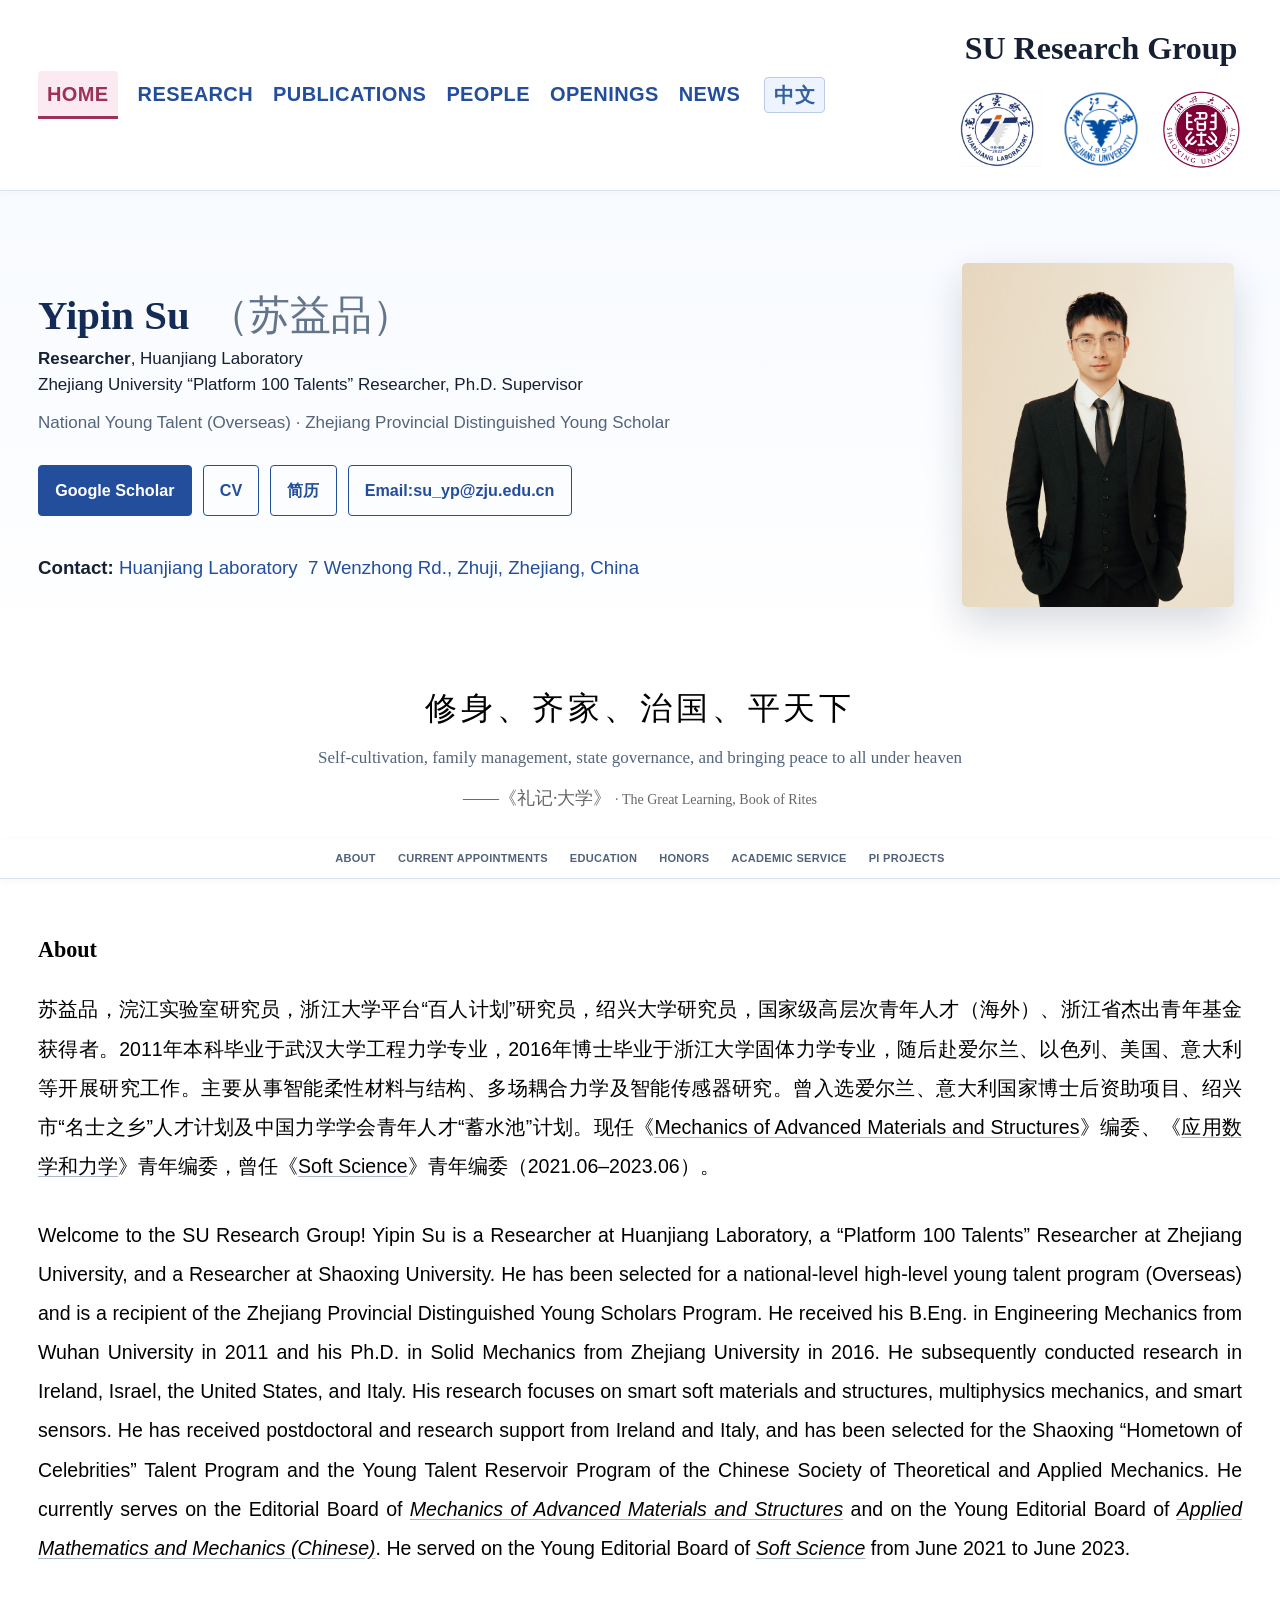
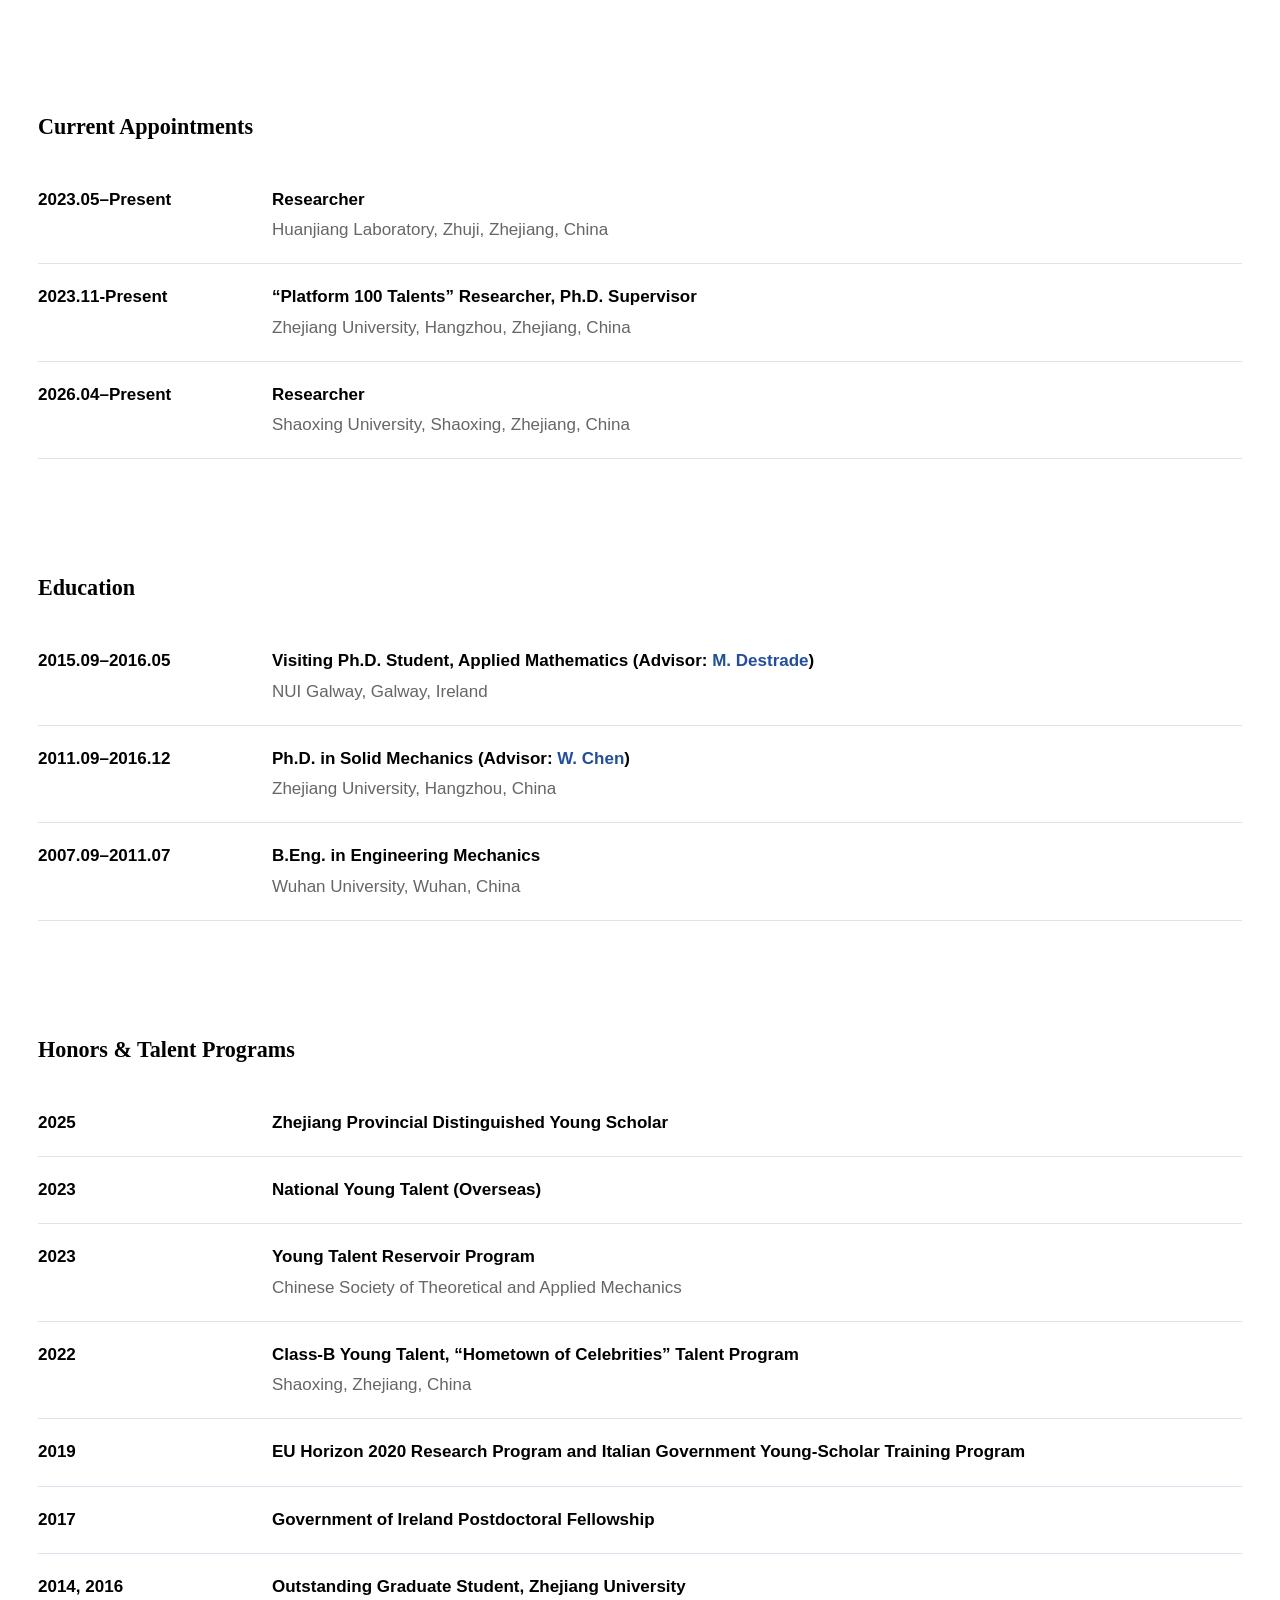
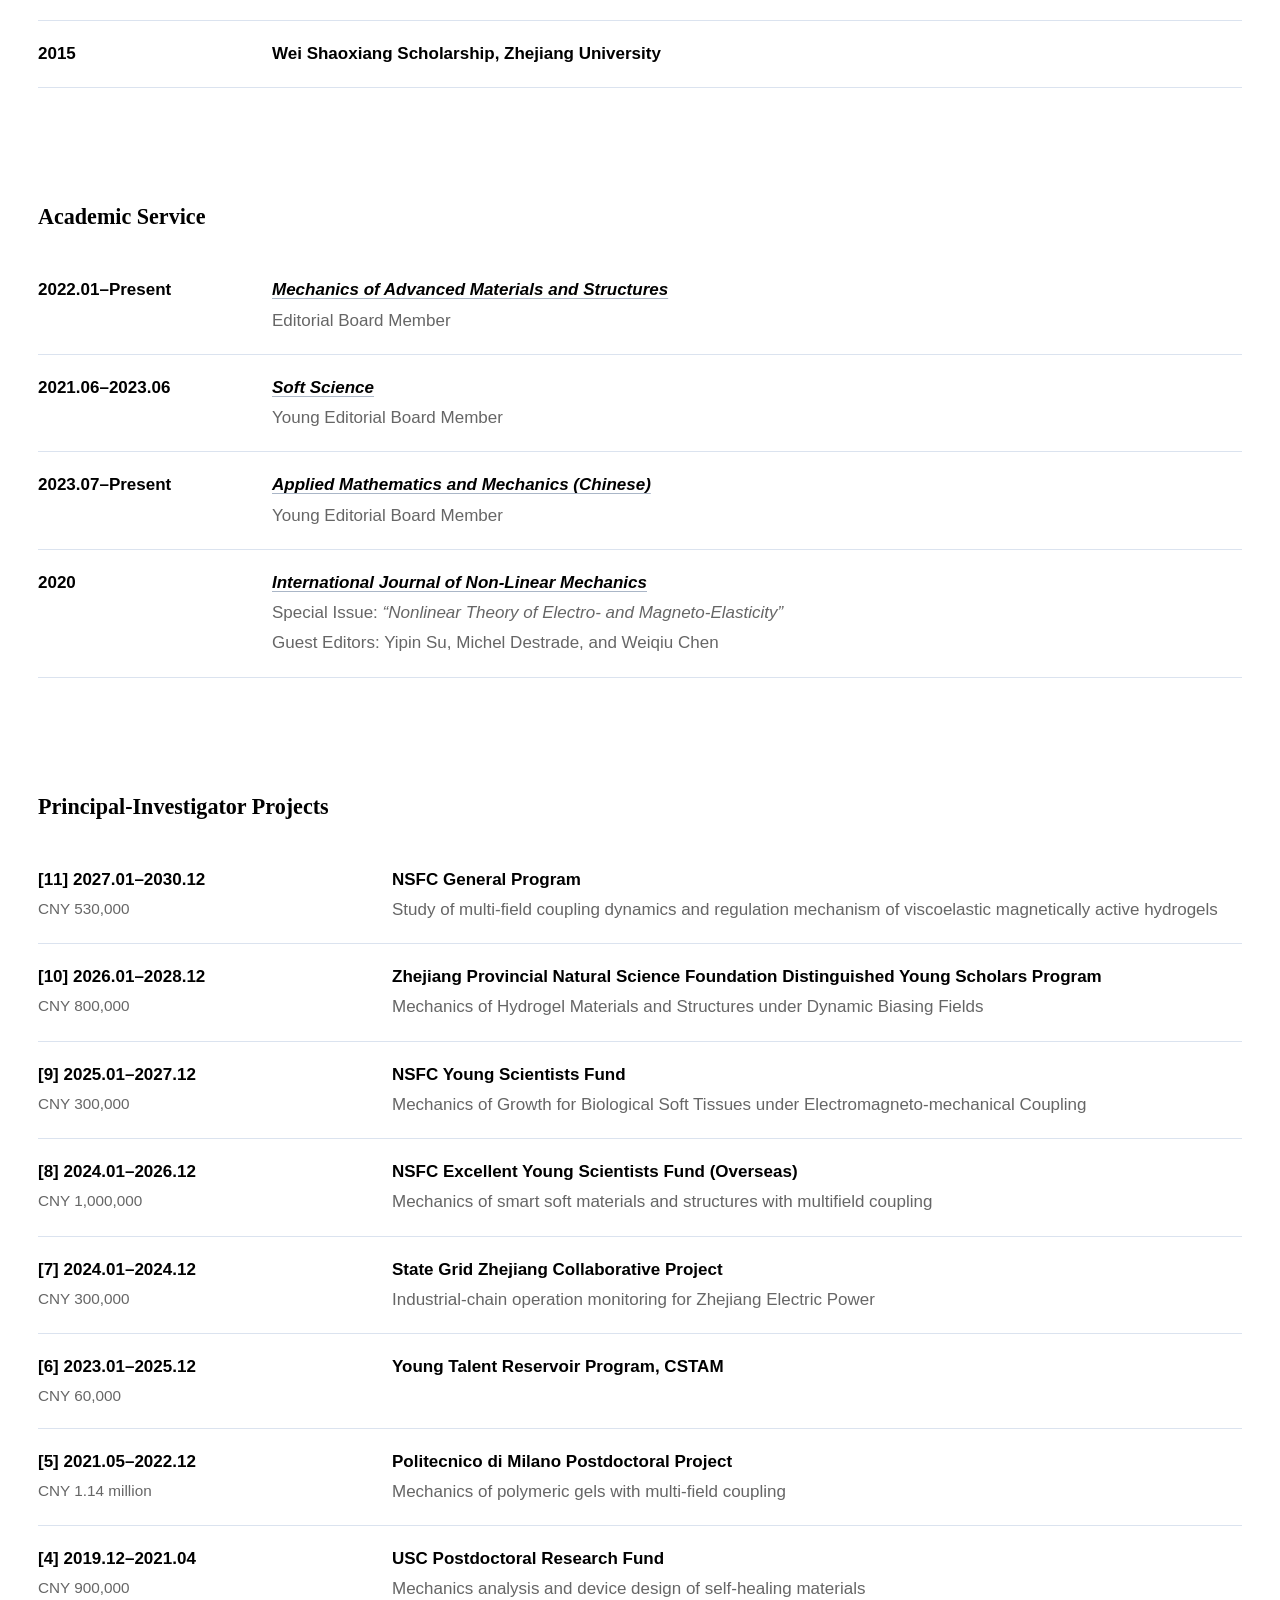
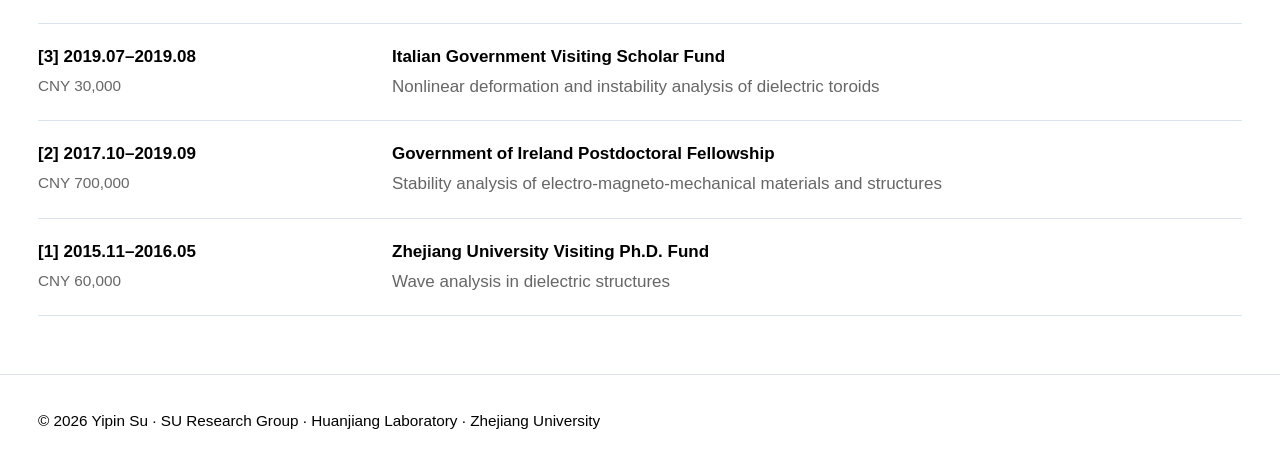
<file: index.html>
<!doctype html>
<html lang="en">
<head>
  <meta charset="utf-8">
  <meta name="viewport" content="width=device-width,initial-scale=1">
  <title>Yipin Su (苏益品) | Huanjiang Laboratory · Zhejiang University</title>
  <link rel="stylesheet" href="assets/css/style.css">
<meta name="description" content="Yipin Su (苏益品), researcher at Huanjiang Laboratory, Zhejiang University and Shaoxing University. Research in smart soft materials, nonlinear mechanics and multiphysics coupling.">
<meta name="author" content="Yipin Su (苏益品)">
<meta name="robots" content="index, follow, max-image-preview:large">
<link rel="canonical" href="https://yipinsu.cn/">
<link rel="alternate" hreflang="en" href="https://yipinsu.cn/">
<link rel="alternate" hreflang="zh-CN" href="https://yipinsu.cn/zh/">
<link rel="alternate" hreflang="x-default" href="https://yipinsu.cn/">
<meta property="og:title" content="Yipin Su (苏益品) | Huanjiang Laboratory · Zhejiang University">
<meta property="og:description" content="Yipin Su (苏益品), researcher at Huanjiang Laboratory, Zhejiang University and Shaoxing University. Research in smart soft materials, nonlinear mechanics and multiphysics coupling.">
<meta property="og:url" content="https://yipinsu.cn/">
<meta property="og:type" content="website">
<meta property="og:image" content="https://yipinsu.cn/assets/images/yipin-su-home.jpg">
<script type="application/ld+json">
{
  "@context": "https://schema.org",
  "@type": "ProfilePage",
  "url": "https://yipinsu.cn/",
  "name": "Yipin Su (苏益品) | Huanjiang Laboratory · Zhejiang University",
  "inLanguage": "en",
  "mainEntity": {
    "@type": "Person",
    "@id": "https://yipinsu.cn/#person",
    "name": "Yipin Su",
    "alternateName": "苏益品",
    "url": "https://yipinsu.cn/",
    "image": "https://yipinsu.cn/assets/images/yipin-su-home.jpg",
    "jobTitle": "Researcher",
    "affiliation": [
      {
        "alternateName": "浣江实验室",
        "@type": "Organization",
        "name": "Huanjiang Laboratory"
      },
      {
        "alternateName": "浙江大学",
        "@type": "CollegeOrUniversity",
        "name": "Zhejiang University"
      },
      {
        "alternateName": "绍兴大学",
        "@type": "CollegeOrUniversity",
        "name": "Shaoxing University"
      }
    ],
    "sameAs": [
      "https://scholar.google.com/citations?user=jMq5W5oAAAAJ"
    ]
  }
}
</script>

  <meta name="google-site-verification" content="doiVdKqytz87vHvnVcN98nh7tQ945ct7_4B4Vv3nkNY">
</head>

<body>

<header class="site-header">
  <div class="container nav">

    <div class="brand-area">
      <a class="brand" href="index.html">SU Research Group</a>

      <div class="brand-logos" aria-label="Affiliations">
        <img src="assets/images/huanjiang-lab.png" alt="Huanjiang Laboratory">
        <img src="assets/images/zhejiang-university.png" alt="Zhejiang University">
        <img src="assets/images/shaoxing-university.jpg" alt="Shaoxing University">
      </div>
    </div>

    <nav class="nav-links" aria-label="Main navigation">
      <a href="index.html" aria-current="page">HOME</a>
      <a href="research.html">RESEARCH</a>
      <a href="publications.html">PUBLICATIONS</a>
      <a href="people.html">PEOPLE</a>
      <a href="openings.html">OPENINGS</a>
      <a href="news.html">NEWS</a>
      <a class="language-switch" href="zh/index.html" lang="zh-CN">中文</a>
    </nav>

  </div>
</header>


<main>

<section class="hero">
  <div class="container hero-grid">

    <div>

      <h1 class="hero-name">
        Yipin Su <span class="hero-name-cn">（苏益品）</span>
      </h1>

      <p class="roles">
        <strong>Researcher</strong>, Huanjiang Laboratory<br>
        Zhejiang University “Platform 100 Talents” Researcher, Ph.D. Supervisor
      </p>

      <p class="honors">
        National Young Talent (Overseas) · Zhejiang Provincial Distinguished Young Scholar
      </p>

      <div class="actions">

        <a class="btn primary"
           href="https://scholar.google.com/citations?user=jMq5W5oAAAAJ"
           target="_blank"
           rel="noopener">Google Scholar</a>

        <a class="btn"
           href="assets/files/Yipin_Su_CV_EN.pdf"
           target="_blank">CV</a>

        <a class="btn"
           href="assets/files/Yipin_Su_CV_CN.pdf"
           target="_blank">简历</a>

        <a class="btn"
           href="mailto:su_yp@zju.edu.cn">Email:su_yp@zju.edu.cn</a>

      </div>

      <div class="hero-contact">
        <div class="hero-contact-info">
          <span class="contact-title">Contact:</span>

          <a class="contact-location"
             href="https://uri.amap.com/search?keyword=浣江实验室"
             target="_blank"
             rel="noopener">
            Huanjiang Laboratory&nbsp;&nbsp;7 Wenzhong Rd., Zhuji, Zhejiang, China
          </a>
        </div>
      </div>

    </div>

    <img class="hero-photo"
         src="assets/images/yipin-su-home.jpg"
         alt="Portrait of Yipin Su">

  </div>
</section>

<aside class="home-motto container" aria-label="Personal motto">
  <blockquote>
    <p class="motto-cn" lang="zh-CN">修身、齐家、治国、平天下</p>
    <p class="motto-translation" lang="en">Self-cultivation, family management, state governance, and bringing peace to all under heaven</p>
    <cite><a href="https://ctext.org/liji/da-xue/zhs" target="_blank" rel="noopener"><span lang="zh-CN">——《礼记·大学》</span><span class="motto-source-en"> · The Great Learning, Book of Rites</span></a></cite>
  </blockquote>
</aside>
<nav class="section-index" aria-label="Homepage sections">
  <div class="container section-index-links">
    <a href="#about">ABOUT</a>
    <a href="#appointments">CURRENT APPOINTMENTS</a>
    <a href="#education">EDUCATION</a>
    <a href="#honors">HONORS</a>
    <a href="#service">ACADEMIC SERVICE</a>
    <a href="#projects">PI PROJECTS</a>
  </div>
</nav>


<section id="about">
  <div class="container about-copy">

    <h2 class="section-title">About</h2>

    <p class="about-block">
      苏益品，浣江实验室研究员，浙江大学平台“百人计划”研究员，绍兴大学研究员，国家级高层次青年人才（海外）、浙江省杰出青年基金获得者。2011年本科毕业于武汉大学工程力学专业，2016年博士毕业于浙江大学固体力学专业，随后赴爱尔兰、以色列、美国、意大利等开展研究工作。主要从事智能柔性材料与结构、多场耦合力学及智能传感器研究。曾入选爱尔兰、意大利国家博士后资助项目、绍兴市“名士之乡”人才计划及中国力学学会青年人才“蓄水池”计划。现任《<a class="journal-link" href="https://www.tandfonline.com/journals/umcm20" target="_blank" rel="noopener noreferrer">Mechanics of Advanced Materials and Structures</a>》编委、《<a class="journal-link" href="http://www.applmathmech.cn/" target="_blank" rel="noopener noreferrer">应用数学和力学</a>》青年编委，曾任《<a class="journal-link" href="https://www.oaepublish.com/ss" target="_blank" rel="noopener noreferrer">Soft Science</a>》青年编委（2021.06–2023.06）。
    </p>

    <p class="about-block">
      Welcome to the SU Research Group! Yipin Su is a Researcher at Huanjiang Laboratory, a “Platform 100 Talents” Researcher at Zhejiang University, and a Researcher at Shaoxing University. He has been selected for a national-level high-level young talent program (Overseas) and is a recipient of the Zhejiang Provincial Distinguished Young Scholars Program. He received his B.Eng. in Engineering Mechanics from Wuhan University in 2011 and his Ph.D. in Solid Mechanics from Zhejiang University in 2016. He subsequently conducted research in Ireland, Israel, the United States, and Italy. His research focuses on smart soft materials and structures, multiphysics mechanics, and smart sensors. He has received postdoctoral and research support from Ireland and Italy, and has been selected for the Shaoxing “Hometown of Celebrities” Talent Program and the Young Talent Reservoir Program of the Chinese Society of Theoretical and Applied Mechanics. He currently serves on the Editorial Board of <em><a class="journal-link" href="https://www.tandfonline.com/journals/umcm20" target="_blank" rel="noopener noreferrer">Mechanics of Advanced Materials and Structures</a></em> and on the Young Editorial Board of <em><a class="journal-link" href="http://www.applmathmech.cn/" target="_blank" rel="noopener noreferrer">Applied Mathematics and Mechanics (Chinese)</a></em>. He served on the Young Editorial Board of <em><a class="journal-link" href="https://www.oaepublish.com/ss" target="_blank" rel="noopener noreferrer">Soft Science</a></em> from June 2021 to June 2023.
    </p>

  </div>
</section>


<!-- 1. Academic Appointments -->
<section id="appointments">
  <div class="container about-copy">

    <h2 class="section-title">Current Appointments</h2>

    <div class="project">
      <div class="project-id">2023.05–Present</div>
      <div>
        <div class="project-title">Researcher</div>
        <div>Huanjiang Laboratory, Zhuji, Zhejiang, China</div>
      </div>
    </div>

    <div class="project">
      <div class="project-id">2023.11-Present</div>
      <div>
        <div class="project-title">“Platform 100 Talents” Researcher, Ph.D. Supervisor</div>
        <div>Zhejiang University, Hangzhou, Zhejiang, China</div>
      </div>
    </div>

    <div class="project">
      <div class="project-id">2026.04–Present</div>
      <div>
        <div class="project-title">Researcher</div>
        <div>Shaoxing University, Shaoxing, Zhejiang, China</div>
      </div>
    </div>

  </div>
</section>


<!-- 2. Education -->
<section id="education">
  <div class="container about-copy">

    <h2 class="section-title">Education</h2>

    <div class="project">
      <div class="project-id">2015.09–2016.05</div>
      <div>
        <div class="project-title">
          Visiting Ph.D. Student, Applied Mathematics (Advisor:
          <a class="advisor-link"
             href="https://maths.universityofgalway.ie/~destrade/index.shtml"
             target="_blank"
             rel="noopener">M. Destrade</a>)
        </div>
        <div>NUI Galway, Galway, Ireland</div>
      </div>
    </div>

    <div class="project">
      <div class="project-id">2011.09–2016.12</div>
      <div>
        <div class="project-title">
          Ph.D. in Solid Mechanics (Advisor:
          <a class="advisor-link"
             href="https://person.zju.edu.cn/GB/588731.html"
             target="_blank"
             rel="noopener">W. Chen</a>)
        </div>
        <div>Zhejiang University, Hangzhou, China</div>
      </div>
    </div>

    <div class="project">
      <div class="project-id">2007.09–2011.07</div>
      <div>
        <div class="project-title">B.Eng. in Engineering Mechanics</div>
        <div>Wuhan University, Wuhan, China</div>
      </div>
    </div>

  </div>
</section>


<!-- 3. Honors & Talent Programs -->
<section id="honors">
  <div class="container about-copy">

    <h2 class="section-title">Honors &amp; Talent Programs</h2>

    <div class="project">
      <div class="project-id">2025</div>
      <div>
        <div class="project-title">Zhejiang Provincial Distinguished Young Scholar</div>
      </div>
    </div>

    <div class="project">
      <div class="project-id">2023</div>
      <div>
        <div class="project-title">National Young Talent (Overseas)</div>
      </div>
    </div>

    <div class="project">
      <div class="project-id">2023</div>
      <div>
        <div class="project-title">Young Talent Reservoir Program</div>
        <div>Chinese Society of Theoretical and Applied Mechanics</div>
      </div>
    </div>

    <div class="project">
      <div class="project-id">2022</div>
      <div>
        <div class="project-title">Class-B Young Talent, “Hometown of Celebrities” Talent Program</div>
        <div>Shaoxing, Zhejiang, China</div>
      </div>
    </div>

    <div class="project">
      <div class="project-id">2019</div>
      <div>
        <div class="project-title">EU Horizon 2020 Research Program and Italian Government Young-Scholar Training Program</div>
      </div>
    </div>

    <div class="project">
      <div class="project-id">2017</div>
      <div>
        <div class="project-title">Government of Ireland Postdoctoral Fellowship</div>
      </div>
    </div>

    <div class="project">
      <div class="project-id">2014, 2016</div>
      <div>
        <div class="project-title">Outstanding Graduate Student, Zhejiang University</div>
      </div>
    </div>

    <div class="project">
      <div class="project-id">2015</div>
      <div>
        <div class="project-title">Wei Shaoxiang Scholarship, Zhejiang University</div>
      </div>
    </div>

  </div>
</section>


<!-- 4. Academic Service -->
<section id="service">
  <div class="container about-copy">

    <h2 class="section-title">Academic Service</h2>

<div class="project">
  <div class="project-id service-label">
    2022.01–Present
  </div>
  <div>
    <div class="project-title">
      <em><a class="journal-link" href="https://www.tandfonline.com/journals/umcm20" target="_blank" rel="noopener noreferrer">Mechanics of Advanced Materials and Structures</a></em>
    </div>
    <div>Editorial Board Member</div>
  </div>
</div>

<div class="project">
  <div class="project-id service-label">
    2021.06–2023.06
  </div>
  <div>
    <div class="project-title">
      <em><a class="journal-link" href="https://www.oaepublish.com/ss" target="_blank" rel="noopener noreferrer">Soft Science</a></em>
    </div>
    <div>Young Editorial Board Member</div>
  </div>
</div>

<div class="project">
  <div class="project-id service-label">
    2023.07–Present
  </div>
  <div>
    <div class="project-title">
      <em><a class="journal-link" href="http://www.applmathmech.cn/" target="_blank" rel="noopener noreferrer">Applied Mathematics and Mechanics (Chinese)</a></em>
    </div>
    <div>Young Editorial Board Member</div>
  </div>
</div>

<div class="project">
  <div class="project-id service-label">
    2020
  </div>
  <div>
    <div class="project-title">
      <em><a class="journal-link" href="https://www.sciencedirect.com/journal/international-journal-of-non-linear-mechanics" target="_blank" rel="noopener noreferrer">International Journal of Non-Linear Mechanics</a></em>
    </div>
    <div>
      Special Issue:
      <em>“Nonlinear Theory of Electro- and Magneto-Elasticity”</em>
    </div>
    <div>
      Guest Editors: Yipin Su, Michel Destrade, and Weiqiu Chen
    </div>
  </div>
</div>

  </div>
</section>

<!-- Principal-Investigator Projects -->
<section class="home-projects" id="projects">
  <div class="container">

    <h2 class="section-title">Principal-Investigator Projects</h2>

    <div class="project">
      <div>
        <div class="project-id project-date">[11] 2027.01–2030.12</div>
        <div class="note">CNY 530,000</div>
      </div>
      <div>
        <div class="project-title">NSFC General Program</div>
        <div>Study of multi-field coupling dynamics and regulation mechanism of viscoelastic magnetically active hydrogels</div>
      </div>
    </div>

    <div class="project">
      <div>
        <div class="project-id project-date">[10] 2026.01–2028.12</div>
        <div class="note">CNY 800,000</div>
      </div>
      <div>
        <div class="project-title">Zhejiang Provincial Natural Science Foundation Distinguished Young Scholars Program</div>
        <div>Mechanics of Hydrogel Materials and Structures under Dynamic Biasing Fields</div>
      </div>
    </div>

    <div class="project">
      <div>
        <div class="project-id project-date">[9] 2025.01–2027.12</div>
        <div class="note">CNY 300,000</div>
      </div>
      <div>
        <div class="project-title">NSFC Young Scientists Fund</div>
        <div>Mechanics of Growth for Biological Soft Tissues under Electromagneto-mechanical Coupling</div>
      </div>
    </div>

    <div class="project">
      <div>
        <div class="project-id project-date">[8] 2024.01–2026.12</div>
        <div class="note">CNY 1,000,000</div>
      </div>
      <div>
        <div class="project-title">NSFC Excellent Young Scientists Fund (Overseas)</div>
        <div>Mechanics of smart soft materials and structures with multifield coupling</div>
      </div>
    </div>

    <div class="project">
      <div>
        <div class="project-id project-date">[7] 2024.01–2024.12</div>
        <div class="note">CNY 300,000</div>
      </div>
      <div>
        <div class="project-title">State Grid Zhejiang Collaborative Project</div>
        <div>Industrial-chain operation monitoring for Zhejiang Electric Power</div>
      </div>
    </div>

    <div class="project">
      <div>
        <div class="project-id project-date">[6] 2023.01–2025.12</div>
        <div class="note">CNY 60,000</div>
      </div>
      <div>
        <div class="project-title">Young Talent Reservoir Program, CSTAM</div>
      </div>
    </div>

    <div class="project">
      <div>
        <div class="project-id project-date">[5] 2021.05–2022.12</div>
        <div class="note">CNY 1.14 million</div>
      </div>
      <div>
        <div class="project-title">Politecnico di Milano Postdoctoral Project</div>
        <div>Mechanics of polymeric gels with multi-field coupling</div>
      </div>
    </div>

    <div class="project">
      <div>
        <div class="project-id project-date">[4] 2019.12–2021.04</div>
        <div class="note">CNY 900,000</div>
      </div>
      <div>
        <div class="project-title">USC Postdoctoral Research Fund</div>
        <div>Mechanics analysis and device design of self-healing materials</div>
      </div>
    </div>

    <div class="project">
      <div>
        <div class="project-id project-date">[3] 2019.07–2019.08</div>
        <div class="note">CNY 30,000</div>
      </div>
      <div>
        <div class="project-title">Italian Government Visiting Scholar Fund</div>
        <div>Nonlinear deformation and instability analysis of dielectric toroids</div>
      </div>
    </div>

    <div class="project">
      <div>
        <div class="project-id project-date">[2] 2017.10–2019.09</div>
        <div class="note">CNY 700,000</div>
      </div>
      <div>
        <div class="project-title">Government of Ireland Postdoctoral Fellowship</div>
        <div>Stability analysis of electro-magneto-mechanical materials and structures</div>
      </div>
    </div>

    <div class="project">
      <div>
        <div class="project-id project-date">[1] 2015.11–2016.05</div>
        <div class="note">CNY 60,000</div>
      </div>
      <div>
        <div class="project-title">Zhejiang University Visiting Ph.D. Fund</div>
        <div>Wave analysis in dielectric structures</div>
      </div>
    </div>

  </div>
</section>
</main>


<footer class="footer">
  <div class="container">
    © 2026 Yipin Su · SU Research Group · Huanjiang Laboratory · Zhejiang University
  </div>
</footer>

</body>
</html>
</file>
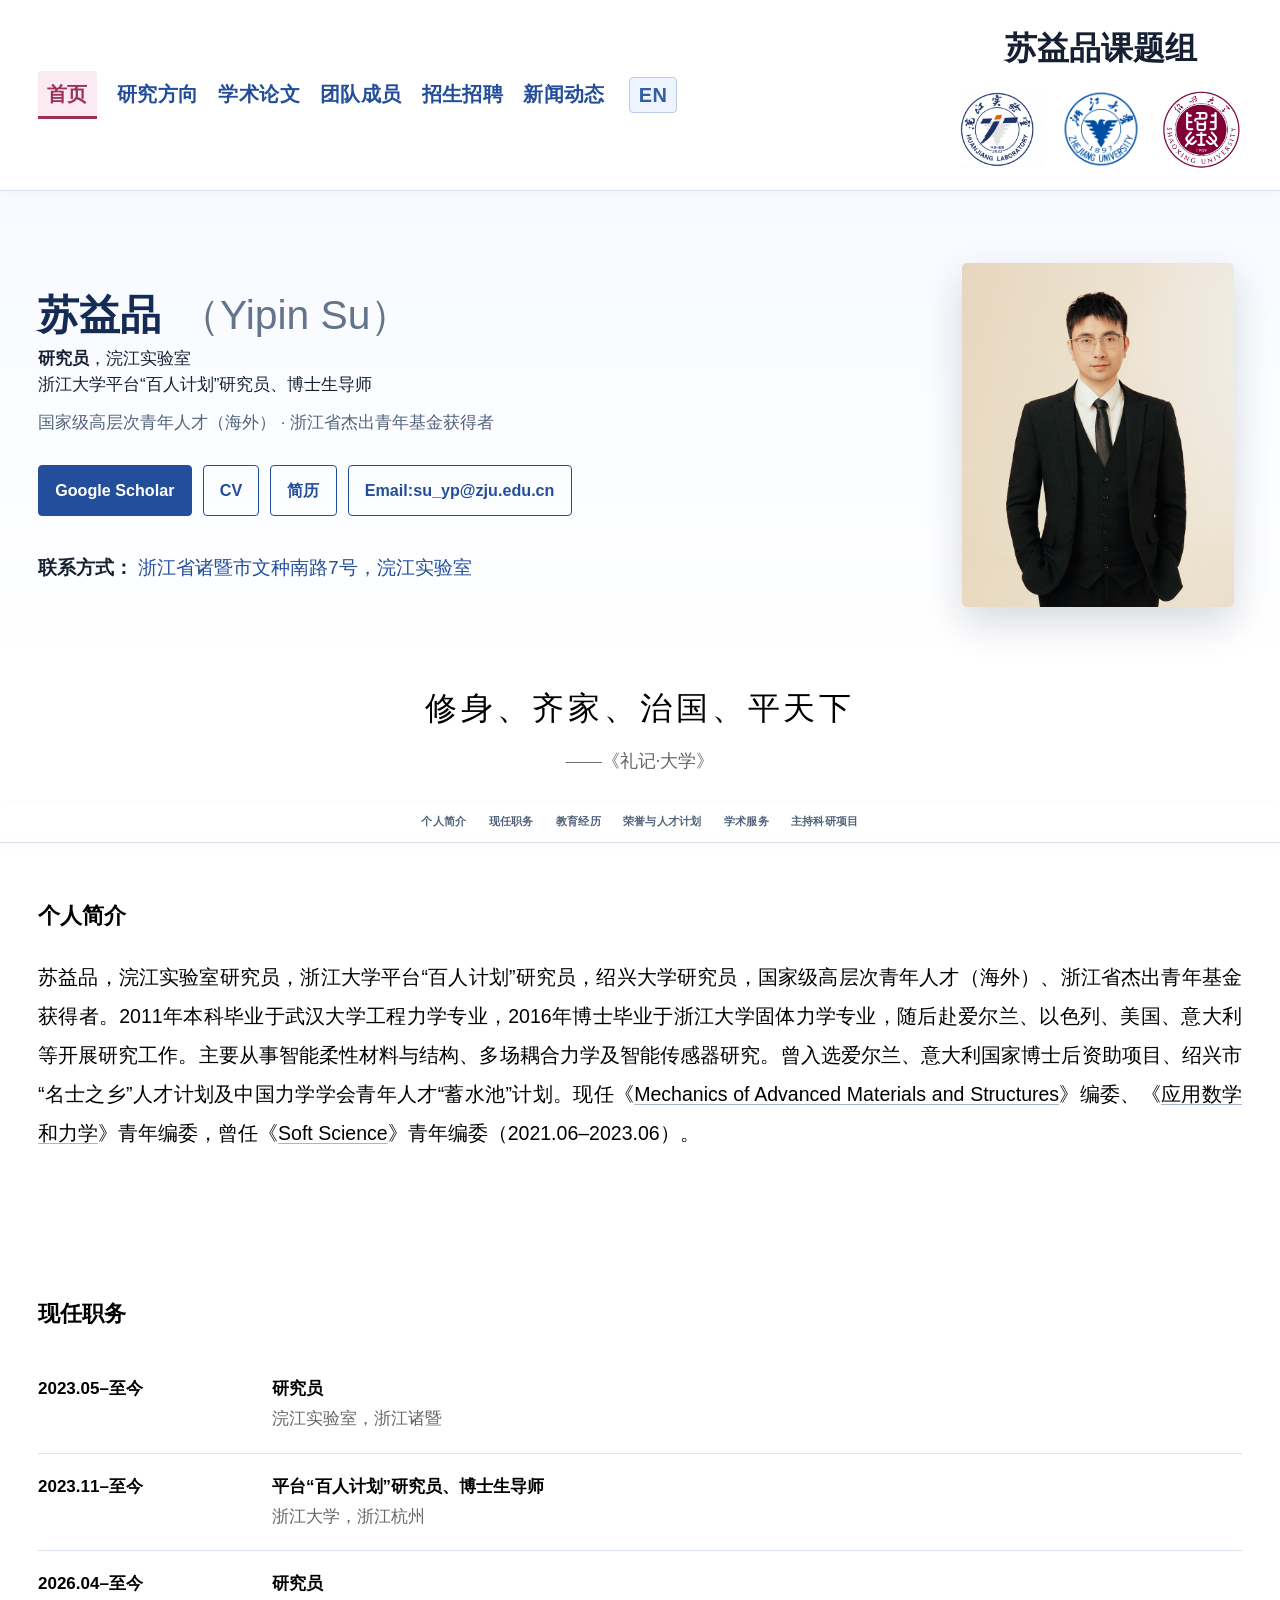
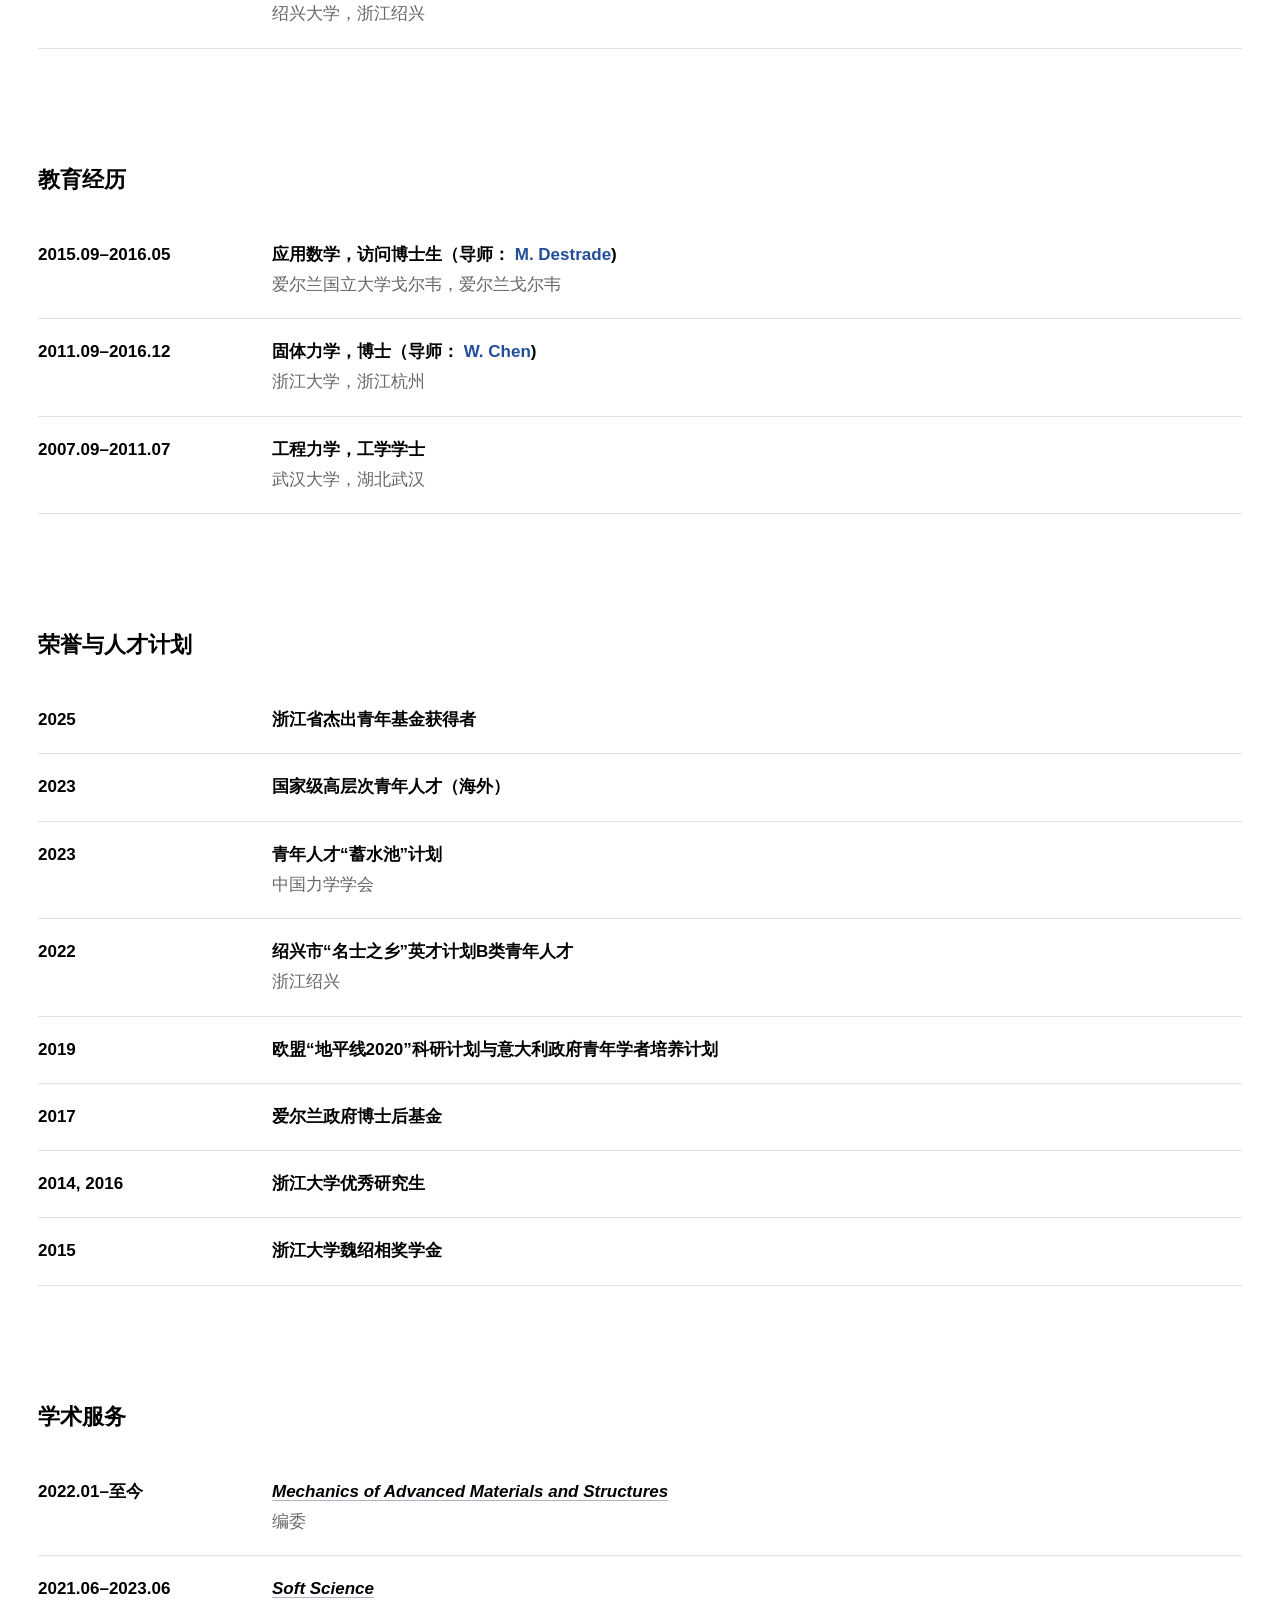
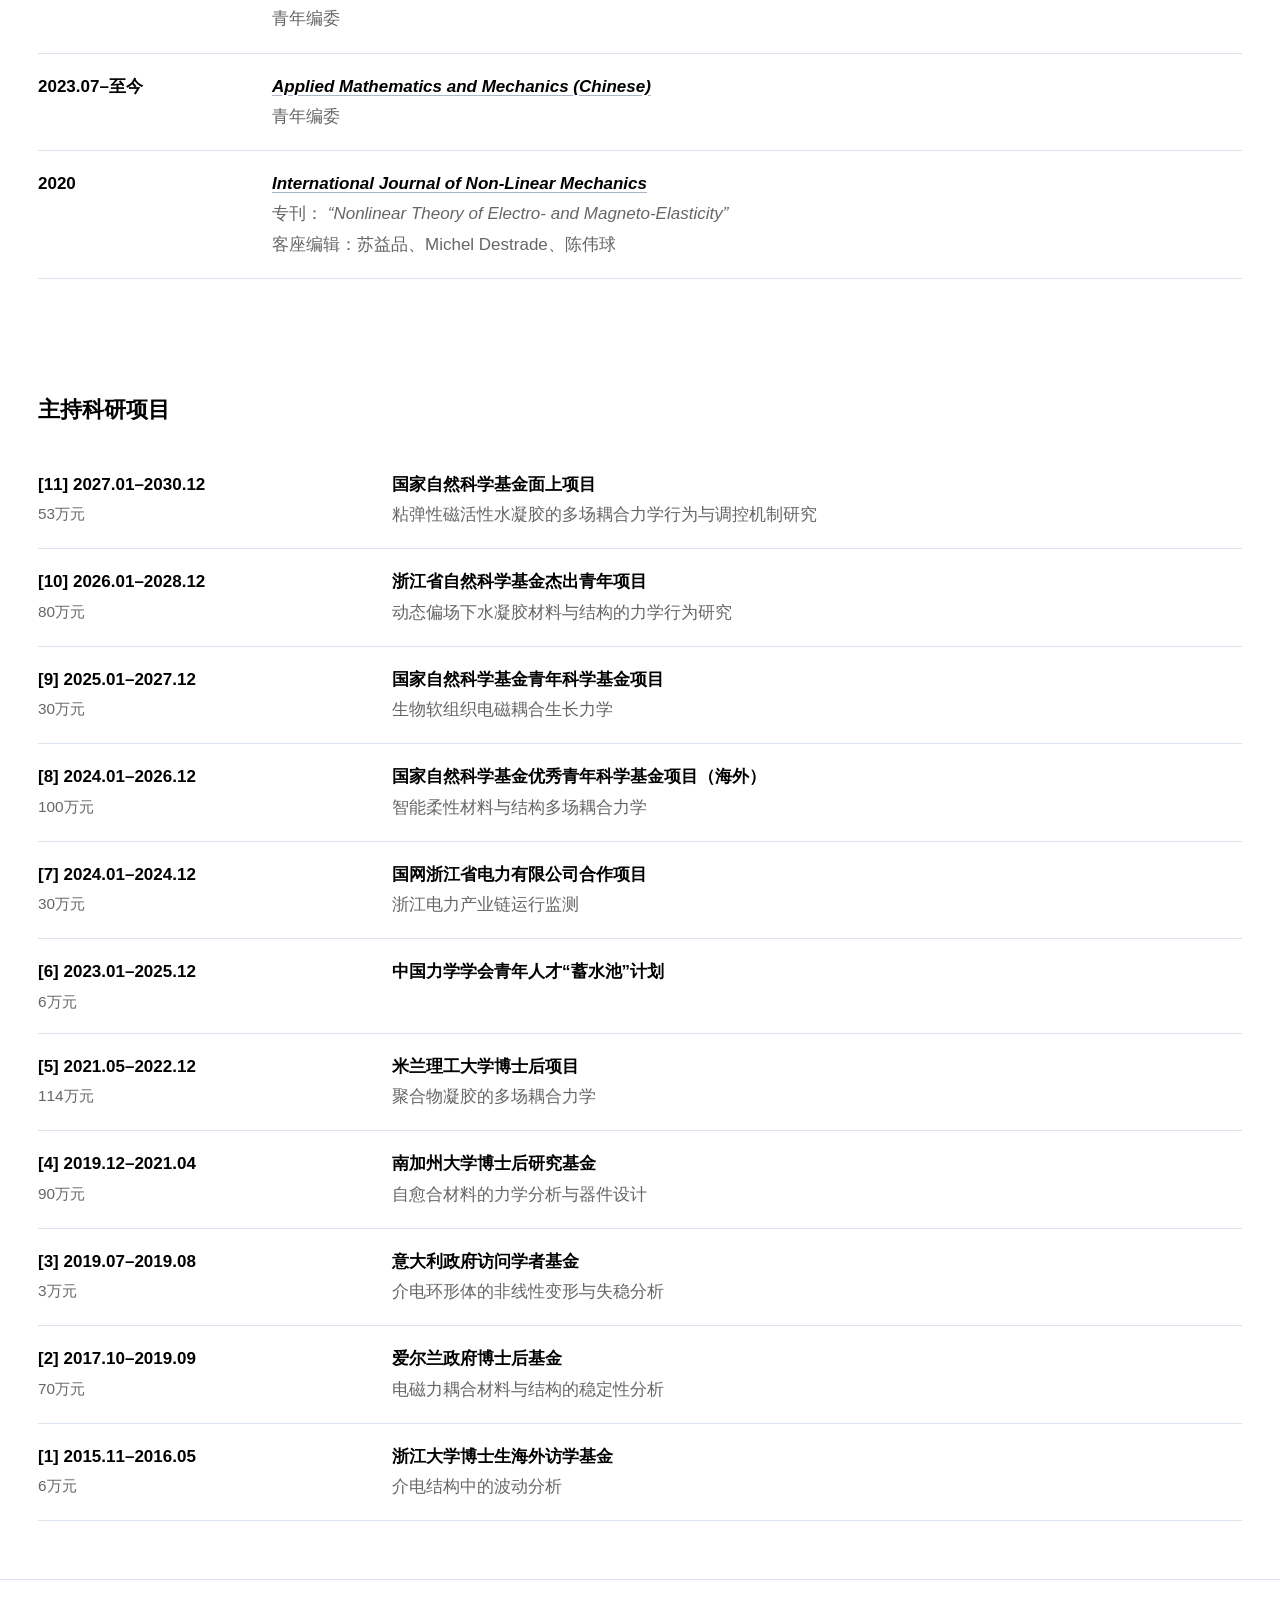
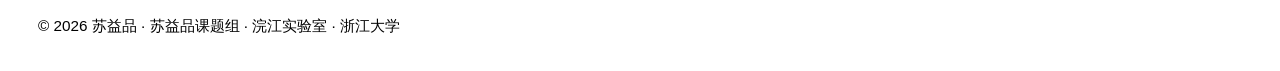
<file: zh/index.html>
<!doctype html>
<html lang="zh-CN">
<head>
  <meta charset="utf-8">
  <meta name="viewport" content="width=device-width,initial-scale=1">
  <title>苏益品（Yipin Su）｜浣江实验室 · 浙江大学 · 绍兴大学</title>
  <link rel="stylesheet" href="assets/css/style.css">
<meta name="description" content="苏益品（Yipin Su），浣江实验室研究员、浙江大学平台百人计划研究员、绍兴大学研究员、博士生导师。研究方向包括智能柔性材料与结构、非线性固体力学及多场耦合力学。">
<meta name="author" content="Yipin Su (苏益品)">
<meta name="robots" content="index, follow, max-image-preview:large">
<link rel="canonical" href="https://yipinsu.cn/zh/">
<link rel="alternate" hreflang="en" href="https://yipinsu.cn/">
<link rel="alternate" hreflang="zh-CN" href="https://yipinsu.cn/zh/">
<link rel="alternate" hreflang="x-default" href="https://yipinsu.cn/">
<meta property="og:title" content="苏益品（Yipin Su）｜浣江实验室 · 浙江大学 · 绍兴大学">
<meta property="og:description" content="苏益品（Yipin Su），浣江实验室研究员、浙江大学平台百人计划研究员、绍兴大学研究员、博士生导师。研究方向包括智能柔性材料与结构、非线性固体力学及多场耦合力学。">
<meta property="og:url" content="https://yipinsu.cn/zh/">
<meta property="og:type" content="website">
<meta property="og:image" content="https://yipinsu.cn/assets/images/yipin-su-home.jpg">
<script type="application/ld+json">
{
  "@context": "https://schema.org",
  "@type": "ProfilePage",
  "url": "https://yipinsu.cn/zh/",
  "name": "苏益品（Yipin Su）｜浣江实验室 · 浙江大学 · 绍兴大学",
  "inLanguage": "zh-CN",
  "mainEntity": {
    "@type": "Person",
    "@id": "https://yipinsu.cn/#person",
    "name": "Yipin Su",
    "alternateName": "苏益品",
    "url": "https://yipinsu.cn/",
    "image": "https://yipinsu.cn/assets/images/yipin-su-home.jpg",
    "jobTitle": "Researcher",
    "affiliation": [
      {
        "alternateName": "浣江实验室",
        "@type": "Organization",
        "name": "Huanjiang Laboratory"
      },
      {
        "alternateName": "浙江大学",
        "@type": "CollegeOrUniversity",
        "name": "Zhejiang University"
      },
      {
        "alternateName": "绍兴大学",
        "@type": "CollegeOrUniversity",
        "name": "Shaoxing University"
      }
    ],
    "sameAs": [
      "https://scholar.google.com/citations?user=jMq5W5oAAAAJ"
    ]
  }
}
</script>

  <meta name="google-site-verification" content="doiVdKqytz87vHvnVcN98nh7tQ945ct7_4B4Vv3nkNY">
</head>

<body>

<header class="site-header">
  <div class="container nav">

    <div class="brand-area">
      <a class="brand" href="index.html">苏益品课题组</a>

      <div class="brand-logos" aria-label="所属单位">
        <img src="assets/images/huanjiang-lab.png" alt="浣江实验室">
        <img src="assets/images/zhejiang-university.png" alt="浙江大学">
        <img src="assets/images/shaoxing-university.jpg" alt="绍兴大学">
      </div>
    </div>

    <nav class="nav-links" aria-label="主导航">
      <a href="index.html" aria-current="page">首页</a>
      <a href="research.html">研究方向</a>
      <a href="publications.html">学术论文</a>
      <a href="people.html">团队成员</a>
      <a href="openings.html">招生招聘</a>
      <a href="news.html">新闻动态</a>
      <a class="language-switch" href="../index.html" lang="en">EN</a>
    </nav>

  </div>
</header>


<main>

<section class="hero">
  <div class="container hero-grid">

    <div>

      <h1 class="hero-name">
        苏益品 <span class="hero-name-cn">（Yipin Su）</span>
      </h1>

      <p class="roles">
        <strong>研究员</strong>，浣江实验室<br>
        浙江大学平台“百人计划”研究员、博士生导师
      </p>

      <p class="honors">
        国家级高层次青年人才（海外） · 浙江省杰出青年基金获得者
      </p>

      <div class="actions">

        <a class="btn primary"
           href="https://scholar.google.com/citations?user=jMq5W5oAAAAJ"
           target="_blank"
           rel="noopener">Google Scholar</a>

        <a class="btn"
           href="assets/files/Yipin_Su_CV_EN.pdf"
           target="_blank">CV</a>

        <a class="btn"
           href="assets/files/Yipin_Su_CV_CN.pdf"
           target="_blank">简历</a>

        <a class="btn"
           href="mailto:su_yp@zju.edu.cn">Email:su_yp@zju.edu.cn</a>

      </div>

      <div class="hero-contact">
        <div class="hero-contact-info">
          <span class="contact-title">联系方式：</span>

          <a class="contact-location"
             href="https://uri.amap.com/search?keyword=浣江实验室"
             target="_blank"
             rel="noopener">
            浙江省诸暨市文种南路7号，浣江实验室
          </a>
        </div>
      </div>

    </div>

    <img class="hero-photo"
         src="assets/images/yipin-su-home.jpg"
         alt="苏益品个人照片">

  </div>
</section>

<aside class="home-motto container" aria-label="Personal motto">
  <blockquote>
    <p class="motto-cn" lang="zh-CN">修身、齐家、治国、平天下</p>

    <cite><a href="https://ctext.org/liji/da-xue/zhs" target="_blank" rel="noopener">——《礼记·大学》</a></cite>
  </blockquote>
</aside>
<nav class="section-index" aria-label="首页内容索引">
  <div class="container section-index-links">
    <a href="#about">个人简介</a>
    <a href="#appointments">现任职务</a>
    <a href="#education">教育经历</a>
    <a href="#honors">荣誉与人才计划</a>
    <a href="#service">学术服务</a>
    <a href="#projects">主持科研项目</a>
  </div>
</nav>


<section id="about">
  <div class="container about-copy">

    <h2 class="section-title">个人简介</h2>

    <p class="about-block">
      苏益品，浣江实验室研究员，浙江大学平台“百人计划”研究员，绍兴大学研究员，国家级高层次青年人才（海外）、浙江省杰出青年基金获得者。2011年本科毕业于武汉大学工程力学专业，2016年博士毕业于浙江大学固体力学专业，随后赴爱尔兰、以色列、美国、意大利等开展研究工作。主要从事智能柔性材料与结构、多场耦合力学及智能传感器研究。曾入选爱尔兰、意大利国家博士后资助项目、绍兴市“名士之乡”人才计划及中国力学学会青年人才“蓄水池”计划。现任《<a class="journal-link" href="https://www.tandfonline.com/journals/umcm20" target="_blank" rel="noopener noreferrer">Mechanics of Advanced Materials and Structures</a>》编委、《<a class="journal-link" href="http://www.applmathmech.cn/" target="_blank" rel="noopener noreferrer">应用数学和力学</a>》青年编委，曾任《<a class="journal-link" href="https://www.oaepublish.com/ss" target="_blank" rel="noopener noreferrer">Soft Science</a>》青年编委（2021.06–2023.06）。
    </p>

  </div>
</section>


<!-- 1. Academic Appointments -->
<section id="appointments">
  <div class="container about-copy">

    <h2 class="section-title">现任职务</h2>

    <div class="project">
      <div class="project-id">2023.05–至今</div>
      <div>
        <div class="project-title">研究员</div>
        <div>浣江实验室，浙江诸暨</div>
      </div>
    </div>

    <div class="project">
      <div class="project-id">2023.11–至今</div>
      <div>
        <div class="project-title">平台“百人计划”研究员、博士生导师</div>
        <div>浙江大学，浙江杭州</div>
      </div>
    </div>

    <div class="project">
      <div class="project-id">2026.04–至今</div>
      <div>
        <div class="project-title">研究员</div>
        <div>绍兴大学，浙江绍兴</div>
      </div>
    </div>

  </div>
</section>


<!-- 2. Education -->
<section id="education">
  <div class="container about-copy">

    <h2 class="section-title">教育经历</h2>

    <div class="project">
      <div class="project-id">2015.09–2016.05</div>
      <div>
        <div class="project-title">
          应用数学，访问博士生（导师：
          <a class="advisor-link"
             href="https://maths.universityofgalway.ie/~destrade/index.shtml"
             target="_blank"
             rel="noopener">M. Destrade</a>)
        </div>
        <div>爱尔兰国立大学戈尔韦，爱尔兰戈尔韦</div>
      </div>
    </div>

    <div class="project">
      <div class="project-id">2011.09–2016.12</div>
      <div>
        <div class="project-title">
          固体力学，博士（导师：
          <a class="advisor-link"
             href="https://person.zju.edu.cn/GB/588731.html"
             target="_blank"
             rel="noopener">W. Chen</a>)
        </div>
        <div>浙江大学，浙江杭州</div>
      </div>
    </div>

    <div class="project">
      <div class="project-id">2007.09–2011.07</div>
      <div>
        <div class="project-title">工程力学，工学学士</div>
        <div>武汉大学，湖北武汉</div>
      </div>
    </div>

  </div>
</section>


<!-- 3. Honors & Talent Programs -->
<section id="honors">
  <div class="container about-copy">

    <h2 class="section-title">荣誉与人才计划</h2>

    <div class="project">
      <div class="project-id">2025</div>
      <div>
        <div class="project-title">浙江省杰出青年基金获得者</div>
      </div>
    </div>

    <div class="project">
      <div class="project-id">2023</div>
      <div>
        <div class="project-title">国家级高层次青年人才（海外）</div>
      </div>
    </div>

    <div class="project">
      <div class="project-id">2023</div>
      <div>
        <div class="project-title">青年人才“蓄水池”计划</div>
        <div>中国力学学会</div>
      </div>
    </div>

    <div class="project">
      <div class="project-id">2022</div>
      <div>
        <div class="project-title">绍兴市“名士之乡”英才计划B类青年人才</div>
        <div>浙江绍兴</div>
      </div>
    </div>

    <div class="project">
      <div class="project-id">2019</div>
      <div>
        <div class="project-title">欧盟“地平线2020”科研计划与意大利政府青年学者培养计划</div>
      </div>
    </div>

    <div class="project">
      <div class="project-id">2017</div>
      <div>
        <div class="project-title">爱尔兰政府博士后基金</div>
      </div>
    </div>

    <div class="project">
      <div class="project-id">2014, 2016</div>
      <div>
        <div class="project-title">浙江大学优秀研究生</div>
      </div>
    </div>

    <div class="project">
      <div class="project-id">2015</div>
      <div>
        <div class="project-title">浙江大学魏绍相奖学金</div>
      </div>
    </div>

  </div>
</section>


<!-- 4. Academic Service -->
<section id="service">
  <div class="container about-copy">

    <h2 class="section-title">学术服务</h2>

<div class="project">
  <div class="project-id service-label">
    2022.01–至今
  </div>
  <div>
    <div class="project-title">
      <em><a class="journal-link" href="https://www.tandfonline.com/journals/umcm20" target="_blank" rel="noopener noreferrer">Mechanics of Advanced Materials and Structures</a></em>
    </div>
    <div>编委</div>
  </div>
</div>

<div class="project">
  <div class="project-id service-label">
    2021.06–2023.06
  </div>
  <div>
    <div class="project-title">
      <em><a class="journal-link" href="https://www.oaepublish.com/ss" target="_blank" rel="noopener noreferrer">Soft Science</a></em>
    </div>
    <div>青年编委</div>
  </div>
</div>

<div class="project">
  <div class="project-id service-label">
    2023.07–至今
  </div>
  <div>
    <div class="project-title">
      <em><a class="journal-link" href="http://www.applmathmech.cn/" target="_blank" rel="noopener noreferrer">Applied Mathematics and Mechanics (Chinese)</a></em>
    </div>
    <div>青年编委</div>
  </div>
</div>

<div class="project">
  <div class="project-id service-label">
    2020
  </div>
  <div>
    <div class="project-title">
      <em><a class="journal-link" href="https://www.sciencedirect.com/journal/international-journal-of-non-linear-mechanics" target="_blank" rel="noopener noreferrer">International Journal of Non-Linear Mechanics</a></em>
    </div>
    <div>
      专刊：
      <em>“Nonlinear Theory of Electro- and Magneto-Elasticity”</em>
    </div>
    <div>
      客座编辑：苏益品、Michel Destrade、陈伟球
    </div>
  </div>
</div>

  </div>
</section>

<!-- Principal-Investigator Projects -->
<section class="home-projects" id="projects">
  <div class="container">

    <h2 class="section-title">主持科研项目</h2>

    <div class="project">
      <div>
        <div class="project-id project-date">[11] 2027.01–2030.12</div>
        <div class="note">53万元</div>
      </div>
      <div>
        <div class="project-title">国家自然科学基金面上项目</div>
        <div>粘弹性磁活性水凝胶的多场耦合力学行为与调控机制研究</div>
      </div>
    </div>

    <div class="project">
      <div>
        <div class="project-id project-date">[10] 2026.01–2028.12</div>
        <div class="note">80万元</div>
      </div>
      <div>
        <div class="project-title">浙江省自然科学基金杰出青年项目</div>
        <div>动态偏场下水凝胶材料与结构的力学行为研究</div>
      </div>
    </div>

    <div class="project">
      <div>
        <div class="project-id project-date">[9] 2025.01–2027.12</div>
        <div class="note">30万元</div>
      </div>
      <div>
        <div class="project-title">国家自然科学基金青年科学基金项目</div>
        <div>生物软组织电磁耦合生长力学</div>
      </div>
    </div>

    <div class="project">
      <div>
        <div class="project-id project-date">[8] 2024.01–2026.12</div>
        <div class="note">100万元</div>
      </div>
      <div>
        <div class="project-title">国家自然科学基金优秀青年科学基金项目（海外）</div>
        <div>智能柔性材料与结构多场耦合力学</div>
      </div>
    </div>

    <div class="project">
      <div>
        <div class="project-id project-date">[7] 2024.01–2024.12</div>
        <div class="note">30万元</div>
      </div>
      <div>
        <div class="project-title">国网浙江省电力有限公司合作项目</div>
        <div>浙江电力产业链运行监测</div>
      </div>
    </div>

    <div class="project">
      <div>
        <div class="project-id project-date">[6] 2023.01–2025.12</div>
        <div class="note">6万元</div>
      </div>
      <div>
        <div class="project-title">中国力学学会青年人才“蓄水池”计划</div>
      </div>
    </div>

    <div class="project">
      <div>
        <div class="project-id project-date">[5] 2021.05–2022.12</div>
        <div class="note">114万元</div>
      </div>
      <div>
        <div class="project-title">米兰理工大学博士后项目</div>
        <div>聚合物凝胶的多场耦合力学</div>
      </div>
    </div>

    <div class="project">
      <div>
        <div class="project-id project-date">[4] 2019.12–2021.04</div>
        <div class="note">90万元</div>
      </div>
      <div>
        <div class="project-title">南加州大学博士后研究基金</div>
        <div>自愈合材料的力学分析与器件设计</div>
      </div>
    </div>

    <div class="project">
      <div>
        <div class="project-id project-date">[3] 2019.07–2019.08</div>
        <div class="note">3万元</div>
      </div>
      <div>
        <div class="project-title">意大利政府访问学者基金</div>
        <div>介电环形体的非线性变形与失稳分析</div>
      </div>
    </div>

    <div class="project">
      <div>
        <div class="project-id project-date">[2] 2017.10–2019.09</div>
        <div class="note">70万元</div>
      </div>
      <div>
        <div class="project-title">爱尔兰政府博士后基金</div>
        <div>电磁力耦合材料与结构的稳定性分析</div>
      </div>
    </div>

    <div class="project">
      <div>
        <div class="project-id project-date">[1] 2015.11–2016.05</div>
        <div class="note">6万元</div>
      </div>
      <div>
        <div class="project-title">浙江大学博士生海外访学基金</div>
        <div>介电结构中的波动分析</div>
      </div>
    </div>

  </div>
</section>
</main>


<footer class="footer">
  <div class="container">
    © 2026 苏益品 · 苏益品课题组 · 浣江实验室 · 浙江大学
  </div>
</footer>

</body>
</html>
</file>
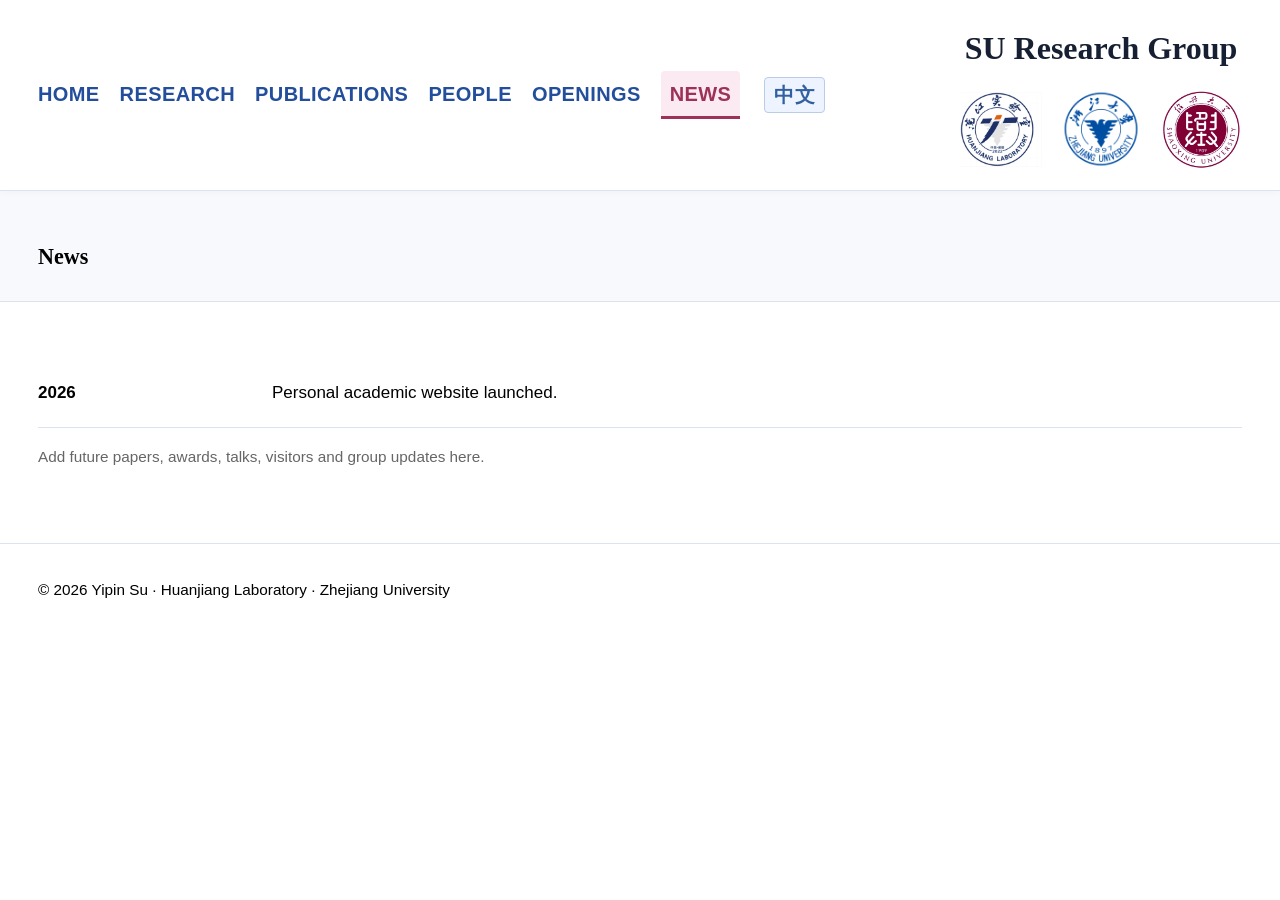
<file: news.html>
<!doctype html><html lang="en"><head><meta charset="utf-8"><meta name="viewport" content="width=device-width,initial-scale=1"><title>News | SU Research Group · Yipin Su</title><link rel="stylesheet" href="assets/css/style.css"><meta name="description" content="News and updates page for Yipin Su (苏益品) and SU Research Group at Huanjiang Laboratory and Zhejiang University.">
<meta name="author" content="Yipin Su (苏益品)">
<meta name="robots" content="index, follow, max-image-preview:large">
<link rel="canonical" href="https://yipinsu.cn/news.html">
<link rel="alternate" hreflang="en" href="https://yipinsu.cn/news.html">
<link rel="alternate" hreflang="zh-CN" href="https://yipinsu.cn/zh/news.html">
<link rel="alternate" hreflang="x-default" href="https://yipinsu.cn/news.html">
<meta property="og:title" content="News | SU Research Group · Yipin Su">
<meta property="og:description" content="News and updates page for Yipin Su (苏益品) and SU Research Group at Huanjiang Laboratory and Zhejiang University.">
<meta property="og:url" content="https://yipinsu.cn/news.html">
<meta property="og:type" content="website">
<meta property="og:image" content="https://yipinsu.cn/assets/images/yipin-su-home.jpg">
</head><body><header class="site-header">
  <div class="container nav">
    <div class="brand-area">
  <a class="brand" href="index.html">SU Research Group</a>

  <div class="brand-logos" aria-label="Affiliations">
    <img src="assets/images/huanjiang-lab.png"
         alt="Huanjiang Laboratory">
    <img src="assets/images/zhejiang-university.png"
         alt="Zhejiang University">
    <img src="assets/images/shaoxing-university.jpg"
         alt="Shaoxing University">
  </div>
</div>

<nav class="nav-links" aria-label="Main navigation">
      <a href="index.html">HOME</a>
      <a href="research.html">RESEARCH</a>
      <a href="publications.html">PUBLICATIONS</a>
      <a href="people.html">PEOPLE</a>
      <a href="openings.html">OPENINGS</a>
      <a href="news.html" aria-current="page">NEWS</a>
      <a class="language-switch" href="zh/news.html" lang="zh-CN">中文</a>
    </nav>
  </div>
</header><main><div class="page-head"><div class="container"><h1>News</h1></div></div><section><div class="container"><div class="project"><div class="project-id">2026</div><div>Personal academic website launched.</div></div><p class="note">Add future papers, awards, talks, visitors and group updates here.</p></div></section></main><footer class="footer"><div class="container">© 2026 Yipin Su · Huanjiang Laboratory · Zhejiang University</div></footer></body></html>
</file>
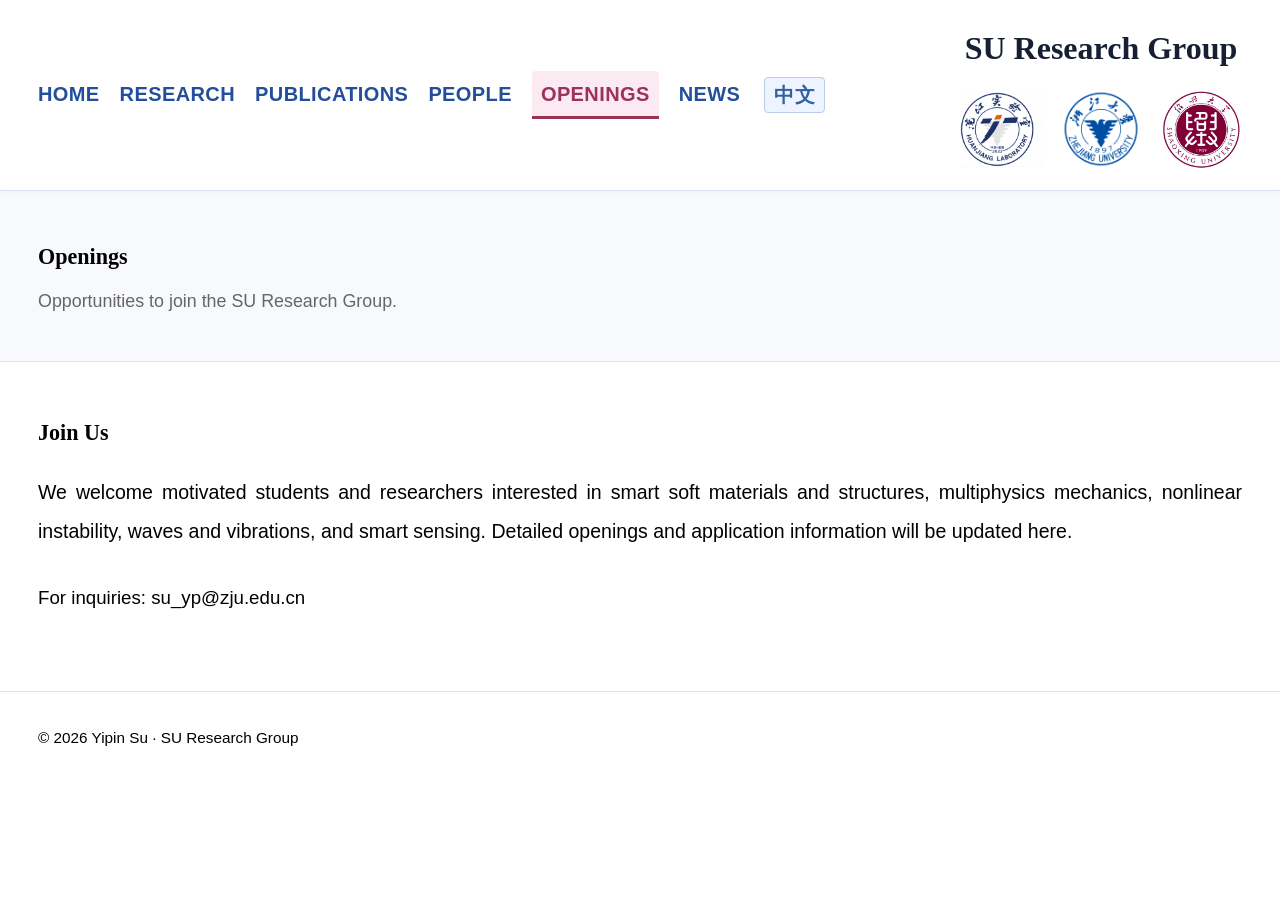
<file: openings.html>
<!doctype html><html lang="en"><head><meta charset="utf-8">
<meta name="viewport" content="width=device-width,initial-scale=1">
<title>Openings | SU Research Group · Yipin Su</title><link rel="stylesheet" href="assets/css/style.css"><meta name="description" content="Research opportunities with Yipin Su (苏益品) at SU Research Group in smart soft materials, multiphysics mechanics, instability, waves and sensing.">
<meta name="author" content="Yipin Su (苏益品)">
<meta name="robots" content="index, follow, max-image-preview:large">
<link rel="canonical" href="https://yipinsu.cn/openings.html">
<link rel="alternate" hreflang="en" href="https://yipinsu.cn/openings.html">
<link rel="alternate" hreflang="zh-CN" href="https://yipinsu.cn/zh/openings.html">
<link rel="alternate" hreflang="x-default" href="https://yipinsu.cn/openings.html">
<meta property="og:title" content="Openings | SU Research Group · Yipin Su">
<meta property="og:description" content="Research opportunities with Yipin Su (苏益品) at SU Research Group in smart soft materials, multiphysics mechanics, instability, waves and sensing.">
<meta property="og:url" content="https://yipinsu.cn/openings.html">
<meta property="og:type" content="website">
<meta property="og:image" content="https://yipinsu.cn/assets/images/yipin-su-home.jpg">
</head><body>
<header class="site-header">
  <div class="container nav">
    <div class="brand-area">
  <a class="brand" href="index.html">SU Research Group</a>

  <div class="brand-logos" aria-label="Affiliations">
    <img src="assets/images/huanjiang-lab.png"
         alt="Huanjiang Laboratory">
    <img src="assets/images/zhejiang-university.png"
         alt="Zhejiang University">
    <img src="assets/images/shaoxing-university.jpg"
         alt="Shaoxing University">
  </div>
</div>

<nav class="nav-links" aria-label="Main navigation">
      <a href="index.html">HOME</a>
      <a href="research.html">RESEARCH</a>
      <a href="publications.html">PUBLICATIONS</a>
      <a href="people.html">PEOPLE</a>
      <a href="openings.html" aria-current="page">OPENINGS</a>
      <a href="news.html">NEWS</a>
      <a class="language-switch" href="zh/openings.html" lang="zh-CN">中文</a>
    </nav>
  </div>
</header>
<main><div class="page-head"><div class="container"><h1>Openings</h1><p>Opportunities to join the SU Research Group.</p></div></div>
<section><div class="container"><h2 class="section-title">Join Us</h2>
<p class="about-block">We welcome motivated students and researchers interested in smart soft materials and structures, multiphysics mechanics, nonlinear instability, waves and vibrations, and smart sensing. Detailed openings and application information will be updated here.</p>
<p>For inquiries: <a href="mailto:su_yp@zju.edu.cn">su_yp@zju.edu.cn</a></p></div></section></main>
<footer class="footer"><div class="container">© 2026 Yipin Su · SU Research Group</div></footer></body></html>
</file>
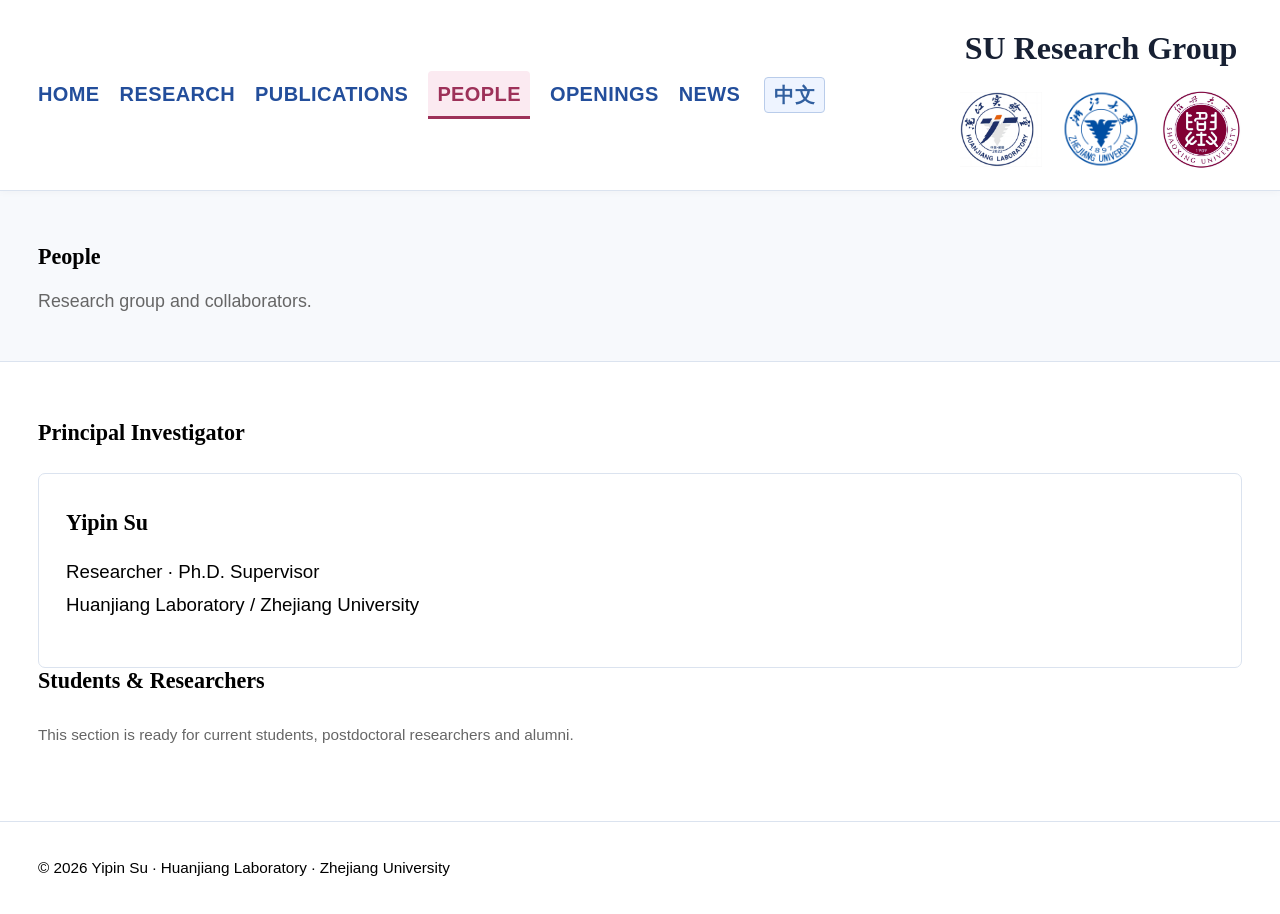
<file: people.html>
<!doctype html><html lang="en"><head><meta charset="utf-8"><meta name="viewport" content="width=device-width,initial-scale=1"><title>People | SU Research Group · Yipin Su</title><link rel="stylesheet" href="assets/css/style.css"><meta name="description" content="Yipin Su (苏益品), SU Research Group at Huanjiang Laboratory and Zhejiang University: group members and collaborators.">
<meta name="author" content="Yipin Su (苏益品)">
<meta name="robots" content="index, follow, max-image-preview:large">
<link rel="canonical" href="https://yipinsu.cn/people.html">
<link rel="alternate" hreflang="en" href="https://yipinsu.cn/people.html">
<link rel="alternate" hreflang="zh-CN" href="https://yipinsu.cn/zh/people.html">
<link rel="alternate" hreflang="x-default" href="https://yipinsu.cn/people.html">
<meta property="og:title" content="People | SU Research Group · Yipin Su">
<meta property="og:description" content="Yipin Su (苏益品), SU Research Group at Huanjiang Laboratory and Zhejiang University: group members and collaborators.">
<meta property="og:url" content="https://yipinsu.cn/people.html">
<meta property="og:type" content="website">
<meta property="og:image" content="https://yipinsu.cn/assets/images/yipin-su-home.jpg">
</head><body><header class="site-header">
  <div class="container nav">
    <div class="brand-area">
  <a class="brand" href="index.html">SU Research Group</a>

  <div class="brand-logos" aria-label="Affiliations">
    <img src="assets/images/huanjiang-lab.png"
         alt="Huanjiang Laboratory">
    <img src="assets/images/zhejiang-university.png"
         alt="Zhejiang University">
    <img src="assets/images/shaoxing-university.jpg"
         alt="Shaoxing University">
  </div>
</div>

<nav class="nav-links" aria-label="Main navigation">
      <a href="index.html">HOME</a>
      <a href="research.html">RESEARCH</a>
      <a href="publications.html">PUBLICATIONS</a>
      <a href="people.html" aria-current="page">PEOPLE</a>
      <a href="openings.html">OPENINGS</a>
      <a href="news.html">NEWS</a>
      <a class="language-switch" href="zh/people.html" lang="zh-CN">中文</a>
    </nav>
  </div>
</header><main><div class="page-head"><div class="container"><h1>People</h1><p>Research group and collaborators.</p></div></div><section><div class="container"><h2 class="section-title">Principal Investigator</h2><div class="card"><h3>Yipin Su</h3><p>Researcher · Ph.D. Supervisor<br>Huanjiang Laboratory / Zhejiang University</p></div><h2 class="section-title">Students & Researchers</h2><p class="note">This section is ready for current students, postdoctoral researchers and alumni.</p></div></section></main><footer class="footer"><div class="container">© 2026 Yipin Su · Huanjiang Laboratory · Zhejiang University</div></footer></body></html>
</file>
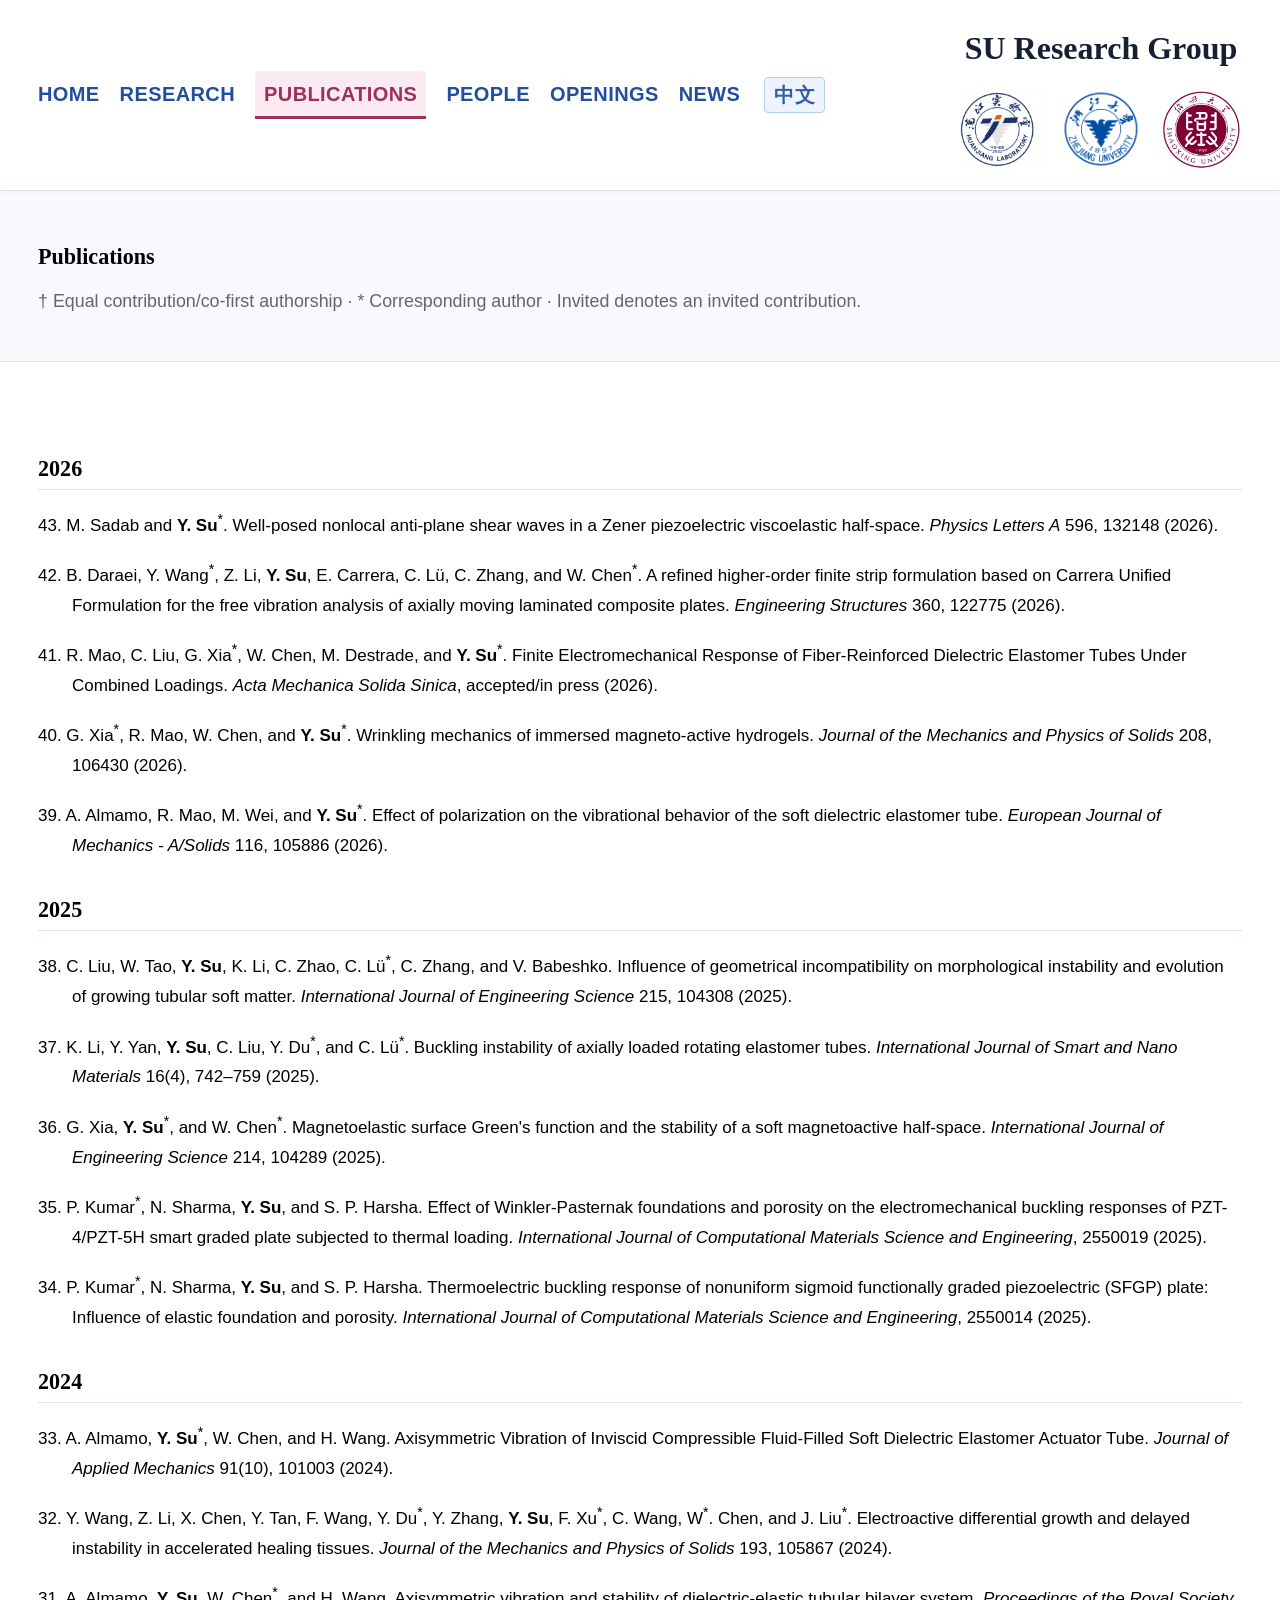
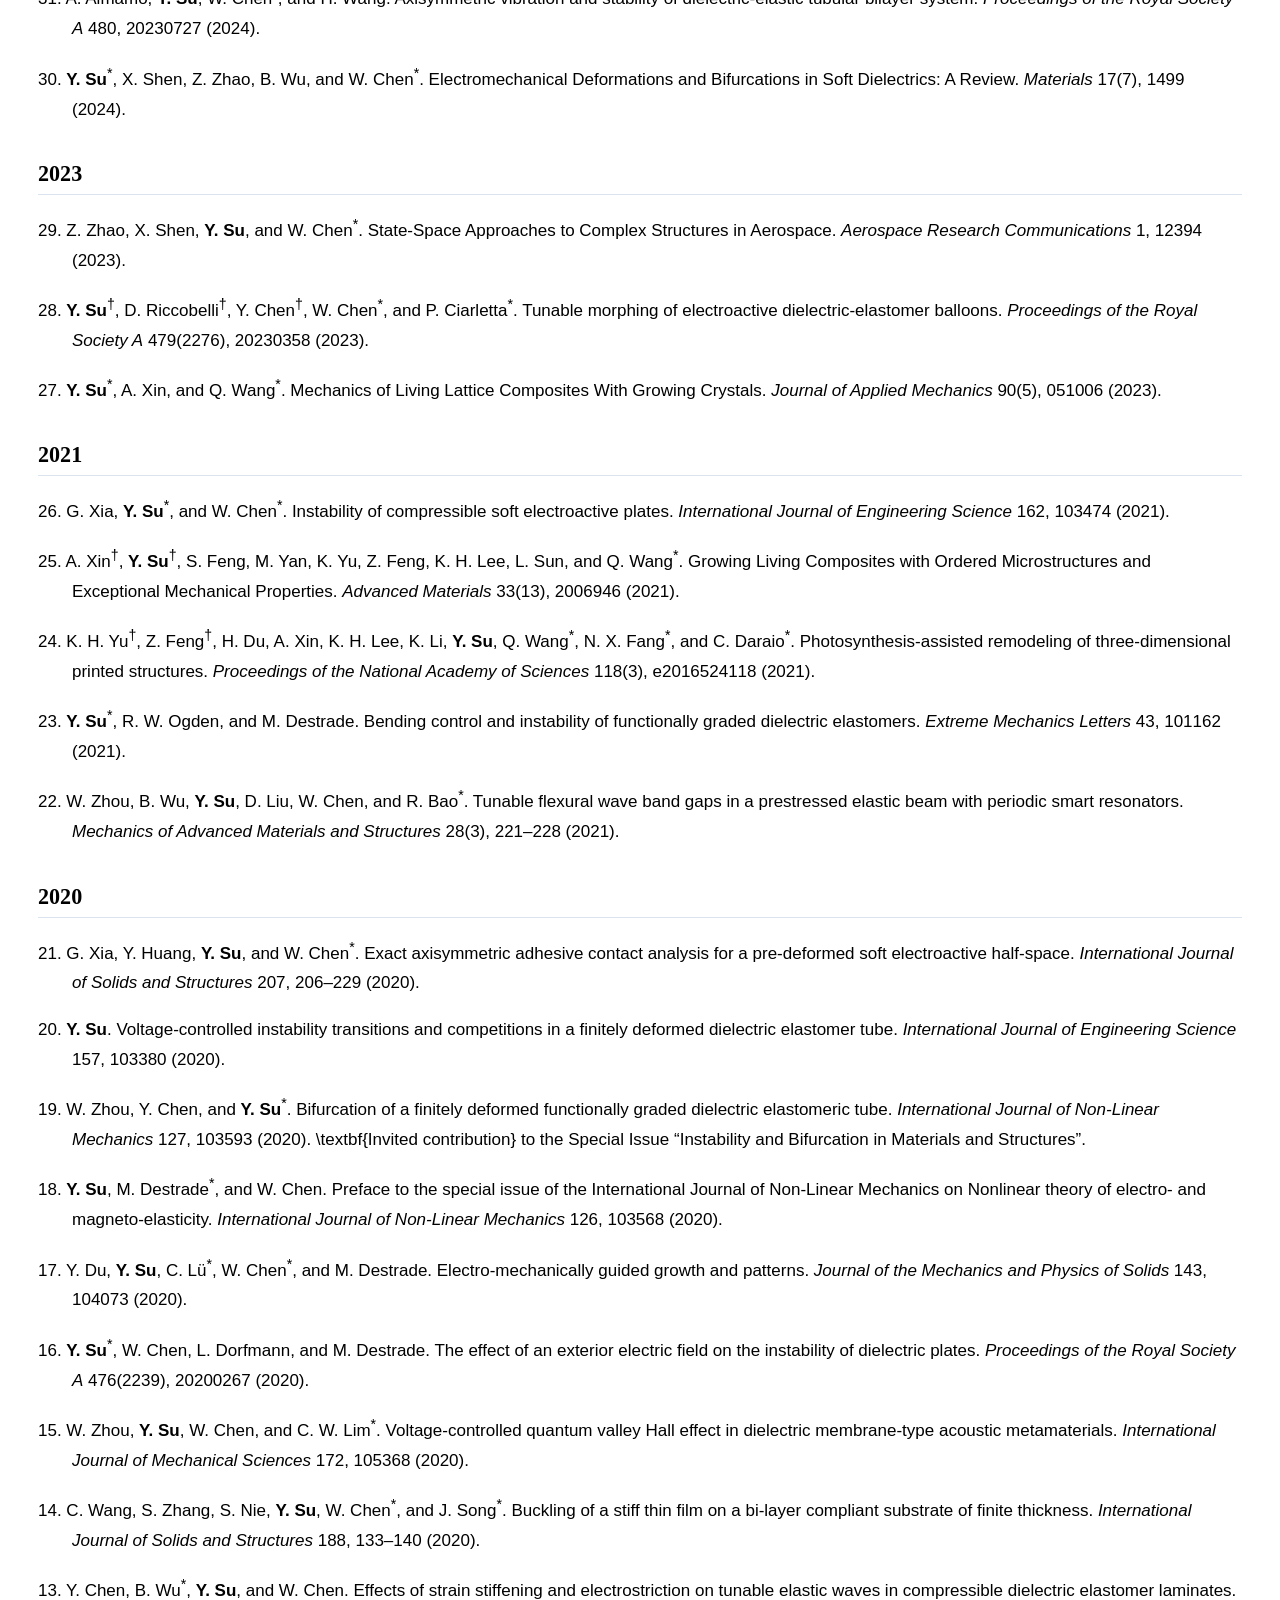
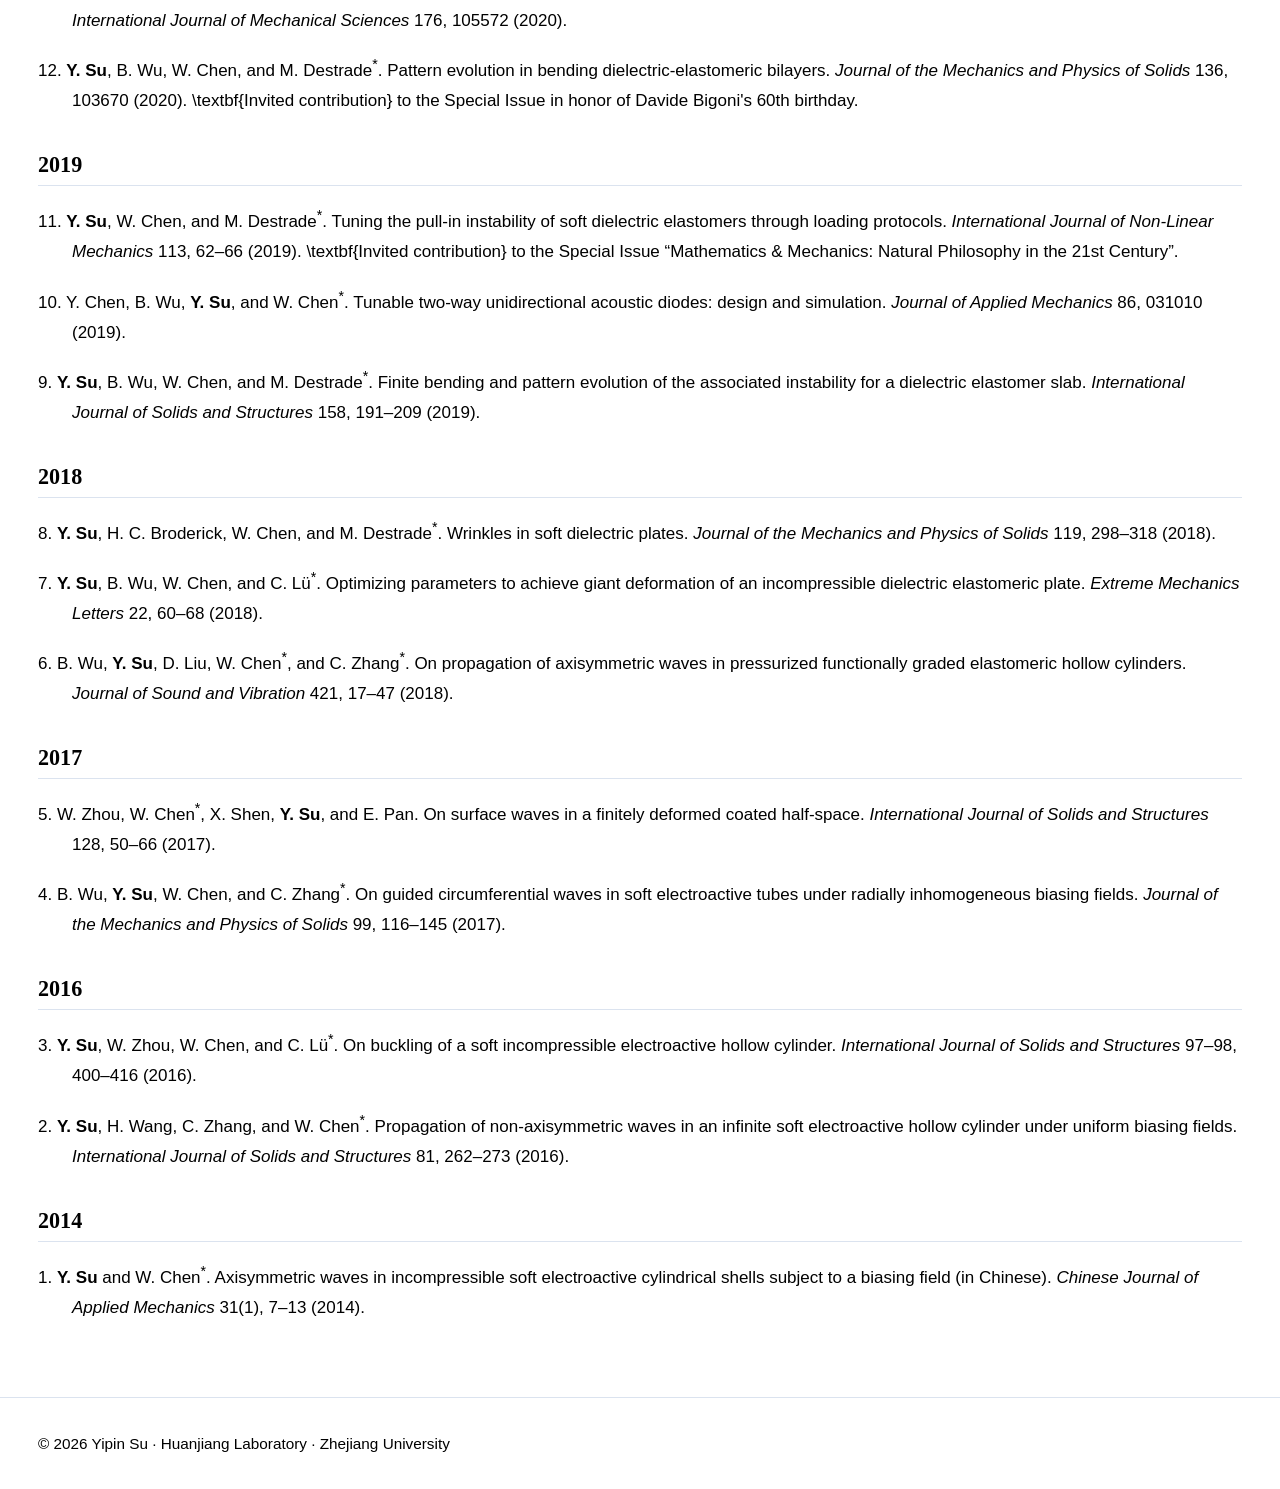
<file: publications.html>
<!doctype html><html lang="en"><head><meta charset="utf-8"><meta name="viewport" content="width=device-width,initial-scale=1"><title>Publications | Yipin Su (苏益品)</title><link rel="stylesheet" href="assets/css/style.css"><meta name="description" content="Scientific publications by Yipin Su (苏益品) on soft materials, nonlinear mechanics, multiphysics coupling, instabilities and waves.">
<meta name="author" content="Yipin Su (苏益品)">
<meta name="robots" content="index, follow, max-image-preview:large">
<link rel="canonical" href="https://yipinsu.cn/publications.html">
<link rel="alternate" hreflang="en" href="https://yipinsu.cn/publications.html">
<link rel="alternate" hreflang="zh-CN" href="https://yipinsu.cn/zh/publications.html">
<link rel="alternate" hreflang="x-default" href="https://yipinsu.cn/publications.html">
<meta property="og:title" content="Publications | Yipin Su (苏益品)">
<meta property="og:description" content="Scientific publications by Yipin Su (苏益品) on soft materials, nonlinear mechanics, multiphysics coupling, instabilities and waves.">
<meta property="og:url" content="https://yipinsu.cn/publications.html">
<meta property="og:type" content="website">
<meta property="og:image" content="https://yipinsu.cn/assets/images/yipin-su-home.jpg">
</head><body><header class="site-header">
  <div class="container nav">
    <div class="brand-area">
  <a class="brand" href="index.html">SU Research Group</a>

  <div class="brand-logos" aria-label="Affiliations">
    <img src="assets/images/huanjiang-lab.png"
         alt="Huanjiang Laboratory">
    <img src="assets/images/zhejiang-university.png"
         alt="Zhejiang University">
    <img src="assets/images/shaoxing-university.jpg"
         alt="Shaoxing University">
  </div>
</div>

<nav class="nav-links" aria-label="Main navigation">
      <a href="index.html">HOME</a>
      <a href="research.html">RESEARCH</a>
      <a href="publications.html" aria-current="page">PUBLICATIONS</a>
      <a href="people.html">PEOPLE</a>
      <a href="openings.html">OPENINGS</a>
      <a href="news.html">NEWS</a>
      <a class="language-switch" href="zh/publications.html" lang="zh-CN">中文</a>
    </nav>
  </div>
</header><main><div class="page-head"><div class="container"><h1>Publications</h1><p class="note">† Equal contribution/co-first authorship · * Corresponding author · Invited denotes an invited contribution.</p></div></div><section><div class="container"><div class="pub-year">2026</div><p class="pub">43. M. Sadab and <strong>Y. Su</strong><sup>*</sup>. Well-posed nonlocal anti-plane shear waves in a Zener piezoelectric viscoelastic half-space. <em>Physics Letters A</em> 596, 132148 (2026).</p><p class="pub">42. B. Daraei, Y. Wang<sup>*</sup>, Z. Li, <strong>Y. Su</strong>, E. Carrera, C. Lü, C. Zhang, and W. Chen<sup>*</sup>. A refined higher-order finite strip formulation based on Carrera Unified Formulation for the free vibration analysis of axially moving laminated composite plates. <em>Engineering Structures</em> 360, 122775 (2026).</p><p class="pub">41. R. Mao, C. Liu, G. Xia<sup>*</sup>, W. Chen, M. Destrade, and <strong>Y. Su</strong><sup>*</sup>. Finite Electromechanical Response of Fiber-Reinforced Dielectric Elastomer Tubes Under Combined Loadings. <em>Acta Mechanica Solida Sinica</em>, accepted/in press (2026).</p><p class="pub">40. G. Xia<sup>*</sup>, R. Mao, W. Chen, and <strong>Y. Su</strong><sup>*</sup>. Wrinkling mechanics of immersed magneto-active hydrogels. <em>Journal of the Mechanics and Physics of Solids</em> 208, 106430 (2026).</p><p class="pub">39. A. Almamo, R. Mao, M. Wei, and <strong>Y. Su</strong><sup>*</sup>. Effect of polarization on the vibrational behavior of the soft dielectric elastomer tube. <em>European Journal of Mechanics - A/Solids</em> 116, 105886 (2026).</p><div class="pub-year">2025</div><p class="pub">38. C. Liu, W. Tao, <strong>Y. Su</strong>, K. Li, C. Zhao, C. Lü<sup>*</sup>, C. Zhang, and V. Babeshko. Influence of geometrical incompatibility on morphological instability and evolution of growing tubular soft matter. <em>International Journal of Engineering Science</em> 215, 104308 (2025).</p><p class="pub">37. K. Li, Y. Yan, <strong>Y. Su</strong>, C. Liu, Y. Du<sup>*</sup>, and C. Lü<sup>*</sup>. Buckling instability of axially loaded rotating elastomer tubes. <em>International Journal of Smart and Nano Materials</em> 16(4), 742–759 (2025).</p><p class="pub">36. G. Xia, <strong>Y. Su</strong><sup>*</sup>, and W. Chen<sup>*</sup>. Magnetoelastic surface Green's function and the stability of a soft magnetoactive half-space. <em>International Journal of Engineering Science</em> 214, 104289 (2025).</p><p class="pub">35. P. Kumar<sup>*</sup>, N. Sharma, <strong>Y. Su</strong>, and S. P. Harsha. Effect of Winkler-Pasternak foundations and porosity on the electromechanical buckling responses of PZT-4/PZT-5H smart graded plate subjected to thermal loading. <em>International Journal of Computational Materials Science and Engineering</em>, 2550019 (2025).</p><p class="pub">34. P. Kumar<sup>*</sup>, N. Sharma, <strong>Y. Su</strong>, and S. P. Harsha. Thermoelectric buckling response of nonuniform sigmoid functionally graded piezoelectric (SFGP) plate: Influence of elastic foundation and porosity. <em>International Journal of Computational Materials Science and Engineering</em>, 2550014 (2025).</p><div class="pub-year">2024</div><p class="pub">33. A. Almamo, <strong>Y. Su</strong><sup>*</sup>, W. Chen, and H. Wang. Axisymmetric Vibration of Inviscid Compressible Fluid-Filled Soft Dielectric Elastomer Actuator Tube. <em>Journal of Applied Mechanics</em> 91(10), 101003 (2024).</p><p class="pub">32. Y. Wang, Z. Li, X. Chen, Y. Tan, F. Wang, Y. Du<sup>*</sup>, Y. Zhang, <strong>Y. Su</strong>, F. Xu<sup>*</sup>, C. Wang, W<sup>*</sup>. Chen, and J. Liu<sup>*</sup>. Electroactive differential growth and delayed instability in accelerated healing tissues. <em>Journal of the Mechanics and Physics of Solids</em> 193, 105867 (2024).</p><p class="pub">31. A. Almamo, <strong>Y. Su</strong>, W. Chen<sup>*</sup>, and H. Wang. Axisymmetric vibration and stability of dielectric-elastic tubular bilayer system. <em>Proceedings of the Royal Society A</em> 480, 20230727 (2024).</p><p class="pub">30. <strong>Y. Su</strong><sup>*</sup>, X. Shen, Z. Zhao, B. Wu, and W. Chen<sup>*</sup>. Electromechanical Deformations and Bifurcations in Soft Dielectrics: A Review. <em>Materials</em> 17(7), 1499 (2024).</p><div class="pub-year">2023</div><p class="pub">29. Z. Zhao, X. Shen, <strong>Y. Su</strong>, and W. Chen<sup>*</sup>. State-Space Approaches to Complex Structures in Aerospace. <em>Aerospace Research Communications</em> 1, 12394 (2023).</p><p class="pub">28. <strong>Y. Su</strong><sup>†</sup>, D. Riccobelli<sup>†</sup>, Y. Chen<sup>†</sup>, W. Chen<sup>*</sup>, and P. Ciarletta<sup>*</sup>. Tunable morphing of electroactive dielectric-elastomer balloons. <em>Proceedings of the Royal Society A</em> 479(2276), 20230358 (2023).</p><p class="pub">27. <strong>Y. Su</strong><sup>*</sup>, A. Xin, and Q. Wang<sup>*</sup>. Mechanics of Living Lattice Composites With Growing Crystals. <em>Journal of Applied Mechanics</em> 90(5), 051006 (2023).</p><div class="pub-year">2021</div><p class="pub">26. G. Xia, <strong>Y. Su</strong><sup>*</sup>, and W. Chen<sup>*</sup>. Instability of compressible soft electroactive plates. <em>International Journal of Engineering Science</em> 162, 103474 (2021).</p><p class="pub">25. A. Xin<sup>†</sup>, <strong>Y. Su</strong><sup>†</sup>, S. Feng, M. Yan, K. Yu, Z. Feng, K. H. Lee, L. Sun, and Q. Wang<sup>*</sup>. Growing Living Composites with Ordered Microstructures and Exceptional Mechanical Properties. <em>Advanced Materials</em> 33(13), 2006946 (2021).</p><p class="pub">24. K. H. Yu<sup>†</sup>, Z. Feng<sup>†</sup>, H. Du, A. Xin, K. H. Lee, K. Li, <strong>Y. Su</strong>, Q. Wang<sup>*</sup>, N. X. Fang<sup>*</sup>, and C. Daraio<sup>*</sup>. Photosynthesis-assisted remodeling of three-dimensional printed structures. <em>Proceedings of the National Academy of Sciences</em> 118(3), e2016524118 (2021).</p><p class="pub">23. <strong>Y. Su</strong><sup>*</sup>, R. W. Ogden, and M. Destrade. Bending control and instability of functionally graded dielectric elastomers. <em>Extreme Mechanics Letters</em> 43, 101162 (2021).</p><p class="pub">22. W. Zhou, B. Wu, <strong>Y. Su</strong>, D. Liu, W. Chen, and R. Bao<sup>*</sup>. Tunable flexural wave band gaps in a prestressed elastic beam with periodic smart resonators. <em>Mechanics of Advanced Materials and Structures</em> 28(3), 221–228 (2021).</p><div class="pub-year">2020</div><p class="pub">21. G. Xia, Y. Huang, <strong>Y. Su</strong>, and W. Chen<sup>*</sup>. Exact axisymmetric adhesive contact analysis for a pre-deformed soft electroactive half-space. <em>International Journal of Solids and Structures</em> 207, 206–229 (2020).</p><p class="pub">20. <strong>Y. Su</strong>. Voltage-controlled instability transitions and competitions in a finitely deformed dielectric elastomer tube. <em>International Journal of Engineering Science</em> 157, 103380 (2020).</p><p class="pub">19. W. Zhou, Y. Chen, and <strong>Y. Su</strong><sup>*</sup>. Bifurcation of a finitely deformed functionally graded dielectric elastomeric tube. <em>International Journal of Non-Linear Mechanics</em> 127, 103593 (2020). \textbf{Invited contribution} to the Special Issue “Instability and Bifurcation in Materials and Structures”.</p><p class="pub">18. <strong>Y. Su</strong>, M. Destrade<sup>*</sup>, and W. Chen. Preface to the special issue of the International Journal of Non-Linear Mechanics on Nonlinear theory of electro- and magneto-elasticity. <em>International Journal of Non-Linear Mechanics</em> 126, 103568 (2020).</p><p class="pub">17. Y. Du, <strong>Y. Su</strong>, C. Lü<sup>*</sup>, W. Chen<sup>*</sup>, and M. Destrade. Electro-mechanically guided growth and patterns. <em>Journal of the Mechanics and Physics of Solids</em> 143, 104073 (2020).</p><p class="pub">16. <strong>Y. Su</strong><sup>*</sup>, W. Chen, L. Dorfmann, and M. Destrade. The effect of an exterior electric field on the instability of dielectric plates. <em>Proceedings of the Royal Society A</em> 476(2239), 20200267 (2020).</p><p class="pub">15. W. Zhou, <strong>Y. Su</strong>, W. Chen, and C. W. Lim<sup>*</sup>. Voltage-controlled quantum valley Hall effect in dielectric membrane-type acoustic metamaterials. <em>International Journal of Mechanical Sciences</em> 172, 105368 (2020).</p><p class="pub">14. C. Wang, S. Zhang, S. Nie, <strong>Y. Su</strong>, W. Chen<sup>*</sup>, and J. Song<sup>*</sup>. Buckling of a stiff thin film on a bi-layer compliant substrate of finite thickness. <em>International Journal of Solids and Structures</em> 188, 133–140 (2020).</p><p class="pub">13. Y. Chen, B. Wu<sup>*</sup>, <strong>Y. Su</strong>, and W. Chen. Effects of strain stiffening and electrostriction on tunable elastic waves in compressible dielectric elastomer laminates. <em>International Journal of Mechanical Sciences</em> 176, 105572 (2020).</p><p class="pub">12. <strong>Y. Su</strong>, B. Wu, W. Chen, and M. Destrade<sup>*</sup>. Pattern evolution in bending dielectric-elastomeric bilayers. <em>Journal of the Mechanics and Physics of Solids</em> 136, 103670 (2020). \textbf{Invited contribution} to the Special Issue in honor of Davide Bigoni's 60th birthday.</p><div class="pub-year">2019</div><p class="pub">11. <strong>Y. Su</strong>, W. Chen, and M. Destrade<sup>*</sup>. Tuning the pull-in instability of soft dielectric elastomers through loading protocols. <em>International Journal of Non-Linear Mechanics</em> 113, 62–66 (2019). \textbf{Invited contribution} to the Special Issue “Mathematics & Mechanics: Natural Philosophy in the 21st Century”.</p><p class="pub">10. Y. Chen, B. Wu, <strong>Y. Su</strong>, and W. Chen<sup>*</sup>. Tunable two-way unidirectional acoustic diodes: design and simulation. <em>Journal of Applied Mechanics</em> 86, 031010 (2019).</p><p class="pub">9. <strong>Y. Su</strong>, B. Wu, W. Chen, and M. Destrade<sup>*</sup>. Finite bending and pattern evolution of the associated instability for a dielectric elastomer slab. <em>International Journal of Solids and Structures</em> 158, 191–209 (2019).</p><div class="pub-year">2018</div><p class="pub">8. <strong>Y. Su</strong>, H. C. Broderick, W. Chen, and M. Destrade<sup>*</sup>. Wrinkles in soft dielectric plates. <em>Journal of the Mechanics and Physics of Solids</em> 119, 298–318 (2018).</p><p class="pub">7. <strong>Y. Su</strong>, B. Wu, W. Chen, and C. Lü<sup>*</sup>. Optimizing parameters to achieve giant deformation of an incompressible dielectric elastomeric plate. <em>Extreme Mechanics Letters</em> 22, 60–68 (2018).</p><p class="pub">6. B. Wu, <strong>Y. Su</strong>, D. Liu, W. Chen<sup>*</sup>, and C. Zhang<sup>*</sup>. On propagation of axisymmetric waves in pressurized functionally graded elastomeric hollow cylinders. <em>Journal of Sound and Vibration</em> 421, 17–47 (2018).</p><div class="pub-year">2017</div><p class="pub">5. W. Zhou, W. Chen<sup>*</sup>, X. Shen, <strong>Y. Su</strong>, and E. Pan. On surface waves in a finitely deformed coated half-space. <em>International Journal of Solids and Structures</em> 128, 50–66 (2017).</p><p class="pub">4. B. Wu, <strong>Y. Su</strong>, W. Chen, and C. Zhang<sup>*</sup>. On guided circumferential waves in soft electroactive tubes under radially inhomogeneous biasing fields. <em>Journal of the Mechanics and Physics of Solids</em> 99, 116–145 (2017).</p><div class="pub-year">2016</div><p class="pub">3. <strong>Y. Su</strong>, W. Zhou, W. Chen, and C. Lü<sup>*</sup>. On buckling of a soft incompressible electroactive hollow cylinder. <em>International Journal of Solids and Structures</em> 97–98, 400–416 (2016).</p><p class="pub">2. <strong>Y. Su</strong>, H. Wang, C. Zhang, and W. Chen<sup>*</sup>. Propagation of non-axisymmetric waves in an infinite soft electroactive hollow cylinder under uniform biasing fields. <em>International Journal of Solids and Structures</em> 81, 262–273 (2016).</p><div class="pub-year">2014</div><p class="pub">1. <strong>Y. Su</strong> and W. Chen<sup>*</sup>. Axisymmetric waves in incompressible soft electroactive cylindrical shells subject to a biasing field (in Chinese). <em>Chinese Journal of Applied Mechanics</em> 31(1), 7–13 (2014).</p></div></section></main><footer class="footer"><div class="container">© 2026 Yipin Su · Huanjiang Laboratory · Zhejiang University</div></footer></body></html>
</file>
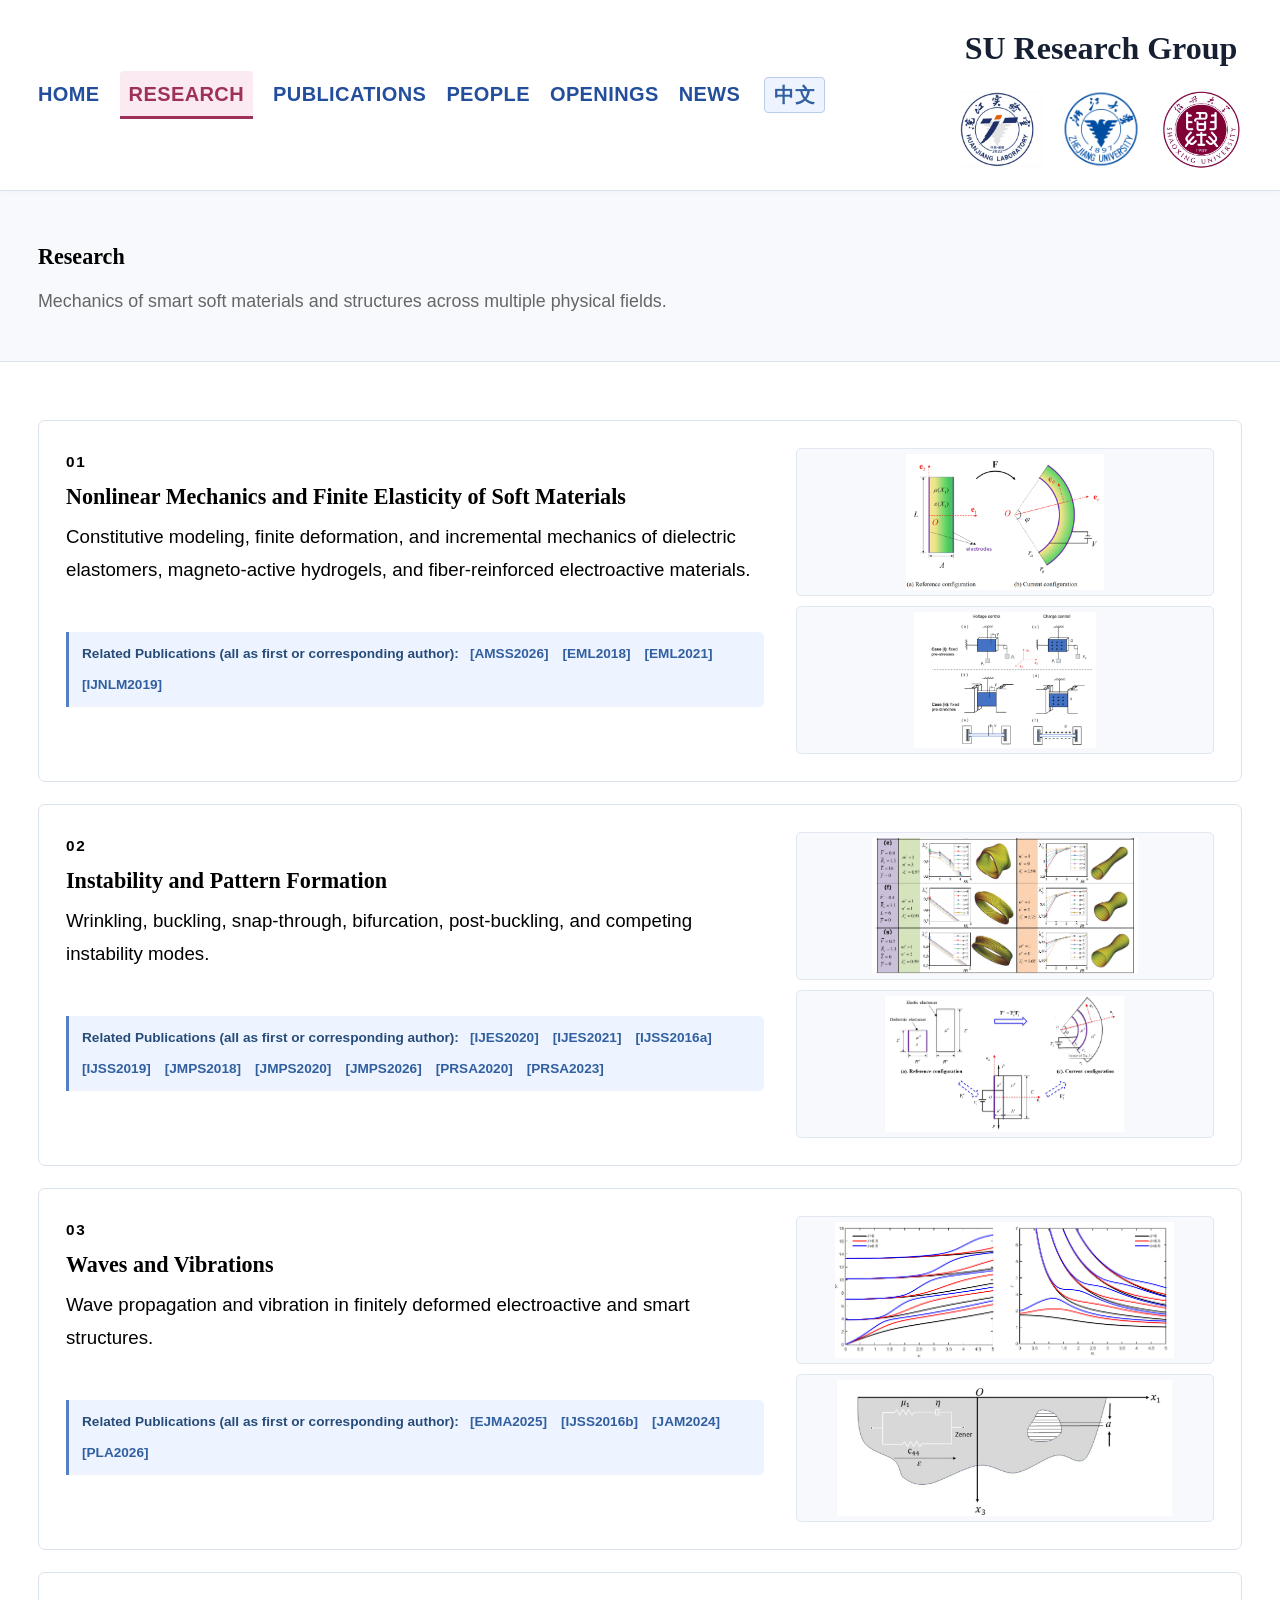
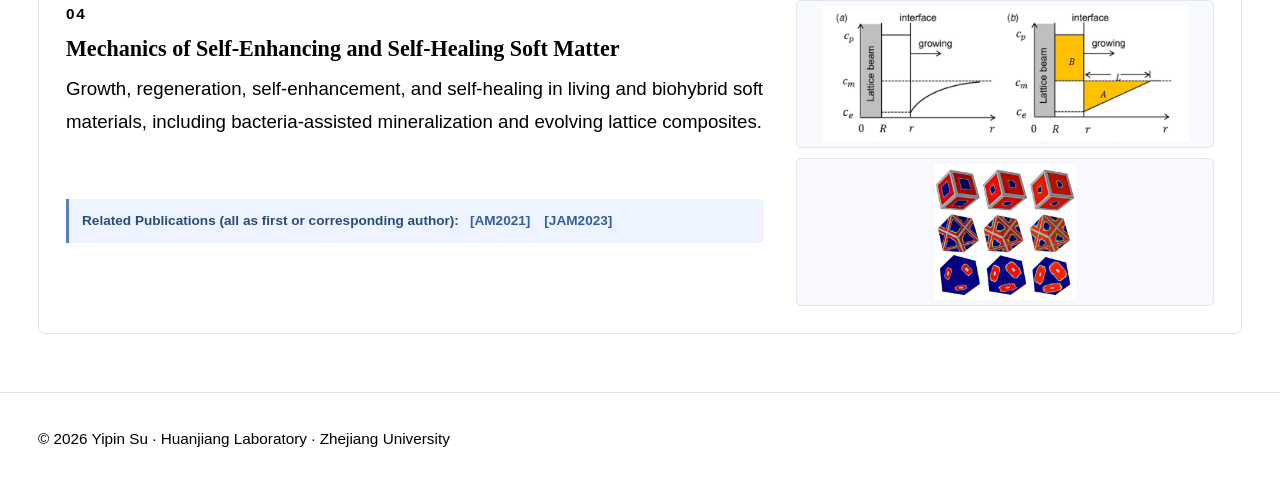
<file: research.html>
<!doctype html>
<html lang="en">
<head>
  <meta charset="utf-8">
  <meta name="viewport" content="width=device-width,initial-scale=1">
  <title>Research | Yipin Su (苏益品)</title>
  <link rel="stylesheet" href="assets/css/style.css">
<meta name="description" content="Research by Yipin Su (苏益品) on nonlinear soft-material mechanics, instability, waves, and self-strengthening and self-healing soft matter.">
<meta name="author" content="Yipin Su (苏益品)">
<meta name="robots" content="index, follow, max-image-preview:large">
<link rel="canonical" href="https://yipinsu.cn/research.html">
<link rel="alternate" hreflang="en" href="https://yipinsu.cn/research.html">
<link rel="alternate" hreflang="zh-CN" href="https://yipinsu.cn/zh/research.html">
<link rel="alternate" hreflang="x-default" href="https://yipinsu.cn/research.html">
<meta property="og:title" content="Research | Yipin Su (苏益品)">
<meta property="og:description" content="Research by Yipin Su (苏益品) on nonlinear soft-material mechanics, instability, waves, and self-strengthening and self-healing soft matter.">
<meta property="og:url" content="https://yipinsu.cn/research.html">
<meta property="og:type" content="website">
<meta property="og:image" content="https://yipinsu.cn/assets/images/yipin-su-home.jpg">
</head>
<body>
  <header class="site-header">
    <div class="container nav">
      <div class="brand-area">
        <a class="brand" href="index.html">SU Research Group</a>
        <div class="brand-logos" aria-label="Affiliations">
          <img src="assets/images/huanjiang-lab.png" alt="Huanjiang Laboratory">
          <img src="assets/images/zhejiang-university.png" alt="Zhejiang University">
          <img src="assets/images/shaoxing-university.jpg" alt="Shaoxing University">
        </div>
      </div>
      <nav class="nav-links" aria-label="Main navigation">
        <a href="index.html">HOME</a>
        <a href="research.html" aria-current="page">RESEARCH</a>
        <a href="publications.html">PUBLICATIONS</a>
        <a href="people.html">PEOPLE</a>
        <a href="openings.html">OPENINGS</a>
        <a href="news.html">NEWS</a>
        <a class="language-switch" href="zh/research.html" lang="zh-CN">中文</a>
      </nav>
    </div>
  </header>

  <main>
    <div class="page-head"><div class="container"><h1>Research</h1><p>Mechanics of smart soft materials and structures across multiple physical fields.</p></div></div>
    <section><div class="container"><div class="cards research-cards research-layout-list">
      <article class="card research-card">
        <div class="num">01</div>
        <h3>Nonlinear Mechanics and Finite Elasticity of Soft Materials</h3>
        <p>Constitutive modeling, finite deformation, and incremental mechanics of dielectric elastomers, magneto-active hydrogels, and fiber-reinforced electroactive materials.</p>
        <div class="research-publications">
          <span class="references-label">Related Publications (all as first or corresponding author):</span>
          <a href="assets/files/research/01/AMSS2026.pdf" target="_blank" rel="noopener">[AMSS2026]</a>
          <a href="assets/files/research/01/EML2018.pdf" target="_blank" rel="noopener">[EML2018]</a>
          <a href="assets/files/research/01/EML2021.pdf" target="_blank" rel="noopener">[EML2021]</a>
          <a href="assets/files/research/01/IJNLM2019.pdf" target="_blank" rel="noopener">[IJNLM2019]</a>
        </div>
        <div class="research-gallery gallery-two" aria-label="Representative research images">
          <img src="assets/images/research-01-bending.png" alt="Finite bending of a functionally graded dielectric elastomer slab">
          <img src="assets/images/research-01-loading-control.png" alt="Voltage-controlled and charge-controlled loading protocols for dielectric elastomers">
        </div>
      </article>

      <article class="card research-card">
        <div class="num">02</div>
        <h3>Instability and Pattern Formation</h3>
        <p>Wrinkling, buckling, snap-through, bifurcation, post-buckling, and competing instability modes.</p>
        <div class="research-publications">
          <span class="references-label">Related Publications (all as first or corresponding author):</span>
          <a href="assets/files/research/02/IJES2020.pdf" target="_blank" rel="noopener">[IJES2020]</a>
          <a href="assets/files/research/02/IJES2021.pdf" target="_blank" rel="noopener">[IJES2021]</a>
          <a href="assets/files/research/02/IJSS2016a.pdf" target="_blank" rel="noopener">[IJSS2016a]</a>
          <a href="assets/files/research/02/IJSS2019.pdf" target="_blank" rel="noopener">[IJSS2019]</a>
          <a href="assets/files/research/02/JMPS2018.pdf" target="_blank" rel="noopener">[JMPS2018]</a>
          <a href="assets/files/research/02/JMPS2020.pdf" target="_blank" rel="noopener">[JMPS2020]</a>
          <a href="assets/files/research/02/JMPS2026.pdf" target="_blank" rel="noopener">[JMPS2026]</a>
          <a href="assets/files/research/02/PRSA2020.pdf" target="_blank" rel="noopener">[PRSA2020]</a>
          <a href="assets/files/research/02/PRSA2023.pdf" target="_blank" rel="noopener">[PRSA2023]</a>
        </div>
        <div class="research-gallery gallery-two" aria-label="Representative research images">
          <img src="assets/images/research-02-buckling-modes.png" alt="Calculated buckling modes in contraction and extension">
          <img src="assets/images/research-02-bilayer-bending.png" alt="Reference and current configurations of a bilayer dielectric elastomer under finite bending">
        </div>
      </article>

      <article class="card research-card">
        <div class="num">03</div>
        <h3>Waves and Vibrations</h3>
        <p>Wave propagation and vibration in finitely deformed electroactive and smart structures.</p>
        <div class="research-publications">
          <span class="references-label">Related Publications (all as first or corresponding author):</span>
          <a href="assets/files/research/03/EJMA2025.pdf" target="_blank" rel="noopener">[EJMA2025]</a>
          <a href="assets/files/research/03/IJSS2016b.pdf" target="_blank" rel="noopener">[IJSS2016b]</a>
          <a href="assets/files/research/03/JAM2024.pdf" target="_blank" rel="noopener">[JAM2024]</a>
          <a href="assets/files/research/03/PLA2026.pdf" target="_blank" rel="noopener">[PLA2026]</a>
        </div>
        <div class="research-gallery gallery-two" aria-label="Representative research images">
          <img src="assets/images/research-03-dispersion.png" alt="Dispersion curves for electroactive wave propagation">
          <img src="assets/images/research-03-zener-wave.png" alt="Zener piezoelectric viscoelastic half-space and propagating shear wave">
        </div>
      </article>

      <article class="card research-card">
        <div class="num">04</div>
        <h3>Mechanics of Self-Enhancing and Self-Healing Soft Matter</h3>
        <p>Growth, regeneration, self-enhancement, and self-healing in living and biohybrid soft materials, including bacteria-assisted mineralization and evolving lattice composites.</p>
        <div class="research-publications">
          <span class="references-label">Related Publications (all as first or corresponding author):</span>
          <a href="assets/files/research/04/AM2021.pdf" target="_blank" rel="noopener">[AM2021]</a>
          <a href="assets/files/research/04/JAM2023.pdf" target="_blank" rel="noopener">[JAM2023]</a>
        </div>
        <div class="research-gallery gallery-two" aria-label="Representative research images">
          <img src="assets/images/research-04-growth-model.png" alt="Mechanical model of a growing lattice beam">
          <img src="assets/images/research-04-lattice-growth.png" alt="Simulated crystal growth in several three-dimensional lattice architectures">
        </div>
      </article>
    </div></div></section>
  </main>
  <footer class="footer"><div class="container">© 2026 Yipin Su · Huanjiang Laboratory · Zhejiang University</div></footer>
</body>
</html>
</file>
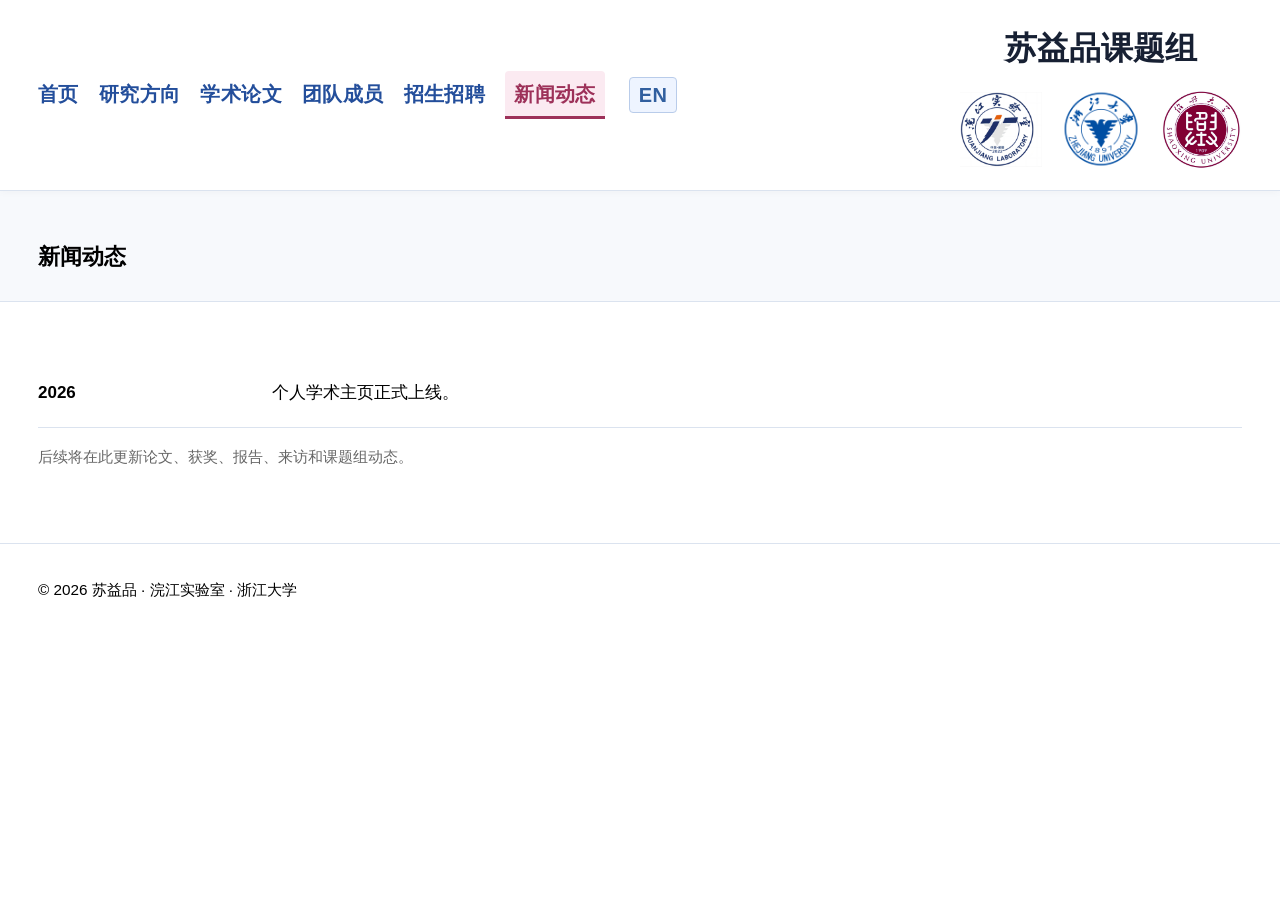
<file: zh/news.html>
<!doctype html><html lang="zh-CN"><head><meta charset="utf-8"><meta name="viewport" content="width=device-width,initial-scale=1"><title>新闻动态｜苏益品课题组</title><link rel="stylesheet" href="assets/css/style.css"><meta name="description" content="苏益品（Yipin Su）及课题组的新闻动态页面，浣江实验室、浙江大学。">
<meta name="author" content="Yipin Su (苏益品)">
<meta name="robots" content="index, follow, max-image-preview:large">
<link rel="canonical" href="https://yipinsu.cn/zh/news.html">
<link rel="alternate" hreflang="en" href="https://yipinsu.cn/news.html">
<link rel="alternate" hreflang="zh-CN" href="https://yipinsu.cn/zh/news.html">
<link rel="alternate" hreflang="x-default" href="https://yipinsu.cn/news.html">
<meta property="og:title" content="新闻动态｜苏益品课题组">
<meta property="og:description" content="苏益品（Yipin Su）及课题组的新闻动态页面，浣江实验室、浙江大学。">
<meta property="og:url" content="https://yipinsu.cn/zh/news.html">
<meta property="og:type" content="website">
<meta property="og:image" content="https://yipinsu.cn/assets/images/yipin-su-home.jpg">
</head><body><header class="site-header">
  <div class="container nav">
    <div class="brand-area">
  <a class="brand" href="index.html">苏益品课题组</a>

  <div class="brand-logos" aria-label="Affiliations">
    <img src="assets/images/huanjiang-lab.png"
         alt="Huanjiang Laboratory">
    <img src="assets/images/zhejiang-university.png"
         alt="Zhejiang University">
    <img src="assets/images/shaoxing-university.jpg"
         alt="Shaoxing University">
  </div>
</div>

<nav class="nav-links" aria-label="主导航">
      <a href="index.html">首页</a>
      <a href="research.html">研究方向</a>
      <a href="publications.html">学术论文</a>
      <a href="people.html">团队成员</a>
      <a href="openings.html">招生招聘</a>
      <a href="news.html" aria-current="page">新闻动态</a>
      <a class="language-switch" href="../news.html" lang="en">EN</a>
    </nav>
  </div>
</header><main><div class="page-head"><div class="container"><h1>新闻动态</h1></div></div><section><div class="container"><div class="project"><div class="project-id">2026</div><div>个人学术主页正式上线。</div></div><p class="note">后续将在此更新论文、获奖、报告、来访和课题组动态。</p></div></section></main><footer class="footer"><div class="container">© 2026 苏益品 · 浣江实验室 · 浙江大学</div></footer></body></html>
</file>
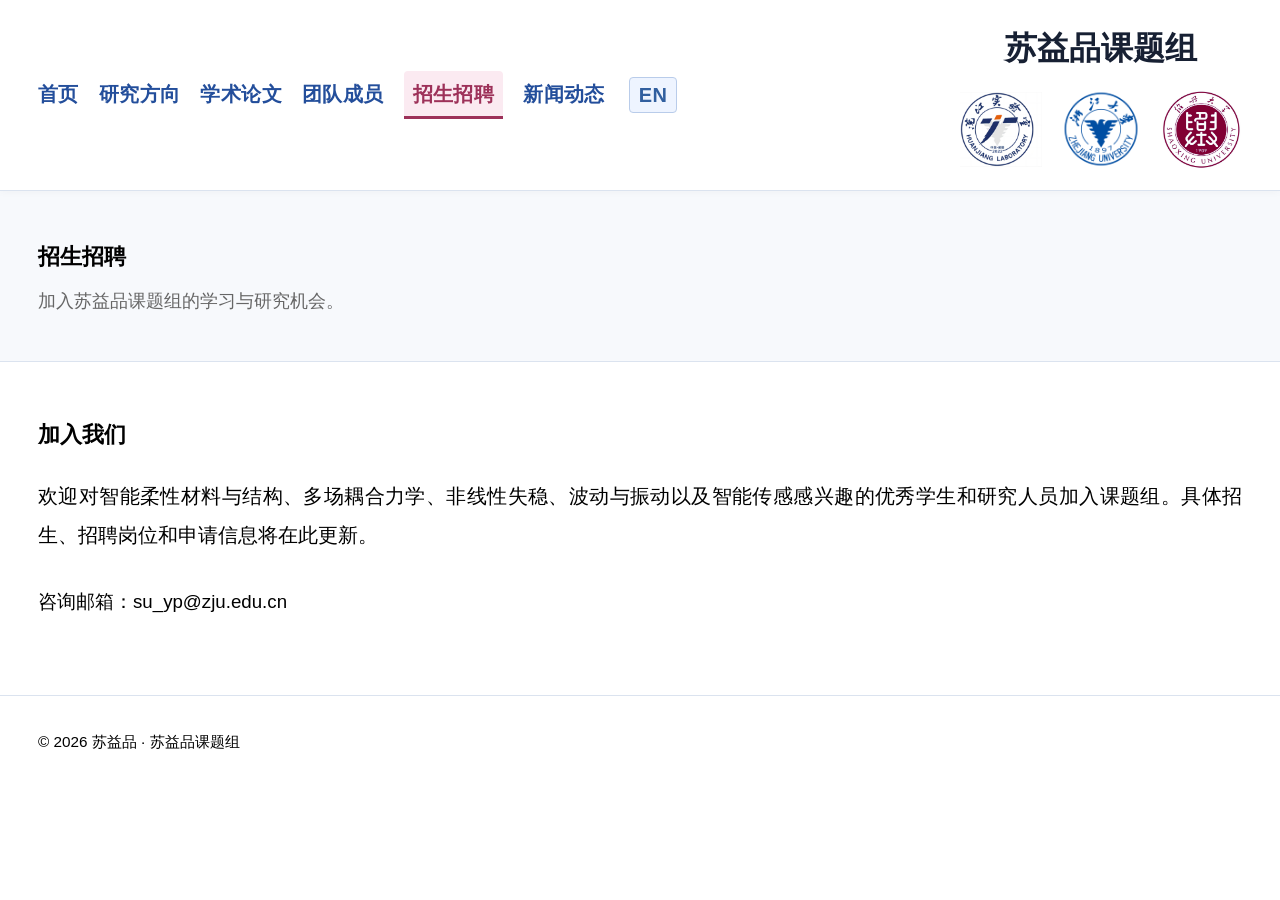
<file: zh/openings.html>
<!doctype html><html lang="zh-CN"><head><meta charset="utf-8">
<meta name="viewport" content="width=device-width,initial-scale=1">
<title>招生招聘｜苏益品课题组</title><link rel="stylesheet" href="assets/css/style.css"><meta name="description" content="苏益品课题组招生招聘与研究机会，研究涉及智能柔性材料与结构、多场耦合力学、非线性失稳、波动与智能传感。">
<meta name="author" content="Yipin Su (苏益品)">
<meta name="robots" content="index, follow, max-image-preview:large">
<link rel="canonical" href="https://yipinsu.cn/zh/openings.html">
<link rel="alternate" hreflang="en" href="https://yipinsu.cn/openings.html">
<link rel="alternate" hreflang="zh-CN" href="https://yipinsu.cn/zh/openings.html">
<link rel="alternate" hreflang="x-default" href="https://yipinsu.cn/openings.html">
<meta property="og:title" content="招生招聘｜苏益品课题组">
<meta property="og:description" content="苏益品课题组招生招聘与研究机会，研究涉及智能柔性材料与结构、多场耦合力学、非线性失稳、波动与智能传感。">
<meta property="og:url" content="https://yipinsu.cn/zh/openings.html">
<meta property="og:type" content="website">
<meta property="og:image" content="https://yipinsu.cn/assets/images/yipin-su-home.jpg">
</head><body>
<header class="site-header">
  <div class="container nav">
    <div class="brand-area">
  <a class="brand" href="index.html">苏益品课题组</a>

  <div class="brand-logos" aria-label="Affiliations">
    <img src="assets/images/huanjiang-lab.png"
         alt="Huanjiang Laboratory">
    <img src="assets/images/zhejiang-university.png"
         alt="Zhejiang University">
    <img src="assets/images/shaoxing-university.jpg"
         alt="Shaoxing University">
  </div>
</div>

<nav class="nav-links" aria-label="主导航">
      <a href="index.html">首页</a>
      <a href="research.html">研究方向</a>
      <a href="publications.html">学术论文</a>
      <a href="people.html">团队成员</a>
      <a href="openings.html" aria-current="page">招生招聘</a>
      <a href="news.html">新闻动态</a>
      <a class="language-switch" href="../openings.html" lang="en">EN</a>
    </nav>
  </div>
</header>
<main><div class="page-head"><div class="container"><h1>招生招聘</h1><p>加入苏益品课题组的学习与研究机会。</p></div></div>
<section><div class="container"><h2 class="section-title">加入我们</h2>
<p class="about-block">欢迎对智能柔性材料与结构、多场耦合力学、非线性失稳、波动与振动以及智能传感感兴趣的优秀学生和研究人员加入课题组。具体招生、招聘岗位和申请信息将在此更新。</p>
<p>咨询邮箱：<a href="mailto:su_yp@zju.edu.cn">su_yp@zju.edu.cn</a></p></div></section></main>
<footer class="footer"><div class="container">© 2026 苏益品 · 苏益品课题组</div></footer></body></html>
</file>
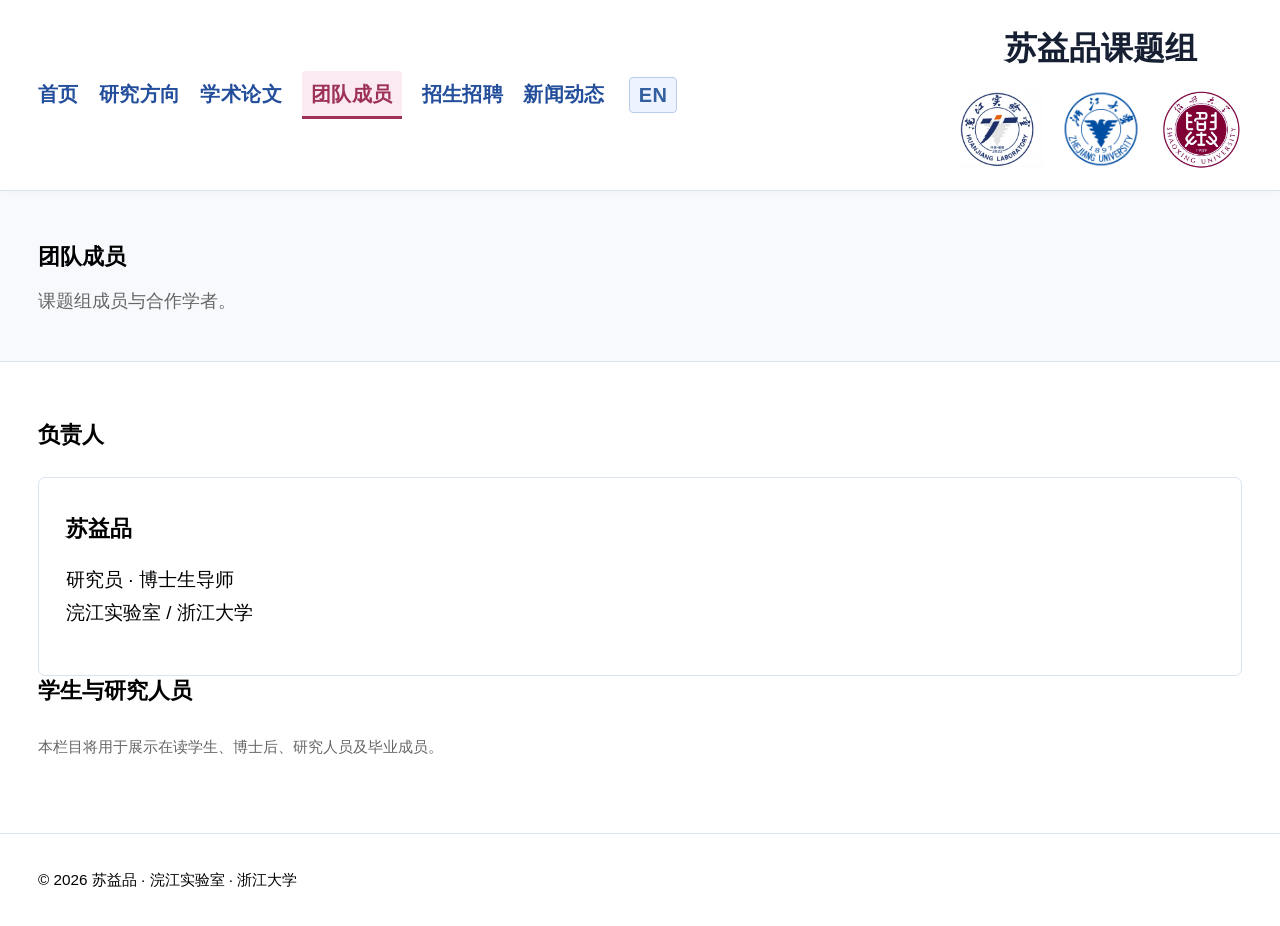
<file: zh/people.html>
<!doctype html><html lang="zh-CN"><head><meta charset="utf-8"><meta name="viewport" content="width=device-width,initial-scale=1"><title>团队成员｜苏益品课题组</title><link rel="stylesheet" href="assets/css/style.css"><meta name="description" content="苏益品课题组团队成员与合作研究人员，浣江实验室、浙江大学。">
<meta name="author" content="Yipin Su (苏益品)">
<meta name="robots" content="index, follow, max-image-preview:large">
<link rel="canonical" href="https://yipinsu.cn/zh/people.html">
<link rel="alternate" hreflang="en" href="https://yipinsu.cn/people.html">
<link rel="alternate" hreflang="zh-CN" href="https://yipinsu.cn/zh/people.html">
<link rel="alternate" hreflang="x-default" href="https://yipinsu.cn/people.html">
<meta property="og:title" content="团队成员｜苏益品课题组">
<meta property="og:description" content="苏益品课题组团队成员与合作研究人员，浣江实验室、浙江大学。">
<meta property="og:url" content="https://yipinsu.cn/zh/people.html">
<meta property="og:type" content="website">
<meta property="og:image" content="https://yipinsu.cn/assets/images/yipin-su-home.jpg">
</head><body><header class="site-header">
  <div class="container nav">
    <div class="brand-area">
  <a class="brand" href="index.html">苏益品课题组</a>

  <div class="brand-logos" aria-label="Affiliations">
    <img src="assets/images/huanjiang-lab.png"
         alt="Huanjiang Laboratory">
    <img src="assets/images/zhejiang-university.png"
         alt="Zhejiang University">
    <img src="assets/images/shaoxing-university.jpg"
         alt="Shaoxing University">
  </div>
</div>

<nav class="nav-links" aria-label="主导航">
      <a href="index.html">首页</a>
      <a href="research.html">研究方向</a>
      <a href="publications.html">学术论文</a>
      <a href="people.html" aria-current="page">团队成员</a>
      <a href="openings.html">招生招聘</a>
      <a href="news.html">新闻动态</a>
      <a class="language-switch" href="../people.html" lang="en">EN</a>
    </nav>
  </div>
</header><main><div class="page-head"><div class="container"><h1>团队成员</h1><p>课题组成员与合作学者。</p></div></div><section><div class="container"><h2 class="section-title">负责人</h2><div class="card"><h3>苏益品</h3><p>研究员 · 博士生导师<br>浣江实验室 / 浙江大学</p></div><h2 class="section-title">学生与研究人员</h2><p class="note">本栏目将用于展示在读学生、博士后、研究人员及毕业成员。</p></div></section></main><footer class="footer"><div class="container">© 2026 苏益品 · 浣江实验室 · 浙江大学</div></footer></body></html>
</file>
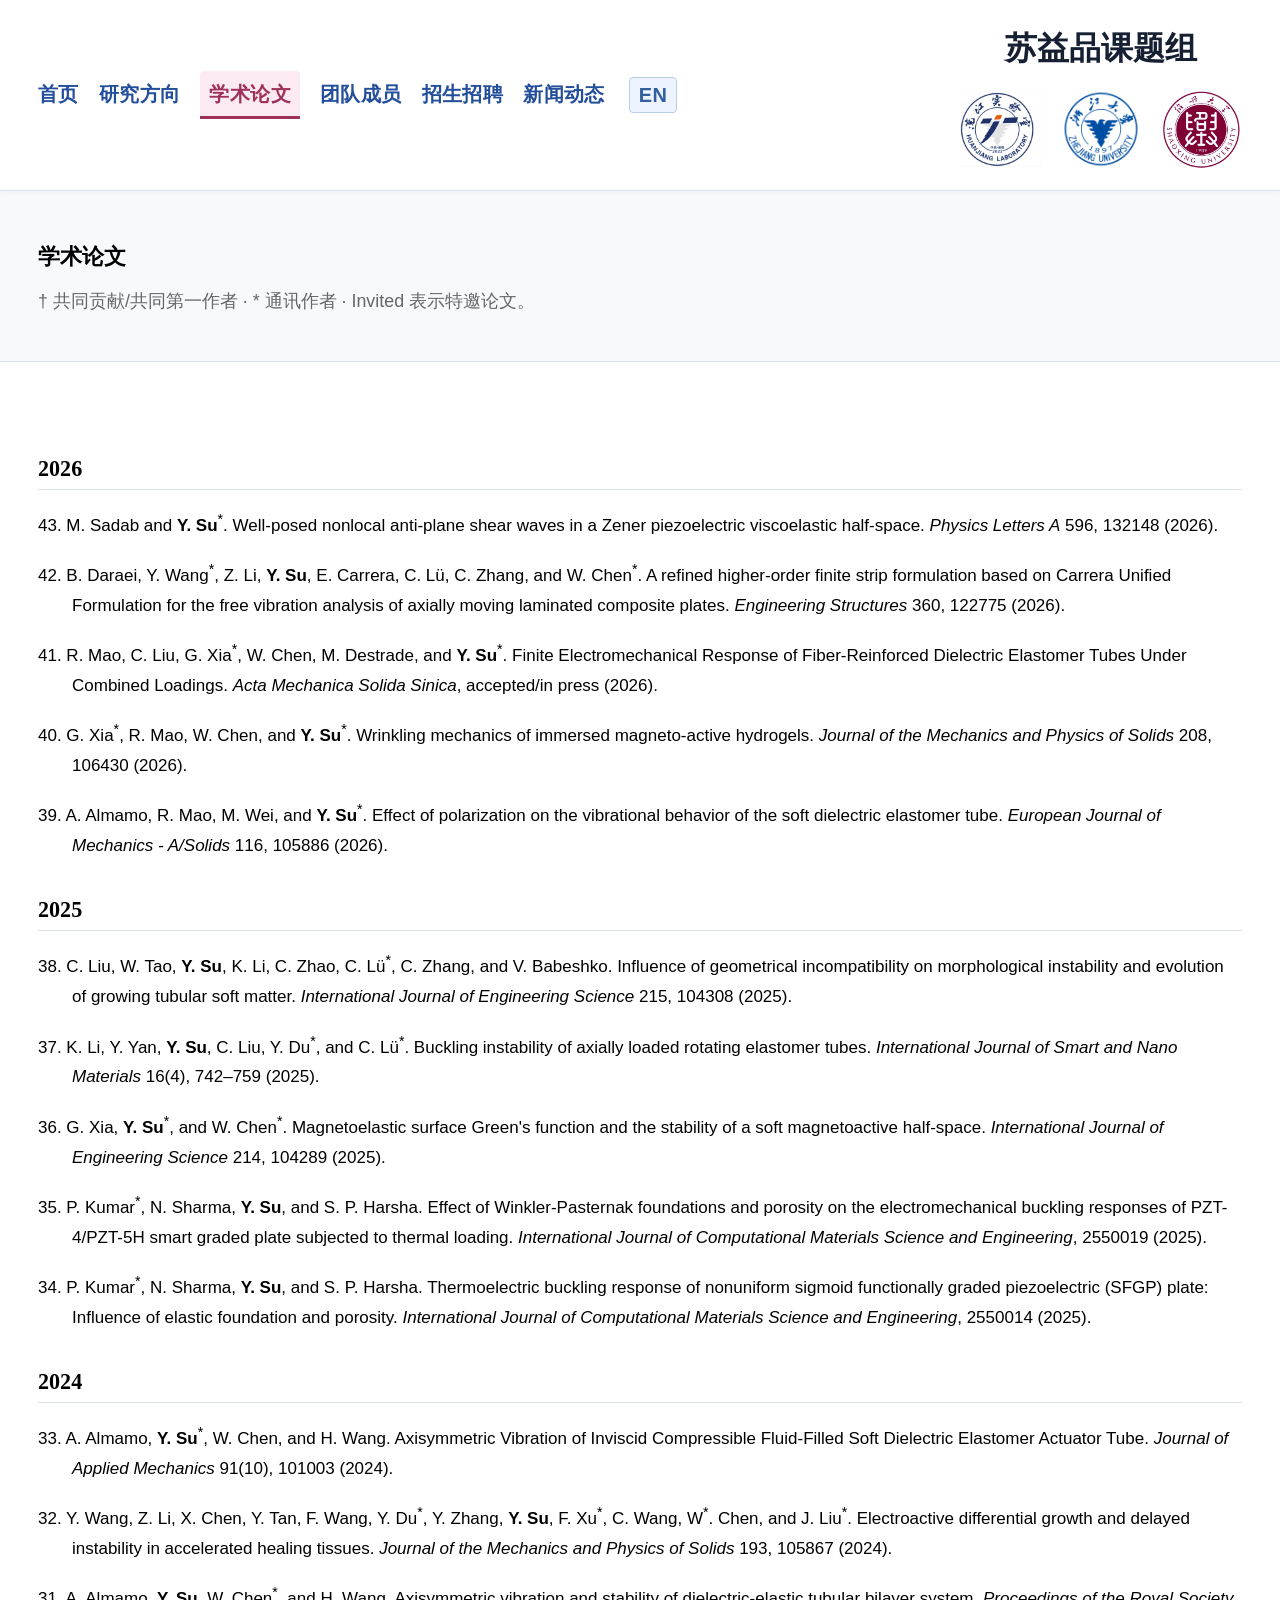
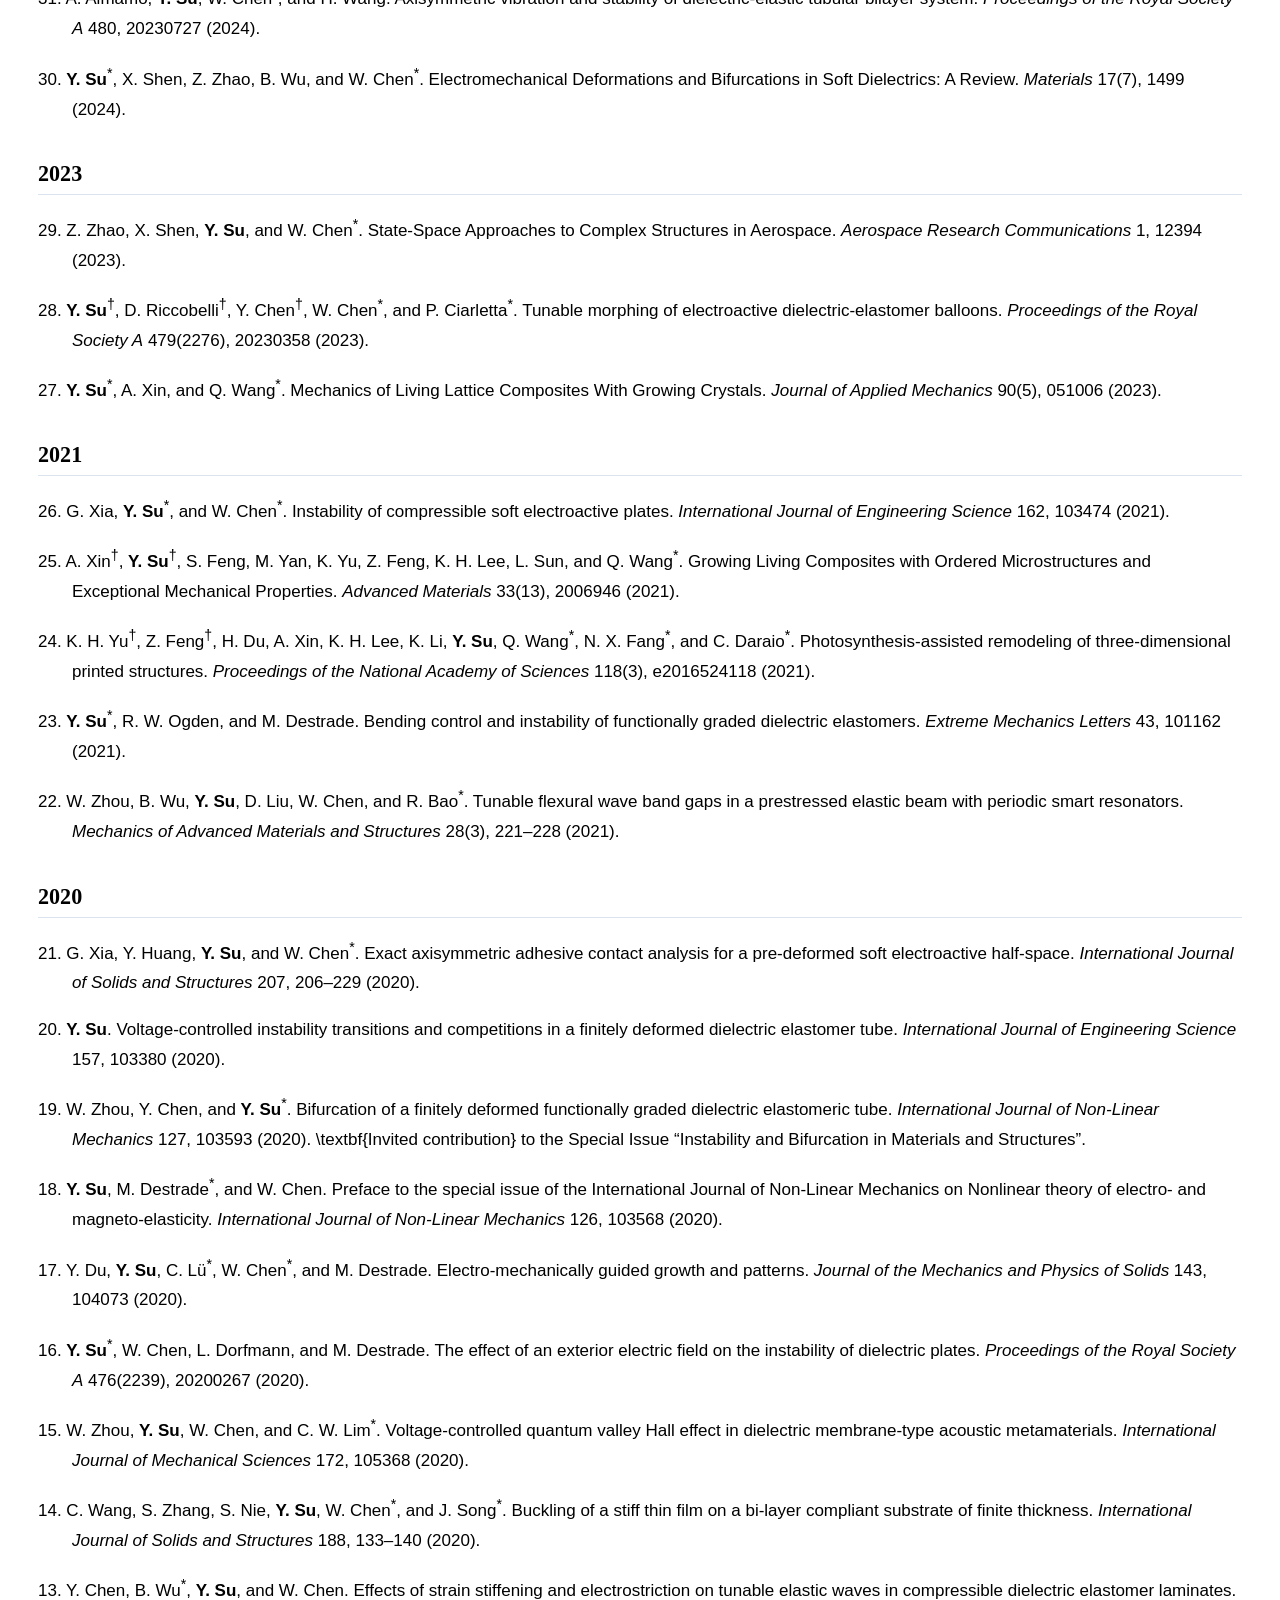
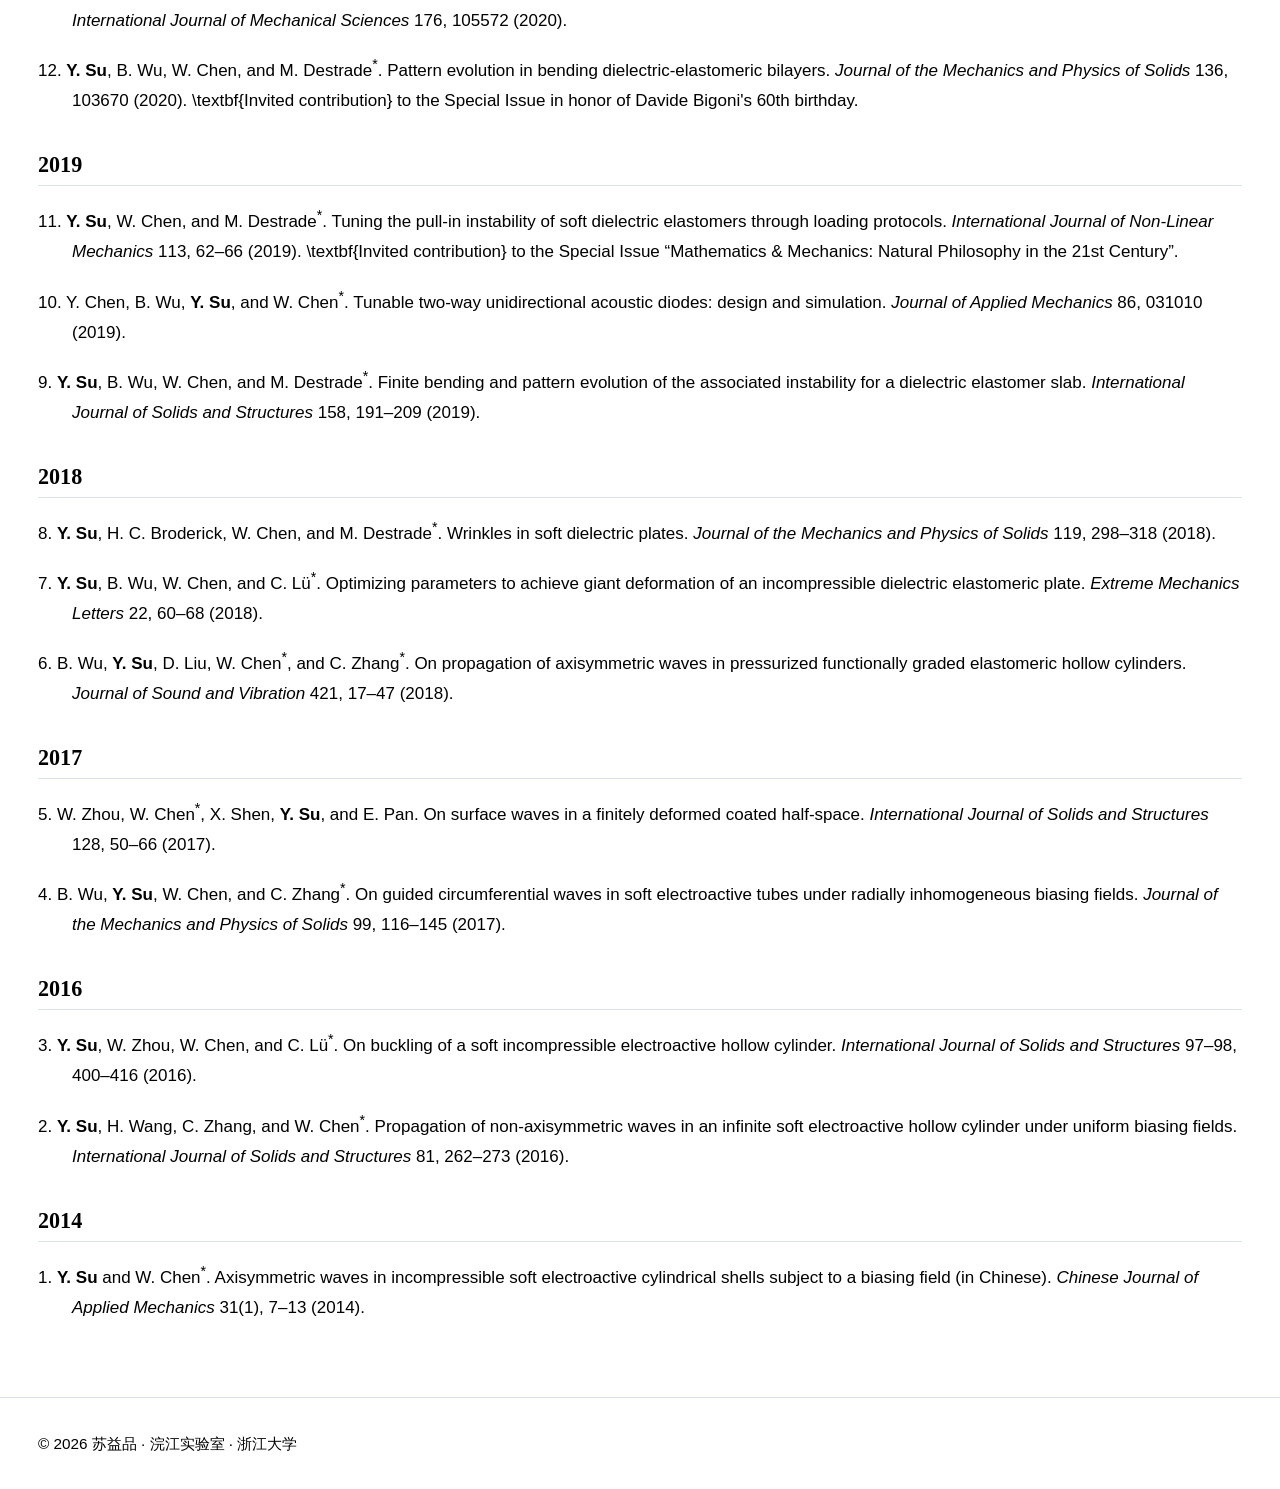
<file: zh/publications.html>
<!doctype html><html lang="zh-CN"><head><meta charset="utf-8"><meta name="viewport" content="width=device-width,initial-scale=1"><title>学术论文｜苏益品（Yipin Su）</title><link rel="stylesheet" href="assets/css/style.css"><meta name="description" content="苏益品（Yipin Su）的学术论文，涵盖智能柔性材料、多场耦合力学、非线性变形、失稳及波动等研究。">
<meta name="author" content="Yipin Su (苏益品)">
<meta name="robots" content="index, follow, max-image-preview:large">
<link rel="canonical" href="https://yipinsu.cn/zh/publications.html">
<link rel="alternate" hreflang="en" href="https://yipinsu.cn/publications.html">
<link rel="alternate" hreflang="zh-CN" href="https://yipinsu.cn/zh/publications.html">
<link rel="alternate" hreflang="x-default" href="https://yipinsu.cn/publications.html">
<meta property="og:title" content="学术论文｜苏益品（Yipin Su）">
<meta property="og:description" content="苏益品（Yipin Su）的学术论文，涵盖智能柔性材料、多场耦合力学、非线性变形、失稳及波动等研究。">
<meta property="og:url" content="https://yipinsu.cn/zh/publications.html">
<meta property="og:type" content="website">
<meta property="og:image" content="https://yipinsu.cn/assets/images/yipin-su-home.jpg">
</head><body><header class="site-header">
  <div class="container nav">
    <div class="brand-area">
  <a class="brand" href="index.html">苏益品课题组</a>

  <div class="brand-logos" aria-label="Affiliations">
    <img src="assets/images/huanjiang-lab.png"
         alt="Huanjiang Laboratory">
    <img src="assets/images/zhejiang-university.png"
         alt="Zhejiang University">
    <img src="assets/images/shaoxing-university.jpg"
         alt="Shaoxing University">
  </div>
</div>

<nav class="nav-links" aria-label="主导航">
      <a href="index.html">首页</a>
      <a href="research.html">研究方向</a>
      <a href="publications.html" aria-current="page">学术论文</a>
      <a href="people.html">团队成员</a>
      <a href="openings.html">招生招聘</a>
      <a href="news.html">新闻动态</a>
      <a class="language-switch" href="../publications.html" lang="en">EN</a>
    </nav>
  </div>
</header><main><div class="page-head"><div class="container"><h1>学术论文</h1><p class="note">† 共同贡献/共同第一作者 · * 通讯作者 · Invited 表示特邀论文。</p></div></div><section><div class="container"><div class="pub-year">2026</div><p class="pub">43. M. Sadab and <strong>Y. Su</strong><sup>*</sup>. Well-posed nonlocal anti-plane shear waves in a Zener piezoelectric viscoelastic half-space. <em>Physics Letters A</em> 596, 132148 (2026).</p><p class="pub">42. B. Daraei, Y. Wang<sup>*</sup>, Z. Li, <strong>Y. Su</strong>, E. Carrera, C. Lü, C. Zhang, and W. Chen<sup>*</sup>. A refined higher-order finite strip formulation based on Carrera Unified Formulation for the free vibration analysis of axially moving laminated composite plates. <em>Engineering Structures</em> 360, 122775 (2026).</p><p class="pub">41. R. Mao, C. Liu, G. Xia<sup>*</sup>, W. Chen, M. Destrade, and <strong>Y. Su</strong><sup>*</sup>. Finite Electromechanical Response of Fiber-Reinforced Dielectric Elastomer Tubes Under Combined Loadings. <em>Acta Mechanica Solida Sinica</em>, accepted/in press (2026).</p><p class="pub">40. G. Xia<sup>*</sup>, R. Mao, W. Chen, and <strong>Y. Su</strong><sup>*</sup>. Wrinkling mechanics of immersed magneto-active hydrogels. <em>Journal of the Mechanics and Physics of Solids</em> 208, 106430 (2026).</p><p class="pub">39. A. Almamo, R. Mao, M. Wei, and <strong>Y. Su</strong><sup>*</sup>. Effect of polarization on the vibrational behavior of the soft dielectric elastomer tube. <em>European Journal of Mechanics - A/Solids</em> 116, 105886 (2026).</p><div class="pub-year">2025</div><p class="pub">38. C. Liu, W. Tao, <strong>Y. Su</strong>, K. Li, C. Zhao, C. Lü<sup>*</sup>, C. Zhang, and V. Babeshko. Influence of geometrical incompatibility on morphological instability and evolution of growing tubular soft matter. <em>International Journal of Engineering Science</em> 215, 104308 (2025).</p><p class="pub">37. K. Li, Y. Yan, <strong>Y. Su</strong>, C. Liu, Y. Du<sup>*</sup>, and C. Lü<sup>*</sup>. Buckling instability of axially loaded rotating elastomer tubes. <em>International Journal of Smart and Nano Materials</em> 16(4), 742–759 (2025).</p><p class="pub">36. G. Xia, <strong>Y. Su</strong><sup>*</sup>, and W. Chen<sup>*</sup>. Magnetoelastic surface Green's function and the stability of a soft magnetoactive half-space. <em>International Journal of Engineering Science</em> 214, 104289 (2025).</p><p class="pub">35. P. Kumar<sup>*</sup>, N. Sharma, <strong>Y. Su</strong>, and S. P. Harsha. Effect of Winkler-Pasternak foundations and porosity on the electromechanical buckling responses of PZT-4/PZT-5H smart graded plate subjected to thermal loading. <em>International Journal of Computational Materials Science and Engineering</em>, 2550019 (2025).</p><p class="pub">34. P. Kumar<sup>*</sup>, N. Sharma, <strong>Y. Su</strong>, and S. P. Harsha. Thermoelectric buckling response of nonuniform sigmoid functionally graded piezoelectric (SFGP) plate: Influence of elastic foundation and porosity. <em>International Journal of Computational Materials Science and Engineering</em>, 2550014 (2025).</p><div class="pub-year">2024</div><p class="pub">33. A. Almamo, <strong>Y. Su</strong><sup>*</sup>, W. Chen, and H. Wang. Axisymmetric Vibration of Inviscid Compressible Fluid-Filled Soft Dielectric Elastomer Actuator Tube. <em>Journal of Applied Mechanics</em> 91(10), 101003 (2024).</p><p class="pub">32. Y. Wang, Z. Li, X. Chen, Y. Tan, F. Wang, Y. Du<sup>*</sup>, Y. Zhang, <strong>Y. Su</strong>, F. Xu<sup>*</sup>, C. Wang, W<sup>*</sup>. Chen, and J. Liu<sup>*</sup>. Electroactive differential growth and delayed instability in accelerated healing tissues. <em>Journal of the Mechanics and Physics of Solids</em> 193, 105867 (2024).</p><p class="pub">31. A. Almamo, <strong>Y. Su</strong>, W. Chen<sup>*</sup>, and H. Wang. Axisymmetric vibration and stability of dielectric-elastic tubular bilayer system. <em>Proceedings of the Royal Society A</em> 480, 20230727 (2024).</p><p class="pub">30. <strong>Y. Su</strong><sup>*</sup>, X. Shen, Z. Zhao, B. Wu, and W. Chen<sup>*</sup>. Electromechanical Deformations and Bifurcations in Soft Dielectrics: A Review. <em>Materials</em> 17(7), 1499 (2024).</p><div class="pub-year">2023</div><p class="pub">29. Z. Zhao, X. Shen, <strong>Y. Su</strong>, and W. Chen<sup>*</sup>. State-Space Approaches to Complex Structures in Aerospace. <em>Aerospace Research Communications</em> 1, 12394 (2023).</p><p class="pub">28. <strong>Y. Su</strong><sup>†</sup>, D. Riccobelli<sup>†</sup>, Y. Chen<sup>†</sup>, W. Chen<sup>*</sup>, and P. Ciarletta<sup>*</sup>. Tunable morphing of electroactive dielectric-elastomer balloons. <em>Proceedings of the Royal Society A</em> 479(2276), 20230358 (2023).</p><p class="pub">27. <strong>Y. Su</strong><sup>*</sup>, A. Xin, and Q. Wang<sup>*</sup>. Mechanics of Living Lattice Composites With Growing Crystals. <em>Journal of Applied Mechanics</em> 90(5), 051006 (2023).</p><div class="pub-year">2021</div><p class="pub">26. G. Xia, <strong>Y. Su</strong><sup>*</sup>, and W. Chen<sup>*</sup>. Instability of compressible soft electroactive plates. <em>International Journal of Engineering Science</em> 162, 103474 (2021).</p><p class="pub">25. A. Xin<sup>†</sup>, <strong>Y. Su</strong><sup>†</sup>, S. Feng, M. Yan, K. Yu, Z. Feng, K. H. Lee, L. Sun, and Q. Wang<sup>*</sup>. Growing Living Composites with Ordered Microstructures and Exceptional Mechanical Properties. <em>Advanced Materials</em> 33(13), 2006946 (2021).</p><p class="pub">24. K. H. Yu<sup>†</sup>, Z. Feng<sup>†</sup>, H. Du, A. Xin, K. H. Lee, K. Li, <strong>Y. Su</strong>, Q. Wang<sup>*</sup>, N. X. Fang<sup>*</sup>, and C. Daraio<sup>*</sup>. Photosynthesis-assisted remodeling of three-dimensional printed structures. <em>Proceedings of the National Academy of Sciences</em> 118(3), e2016524118 (2021).</p><p class="pub">23. <strong>Y. Su</strong><sup>*</sup>, R. W. Ogden, and M. Destrade. Bending control and instability of functionally graded dielectric elastomers. <em>Extreme Mechanics Letters</em> 43, 101162 (2021).</p><p class="pub">22. W. Zhou, B. Wu, <strong>Y. Su</strong>, D. Liu, W. Chen, and R. Bao<sup>*</sup>. Tunable flexural wave band gaps in a prestressed elastic beam with periodic smart resonators. <em>Mechanics of Advanced Materials and Structures</em> 28(3), 221–228 (2021).</p><div class="pub-year">2020</div><p class="pub">21. G. Xia, Y. Huang, <strong>Y. Su</strong>, and W. Chen<sup>*</sup>. Exact axisymmetric adhesive contact analysis for a pre-deformed soft electroactive half-space. <em>International Journal of Solids and Structures</em> 207, 206–229 (2020).</p><p class="pub">20. <strong>Y. Su</strong>. Voltage-controlled instability transitions and competitions in a finitely deformed dielectric elastomer tube. <em>International Journal of Engineering Science</em> 157, 103380 (2020).</p><p class="pub">19. W. Zhou, Y. Chen, and <strong>Y. Su</strong><sup>*</sup>. Bifurcation of a finitely deformed functionally graded dielectric elastomeric tube. <em>International Journal of Non-Linear Mechanics</em> 127, 103593 (2020). \textbf{Invited contribution} to the Special Issue “Instability and Bifurcation in Materials and Structures”.</p><p class="pub">18. <strong>Y. Su</strong>, M. Destrade<sup>*</sup>, and W. Chen. Preface to the special issue of the International Journal of Non-Linear Mechanics on Nonlinear theory of electro- and magneto-elasticity. <em>International Journal of Non-Linear Mechanics</em> 126, 103568 (2020).</p><p class="pub">17. Y. Du, <strong>Y. Su</strong>, C. Lü<sup>*</sup>, W. Chen<sup>*</sup>, and M. Destrade. Electro-mechanically guided growth and patterns. <em>Journal of the Mechanics and Physics of Solids</em> 143, 104073 (2020).</p><p class="pub">16. <strong>Y. Su</strong><sup>*</sup>, W. Chen, L. Dorfmann, and M. Destrade. The effect of an exterior electric field on the instability of dielectric plates. <em>Proceedings of the Royal Society A</em> 476(2239), 20200267 (2020).</p><p class="pub">15. W. Zhou, <strong>Y. Su</strong>, W. Chen, and C. W. Lim<sup>*</sup>. Voltage-controlled quantum valley Hall effect in dielectric membrane-type acoustic metamaterials. <em>International Journal of Mechanical Sciences</em> 172, 105368 (2020).</p><p class="pub">14. C. Wang, S. Zhang, S. Nie, <strong>Y. Su</strong>, W. Chen<sup>*</sup>, and J. Song<sup>*</sup>. Buckling of a stiff thin film on a bi-layer compliant substrate of finite thickness. <em>International Journal of Solids and Structures</em> 188, 133–140 (2020).</p><p class="pub">13. Y. Chen, B. Wu<sup>*</sup>, <strong>Y. Su</strong>, and W. Chen. Effects of strain stiffening and electrostriction on tunable elastic waves in compressible dielectric elastomer laminates. <em>International Journal of Mechanical Sciences</em> 176, 105572 (2020).</p><p class="pub">12. <strong>Y. Su</strong>, B. Wu, W. Chen, and M. Destrade<sup>*</sup>. Pattern evolution in bending dielectric-elastomeric bilayers. <em>Journal of the Mechanics and Physics of Solids</em> 136, 103670 (2020). \textbf{Invited contribution} to the Special Issue in honor of Davide Bigoni's 60th birthday.</p><div class="pub-year">2019</div><p class="pub">11. <strong>Y. Su</strong>, W. Chen, and M. Destrade<sup>*</sup>. Tuning the pull-in instability of soft dielectric elastomers through loading protocols. <em>International Journal of Non-Linear Mechanics</em> 113, 62–66 (2019). \textbf{Invited contribution} to the Special Issue “Mathematics & Mechanics: Natural Philosophy in the 21st Century”.</p><p class="pub">10. Y. Chen, B. Wu, <strong>Y. Su</strong>, and W. Chen<sup>*</sup>. Tunable two-way unidirectional acoustic diodes: design and simulation. <em>Journal of Applied Mechanics</em> 86, 031010 (2019).</p><p class="pub">9. <strong>Y. Su</strong>, B. Wu, W. Chen, and M. Destrade<sup>*</sup>. Finite bending and pattern evolution of the associated instability for a dielectric elastomer slab. <em>International Journal of Solids and Structures</em> 158, 191–209 (2019).</p><div class="pub-year">2018</div><p class="pub">8. <strong>Y. Su</strong>, H. C. Broderick, W. Chen, and M. Destrade<sup>*</sup>. Wrinkles in soft dielectric plates. <em>Journal of the Mechanics and Physics of Solids</em> 119, 298–318 (2018).</p><p class="pub">7. <strong>Y. Su</strong>, B. Wu, W. Chen, and C. Lü<sup>*</sup>. Optimizing parameters to achieve giant deformation of an incompressible dielectric elastomeric plate. <em>Extreme Mechanics Letters</em> 22, 60–68 (2018).</p><p class="pub">6. B. Wu, <strong>Y. Su</strong>, D. Liu, W. Chen<sup>*</sup>, and C. Zhang<sup>*</sup>. On propagation of axisymmetric waves in pressurized functionally graded elastomeric hollow cylinders. <em>Journal of Sound and Vibration</em> 421, 17–47 (2018).</p><div class="pub-year">2017</div><p class="pub">5. W. Zhou, W. Chen<sup>*</sup>, X. Shen, <strong>Y. Su</strong>, and E. Pan. On surface waves in a finitely deformed coated half-space. <em>International Journal of Solids and Structures</em> 128, 50–66 (2017).</p><p class="pub">4. B. Wu, <strong>Y. Su</strong>, W. Chen, and C. Zhang<sup>*</sup>. On guided circumferential waves in soft electroactive tubes under radially inhomogeneous biasing fields. <em>Journal of the Mechanics and Physics of Solids</em> 99, 116–145 (2017).</p><div class="pub-year">2016</div><p class="pub">3. <strong>Y. Su</strong>, W. Zhou, W. Chen, and C. Lü<sup>*</sup>. On buckling of a soft incompressible electroactive hollow cylinder. <em>International Journal of Solids and Structures</em> 97–98, 400–416 (2016).</p><p class="pub">2. <strong>Y. Su</strong>, H. Wang, C. Zhang, and W. Chen<sup>*</sup>. Propagation of non-axisymmetric waves in an infinite soft electroactive hollow cylinder under uniform biasing fields. <em>International Journal of Solids and Structures</em> 81, 262–273 (2016).</p><div class="pub-year">2014</div><p class="pub">1. <strong>Y. Su</strong> and W. Chen<sup>*</sup>. Axisymmetric waves in incompressible soft electroactive cylindrical shells subject to a biasing field (in Chinese). <em>Chinese Journal of Applied Mechanics</em> 31(1), 7–13 (2014).</p></div></section></main><footer class="footer"><div class="container">© 2026 苏益品 · 浣江实验室 · 浙江大学</div></footer></body></html>
</file>
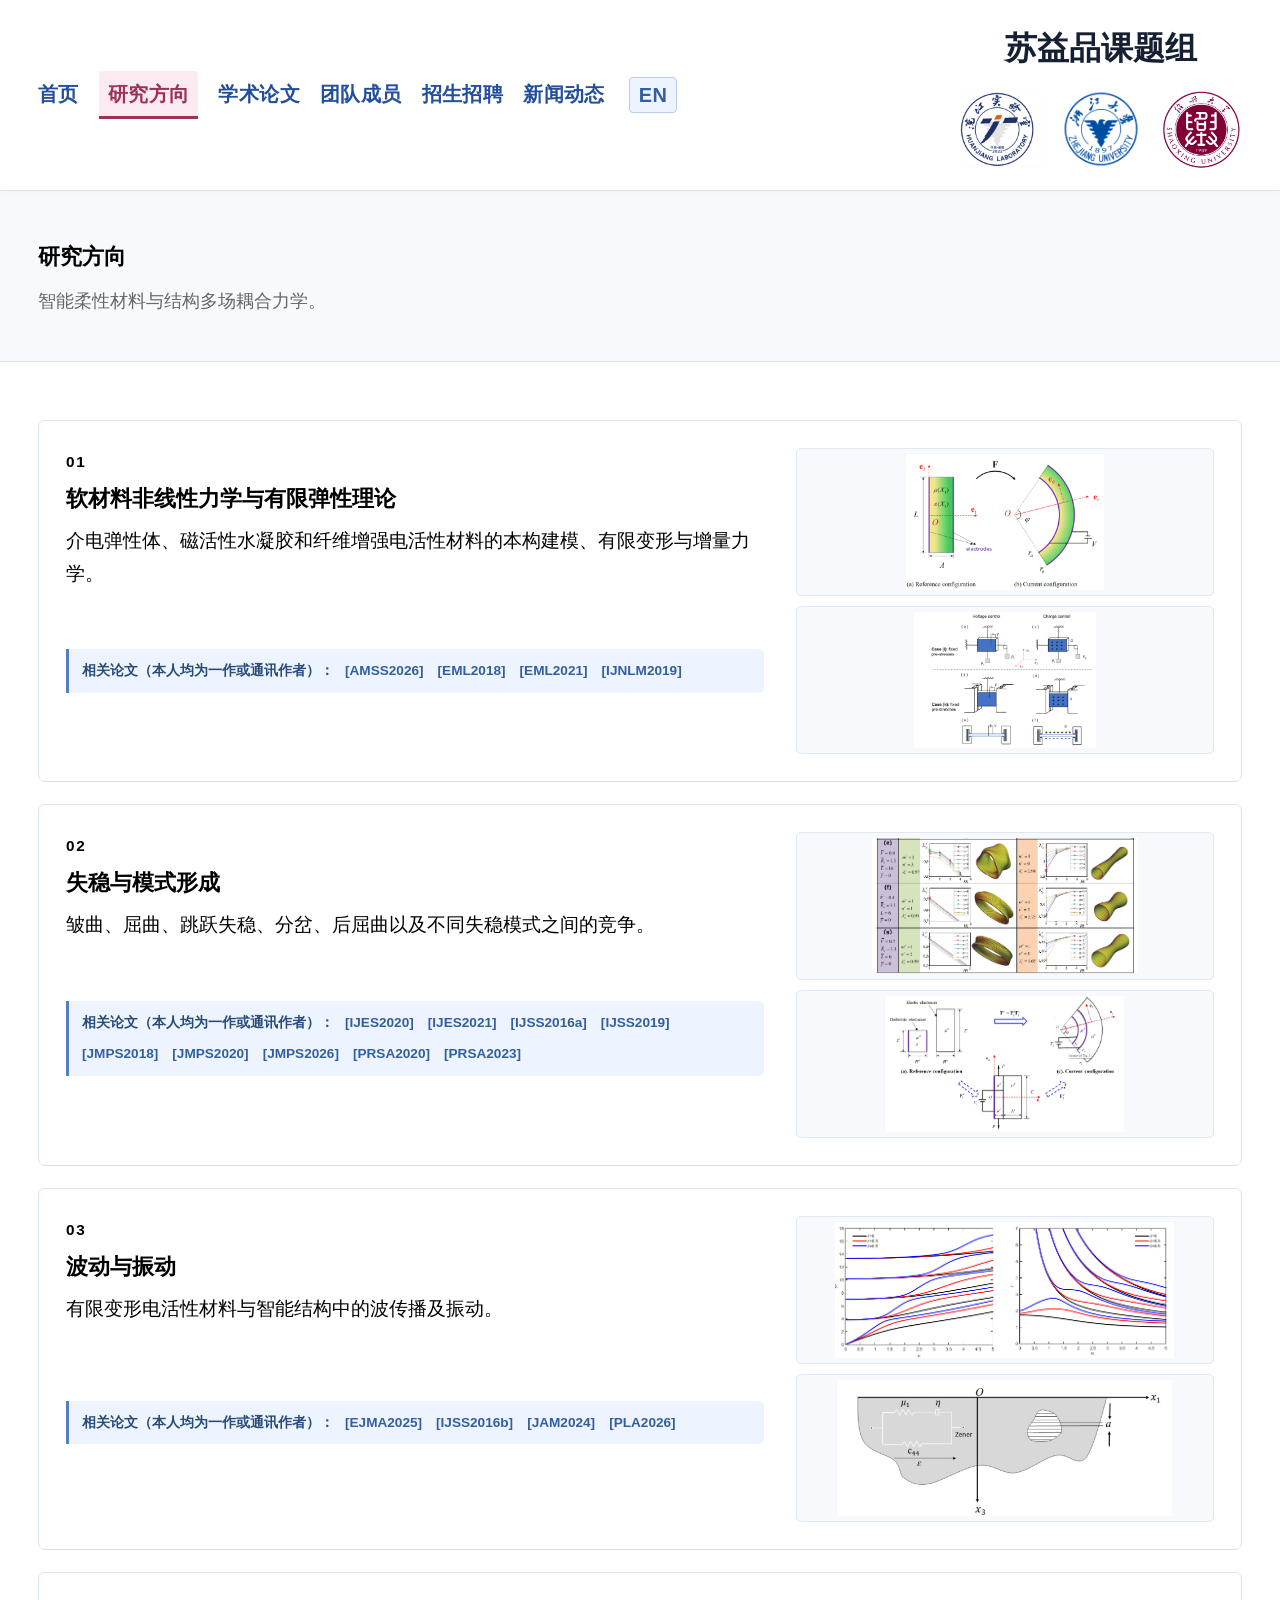
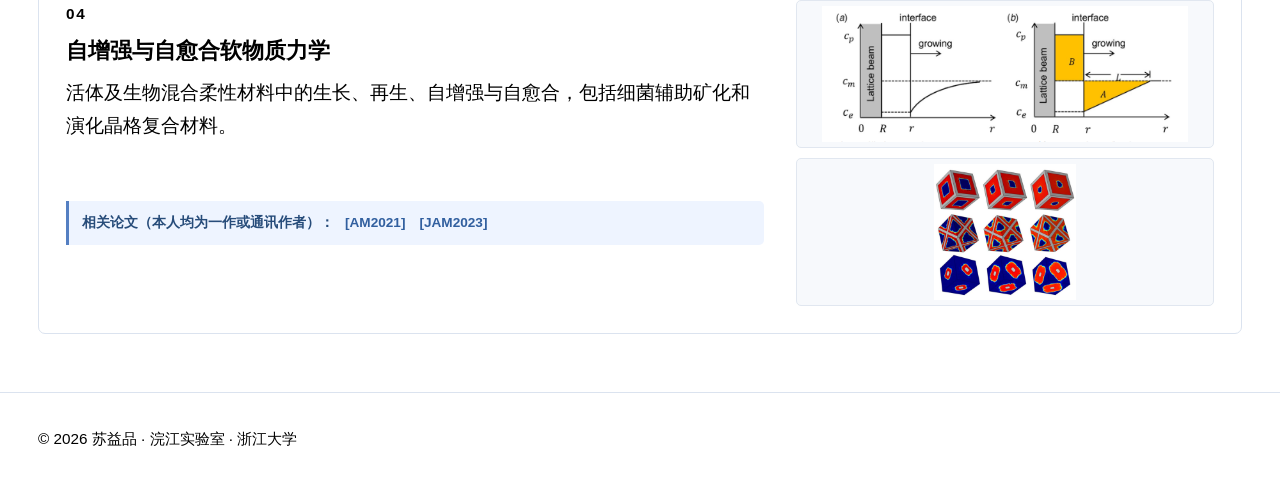
<file: zh/research.html>
<!doctype html>
<html lang="zh-CN">
<head>
  <meta charset="utf-8">
  <meta name="viewport" content="width=device-width,initial-scale=1">
  <title>研究方向｜苏益品（Yipin Su）</title>
  <link rel="stylesheet" href="assets/css/style.css">
<meta name="description" content="苏益品课题组研究方向：软材料非线性力学与有限弹性理论、失稳与分岔、波动与振动、自增强与自愈合软物质力学。">
<meta name="author" content="Yipin Su (苏益品)">
<meta name="robots" content="index, follow, max-image-preview:large">
<link rel="canonical" href="https://yipinsu.cn/zh/research.html">
<link rel="alternate" hreflang="en" href="https://yipinsu.cn/research.html">
<link rel="alternate" hreflang="zh-CN" href="https://yipinsu.cn/zh/research.html">
<link rel="alternate" hreflang="x-default" href="https://yipinsu.cn/research.html">
<meta property="og:title" content="研究方向｜苏益品（Yipin Su）">
<meta property="og:description" content="苏益品课题组研究方向：软材料非线性力学与有限弹性理论、失稳与分岔、波动与振动、自增强与自愈合软物质力学。">
<meta property="og:url" content="https://yipinsu.cn/zh/research.html">
<meta property="og:type" content="website">
<meta property="og:image" content="https://yipinsu.cn/assets/images/yipin-su-home.jpg">
</head>
<body>
  <header class="site-header">
    <div class="container nav">
      <div class="brand-area">
        <a class="brand" href="index.html">苏益品课题组</a>
        <div class="brand-logos" aria-label="所属单位">
          <img src="assets/images/huanjiang-lab.png" alt="浣江实验室">
          <img src="assets/images/zhejiang-university.png" alt="浙江大学">
          <img src="assets/images/shaoxing-university.jpg" alt="绍兴大学">
        </div>
      </div>
      <nav class="nav-links" aria-label="主导航">
        <a href="index.html">首页</a>
        <a href="research.html" aria-current="page">研究方向</a>
        <a href="publications.html">学术论文</a>
        <a href="people.html">团队成员</a>
        <a href="openings.html">招生招聘</a>
        <a href="news.html">新闻动态</a>
        <a class="language-switch" href="../research.html" lang="en">EN</a>
      </nav>
    </div>
  </header>

  <main>
    <div class="page-head"><div class="container"><h1>研究方向</h1><p>智能柔性材料与结构多场耦合力学。</p></div></div>
    <section><div class="container"><div class="cards research-cards research-layout-list">
      <article class="card research-card">
        <div class="num">01</div>
        <h3>软材料非线性力学与有限弹性理论</h3>
        <p>介电弹性体、磁活性水凝胶和纤维增强电活性材料的本构建模、有限变形与增量力学。</p>
        <div class="research-publications">
          <span class="references-label">相关论文（本人均为一作或通讯作者）：</span>
          <a href="assets/files/research/01/AMSS2026.pdf" target="_blank" rel="noopener">[AMSS2026]</a>
          <a href="assets/files/research/01/EML2018.pdf" target="_blank" rel="noopener">[EML2018]</a>
          <a href="assets/files/research/01/EML2021.pdf" target="_blank" rel="noopener">[EML2021]</a>
          <a href="assets/files/research/01/IJNLM2019.pdf" target="_blank" rel="noopener">[IJNLM2019]</a>
        </div>
        <div class="research-gallery gallery-two" aria-label="代表性研究图片">
          <img src="assets/images/research-01-bending.png" alt="Finite bending of a functionally graded dielectric elastomer slab">
          <img src="assets/images/research-01-loading-control.png" alt="Voltage-controlled and charge-controlled loading protocols for dielectric elastomers">
        </div>
      </article>

      <article class="card research-card">
        <div class="num">02</div>
        <h3>失稳与模式形成</h3>
        <p>皱曲、屈曲、跳跃失稳、分岔、后屈曲以及不同失稳模式之间的竞争。</p>
        <div class="research-publications">
          <span class="references-label">相关论文（本人均为一作或通讯作者）：</span>
          <a href="assets/files/research/02/IJES2020.pdf" target="_blank" rel="noopener">[IJES2020]</a>
          <a href="assets/files/research/02/IJES2021.pdf" target="_blank" rel="noopener">[IJES2021]</a>
          <a href="assets/files/research/02/IJSS2016a.pdf" target="_blank" rel="noopener">[IJSS2016a]</a>
          <a href="assets/files/research/02/IJSS2019.pdf" target="_blank" rel="noopener">[IJSS2019]</a>
          <a href="assets/files/research/02/JMPS2018.pdf" target="_blank" rel="noopener">[JMPS2018]</a>
          <a href="assets/files/research/02/JMPS2020.pdf" target="_blank" rel="noopener">[JMPS2020]</a>
          <a href="assets/files/research/02/JMPS2026.pdf" target="_blank" rel="noopener">[JMPS2026]</a>
          <a href="assets/files/research/02/PRSA2020.pdf" target="_blank" rel="noopener">[PRSA2020]</a>
          <a href="assets/files/research/02/PRSA2023.pdf" target="_blank" rel="noopener">[PRSA2023]</a>
        </div>
        <div class="research-gallery gallery-two" aria-label="代表性研究图片">
          <img src="assets/images/research-02-buckling-modes.png" alt="Calculated buckling modes in contraction and extension">
          <img src="assets/images/research-02-bilayer-bending.png" alt="Reference and current configurations of a bilayer dielectric elastomer under finite bending">
        </div>
      </article>

      <article class="card research-card">
        <div class="num">03</div>
        <h3>波动与振动</h3>
        <p>有限变形电活性材料与智能结构中的波传播及振动。</p>
        <div class="research-publications">
          <span class="references-label">相关论文（本人均为一作或通讯作者）：</span>
          <a href="assets/files/research/03/EJMA2025.pdf" target="_blank" rel="noopener">[EJMA2025]</a>
          <a href="assets/files/research/03/IJSS2016b.pdf" target="_blank" rel="noopener">[IJSS2016b]</a>
          <a href="assets/files/research/03/JAM2024.pdf" target="_blank" rel="noopener">[JAM2024]</a>
          <a href="assets/files/research/03/PLA2026.pdf" target="_blank" rel="noopener">[PLA2026]</a>
        </div>
        <div class="research-gallery gallery-two" aria-label="代表性研究图片">
          <img src="assets/images/research-03-dispersion.png" alt="Dispersion curves for electroactive wave propagation">
          <img src="assets/images/research-03-zener-wave.png" alt="Zener piezoelectric viscoelastic half-space and propagating shear wave">
        </div>
      </article>

      <article class="card research-card">
        <div class="num">04</div>
        <h3>自增强与自愈合软物质力学</h3>
        <p>活体及生物混合柔性材料中的生长、再生、自增强与自愈合，包括细菌辅助矿化和演化晶格复合材料。</p>
        <div class="research-publications">
          <span class="references-label">相关论文（本人均为一作或通讯作者）：</span>
          <a href="assets/files/research/04/AM2021.pdf" target="_blank" rel="noopener">[AM2021]</a>
          <a href="assets/files/research/04/JAM2023.pdf" target="_blank" rel="noopener">[JAM2023]</a>
        </div>
        <div class="research-gallery gallery-two" aria-label="代表性研究图片">
          <img src="assets/images/research-04-growth-model.png" alt="Mechanical model of a growing lattice beam">
          <img src="assets/images/research-04-lattice-growth.png" alt="Simulated crystal growth in several three-dimensional lattice architectures">
        </div>
      </article>
    </div></div></section>
  </main>
  <footer class="footer"><div class="container">© 2026 苏益品 · 浣江实验室 · 浙江大学</div></footer>
</body>
</html>
</file>
<file: assets/css/style.css>
:root{
  /* 内容缩放：1 = 原大小，0.85 = 85%，0.8 = 80%。只改下一行即可。
     同时调整 Header 以外的文字及首页照片；导航、课题组名称、Logo 不缩放。 */
  --content-scale: 0.85;
  /* 以下字号仍乘以上面的 content-scale；中英文姓名共用同一个字号。 */
  --name-size: 48px;
  --section-title-size: 26px;
  --secondary-text-color: #666666; /* 机构、地点及条目补充说明 */

  /* Header 居中宽度：减小此值，两侧整体向中间靠；增大则向两边展开。 */
  --header-max-width: 1320px;
  --header-side-padding: 38px; /* 左右内边距：增大则进一步向内靠 */
  --header-group-gap: 40px; /* 导航与品牌区域之间的最小间距 */
  --nav-font-size: 20px; /* 导航文字大小，不乘 content-scale */
  --brand-font-size: 32px; /* SU Research Group 文字大小 */
  --logo-size: 82px; /* 三个 Logo 各自的宽度和高度 */
  --ink:#172033; --muted:#5f6f86; --blue:#234e9b; --blue2:#173b78;
  --line:#dbe3ef; --bg:#f7f9fc; --card:#fff; --max:1180px;
}
*{box-sizing:border-box}
html{scroll-behavior:smooth}
body{
  margin:0;
  font-family:Arial,"Helvetica Neue","Noto Sans",sans-serif;
  color:var(--ink); background:#fff; line-height:1.72; font-size:17px;
}
a{color:var(--blue);text-decoration:none}
a:hover{text-decoration:underline}
.container{max-width:var(--max);margin:auto;padding:0 34px}

/* Header */
.site-header{
  position:sticky; top:0; z-index:20;
  background:rgba(255,255,255,.97);
  border-bottom:1px solid var(--line);
  box-shadow:0 1px 8px rgba(15,23,42,.035);
}
.nav{min-height:78px;display:flex;align-items:center;gap:30px}
.brand{
  font-family:Georgia,"Times New Roman",serif;
  font-size:27px;font-weight:700;color:var(--ink);margin-right:auto;
  white-space:nowrap;
}
.nav>a:not(.brand){
  font-size:15px;font-weight:700;letter-spacing:.035em;color:#294b85;
  white-space:nowrap;
}
.nav>a:hover{color:#123d88;text-decoration:none}

/* Hero */
.hero{padding:72px 0 54px;background:linear-gradient(180deg,#f7faff 0%,#fff 100%)}
.hero-grid{
  display:grid;grid-template-columns:minmax(0,1fr) calc(300px * var(--content-scale));
  gap:70px;align-items:center;
}
.kicker{
  font-size:calc(14px * var(--content-scale));font-weight:800;letter-spacing:.14em;color:var(--blue);
  text-transform:uppercase;margin-bottom:8px;
}
h1{
  font:700 calc(58px * var(--content-scale))/1.06 Georgia,"Times New Roman",serif;
  margin:8px 0 8px;color:#132b55;
}
.zh{font-size:calc(27px * var(--content-scale));color:var(--muted);margin-bottom:20px}
.roles{font-size:calc(20px * var(--content-scale));line-height:1.55;margin:0 0 10px}
.honors{font-size:calc(17px * var(--content-scale));color:#53647b;margin-top:10px}
.hero-photo{
  width:calc(290px * var(--content-scale));height:calc(360px * var(--content-scale));object-fit:cover;object-position:50% 15%;
  border-radius:5px;box-shadow:0 16px 38px rgba(15,23,42,.16);
}
.actions{display:flex;flex-wrap:wrap;gap:11px;margin-top:26px}
.btn{
  display:inline-block;padding:calc(10px * var(--content-scale)) calc(16px * var(--content-scale));border:1px solid var(--blue);
  border-radius:4px;font-weight:700;font-size:calc(15px * var(--content-scale));
}
.btn.primary{background:var(--blue);color:#fff}

/* Institutional logos */
.institution-strip{
  border-top:1px solid #e6ebf3;border-bottom:1px solid #e6ebf3;
  background:#fff;
}
.institution-logos{
  min-height:108px;display:flex;align-items:center;justify-content:center;
  gap:62px;flex-wrap:wrap;padding-top:16px;padding-bottom:16px;
}
.institution{
  display:flex;align-items:center;gap:13px;color:#34445c;font-size:calc(15px * var(--content-scale));
  font-weight:700;
}
.institution img{width:72px;height:72px;object-fit:contain}
.institution img.logo-wide{width:76px;height:72px}

/* Main sections */
section{padding:58px 0}
.section-alt{background:var(--bg)}
.section-title{
  font:700 calc(36px * var(--content-scale)) Georgia,"Times New Roman",serif;
  margin:0 0 27px;color:var(--blue2);
}
.about-copy{max-width:1080px}
.about-block{
  margin:0 0 22px;
  font-size:calc(18px * var(--content-scale));line-height:1.95;
  text-align:justify;text-justify:inter-ideograph;
}
.about-label{
  display:inline-block;margin-bottom:8px;
  color:var(--blue);font-weight:800;font-size:calc(14px * var(--content-scale));letter-spacing:.08em;
}
.cards{display:grid;grid-template-columns:repeat(2,1fr);gap:22px}
.card{
  border:1px solid var(--line);background:#fff;padding:27px;
  border-radius:7px;transition:transform .15s ease,box-shadow .15s ease;
}
.card:hover{transform:translateY(-2px);box-shadow:0 10px 25px rgba(15,23,42,.06)}
.card .num{font-weight:800;color:var(--blue);font-size:calc(14px * var(--content-scale));letter-spacing:.12em}
.card h3{font:700 calc(23px * var(--content-scale)) Georgia,"Times New Roman",serif;margin:9px 0 10px}
.tags{color:var(--muted);font-size:calc(15px * var(--content-scale));line-height:1.7}

/* Shared subpages */
.pub-year{font:700 calc(28px * var(--content-scale)) Georgia,serif;color:var(--blue);border-bottom:1px solid var(--line);padding-bottom:7px;margin:36px 0 17px}
.pub{margin:0 0 16px;padding-left:34px;text-indent:-34px}
.note{font-size:calc(15px * var(--content-scale));color:var(--muted)}
.project{display:grid;grid-template-columns:210px 1fr;gap:24px;border-bottom:1px solid var(--line);padding:18px 0}
.project-id{font-weight:800;color:var(--blue)}
.project-title{font-weight:700}
.page-head{padding:46px 0 25px;background:var(--bg);border-bottom:1px solid var(--line)}
.page-head h1{font-size:calc(43px * var(--content-scale))}
.footer{border-top:1px solid var(--line);padding:32px 0;color:var(--muted);font-size:calc(15px * var(--content-scale))}

@media(max-width:920px){
  .nav{gap:18px;overflow-x:auto}.brand{font-size:23px}
  .nav>a:not(.brand){font-size:14px}
  .hero-grid{grid-template-columns:1fr calc(235px * var(--content-scale));gap:35px}
  .hero-photo{width:calc(225px * var(--content-scale));height:calc(300px * var(--content-scale))}
  h1{font-size:calc(49px * var(--content-scale))}
}
@media(max-width:720px){
  body{font-size:16px}.container{padding:0 20px}
  .hero-grid{grid-template-columns:1fr}.hero-photo{width:calc(210px * var(--content-scale));height:calc(280px * var(--content-scale))}
  h1{font-size:calc(45px * var(--content-scale))}.section-title{font-size:calc(31px * var(--content-scale))}
  .cards{grid-template-columns:1fr}
  .institution-logos{justify-content:flex-start;gap:22px}
  .institution{width:100%}
  .project{grid-template-columns:1fr;gap:4px}
}


/* ===== V1.2 homepage/navigation typography upgrade ===== */
body{font-size:22px;line-height:1.78}
main{font-size:calc(22px * var(--content-scale))}
.container{max-width:1320px;padding-left:38px;padding-right:38px}

.nav{min-height:104px;gap:22px}
.brand{
  font-size:32px;
  margin-right:8px;
  flex:0 0 auto;
}
.brand-logos{
  display:flex;align-items:center;gap:10px;
  margin-right:auto;flex:0 0 auto;
}
.brand-logos img{
  width:54px;height:54px;object-fit:contain;display:block;
}
.nav-links{display:flex;align-items:center;gap:24px;white-space:nowrap}
.nav-links a{
  font-size:18px;font-weight:800;letter-spacing:.025em;color:#234e9b;
}
.nav-links a:hover{text-decoration:none;color:#102f69}

.kicker{font-size:calc(18px * var(--content-scale))}
h1{font-size:calc(68px * var(--content-scale))}
.zh{font-size:calc(34px * var(--content-scale))}
.roles{font-size:calc(20px * var(--content-scale))}
.honors{font-size:calc(20px * var(--content-scale))}
.btn{font-size:calc(19px * var(--content-scale));padding:calc(12px * var(--content-scale)) calc(19px * var(--content-scale))}
.hero-grid{grid-template-columns:minmax(0,1fr) calc(330px * var(--content-scale))}
.hero-photo{width:calc(320px * var(--content-scale));height:calc(405px * var(--content-scale))}

.section-title{font-size:calc(45px * var(--content-scale))}
.about-block{
  font-size:calc(23px * var(--content-scale));
  line-height:2.0;
  text-align:justify;
  text-justify:inter-ideograph;
  margin-bottom:30px;
}
.card .num{font-size:calc(18px * var(--content-scale))}
.card h3{font-size:calc(29px * var(--content-scale))}
.tags{font-size:calc(19px * var(--content-scale))}
.page-head h1{font-size:calc(52px * var(--content-scale))}
.page-head p{font-size:calc(21px * var(--content-scale))}
.pub{font-size:calc(20px * var(--content-scale))}
.pub-year{font-size:calc(34px * var(--content-scale))}
.project{font-size:calc(20px * var(--content-scale))}
.note{font-size:calc(18px * var(--content-scale))}
.footer{font-size:calc(18px * var(--content-scale))}

/* old separate logo strip no longer used */
.institution-strip,.institution-logos{display:none!important}

@media(max-width:1180px){
  .container{padding-left:24px;padding-right:24px}
  .nav{min-height:92px;gap:14px;overflow-x:auto}
  .brand{font-size:27px}
  .brand-logos img{width:43px;height:43px}
  .nav-links{gap:17px}
  .nav-links a{font-size:16px}
}
@media(max-width:820px){
  body{font-size:18px}
  main{font-size:calc(18px * var(--content-scale))}
  .nav{align-items:center}
  .brand{font-size:23px}
  .brand-logos{gap:6px}
  .brand-logos img{width:36px;height:36px}
  .nav-links{gap:14px}
  .nav-links a{font-size:14px}
  h1{font-size:calc(50px * var(--content-scale))}.zh{font-size:calc(28px * var(--content-scale))}.roles{font-size:calc(21px * var(--content-scale))}.honors{font-size:calc(18px * var(--content-scale))}
  .section-title{font-size:calc(36px * var(--content-scale))}.about-block{font-size:calc(19px * var(--content-scale))}
  .hero-grid{grid-template-columns:1fr}
  .hero-photo{width:calc(240px * var(--content-scale));height:calc(310px * var(--content-scale))}
}
/* ===== Header final layout ===== */

.site-header .container {
    max-width: var(--header-max-width);
    margin: 0 auto;
    padding-left: var(--header-side-padding);
    padding-right: var(--header-side-padding);
}

.nav {
    width: 100%;
    min-height: 190px;

    display: flex;
    align-items: center;
    justify-content: space-between;

    gap: var(--header-group-gap);
    overflow-x: auto;
}

/* 左侧：SU Research Group + Logos */
.brand-area {
    display: flex;
    flex-direction: column;
    align-items: center;

    gap: 14px;

    /* 关键：取消之前把左侧锁死的 auto */
    margin: 0;

    flex: 0 0 auto;
}

.brand {
    font-family: Georgia, "Times New Roman", serif;
    font-size: 32px;
    font-weight: 700;
    color: var(--ink);

    margin: 0;
    white-space: nowrap;
}

/* 三个 Logo */
.brand-logos {
    display: flex;
    align-items: center;
    justify-content: center;

    gap: 20px;
    margin: 0;
}

.brand-logos img {
    width: 82px;
    height: 82px;

    object-fit: contain;
    display: block;
}

/* 右侧导航 */
.nav-links {
    display: flex;
    align-items: center;
    justify-content: flex-end;

    gap: 32px;

    margin-left: auto;
    white-space: nowrap;
}

.nav-links a {
    font-size: var(--nav-font-size);
    font-weight: 800;
    letter-spacing: 0.02em;
    color: #234e9b;
}
/* ===== Header: navigation left, SU Research Group right ===== */

.nav {
    width: 100%;
    display: flex;
    align-items: center;
    justify-content: space-between;
}

/* 导航放左边 */
.nav-links {
    order: 1;

    display: flex;
    align-items: center;
    justify-content: flex-start;

    gap: 32px;

    margin-left: 0;
    margin-right: auto;
}

/* SU Research Group + Logo 整体放最右边 */
.brand-area {
    order: 2;

    display: flex;
    flex-direction: column;
    align-items: center;

    gap: 12px;

    margin-left: 0;
    margin-right: 0;

    flex: 0 0 auto;
}

/* 标题 */
.brand {
    margin: 0;

    font-family: Georgia, "Times New Roman", serif;
    font-size: var(--brand-font-size);
    font-weight: 700;

    white-space: nowrap;
    text-decoration: none;
}

/* 三个 Logo */
.brand-logos {
    display: flex;
    align-items: center;
    justify-content: center;

    gap: 18px;
    margin: 0;
}

.brand-logos img {
    width: var(--logo-size);
    height: var(--logo-size);

    object-fit: contain;
    display: block;
}
/* ===== Name: English + Chinese on the same line ===== */

.hero-name {
  font-size: calc(var(--name-size) * var(--content-scale));
  display: flex;
  align-items: baseline;
  gap: 18px;
  white-space: nowrap;
}

.hero-name-cn {
  font-family: Arial, "Microsoft YaHei", "Noto Sans SC", sans-serif;
  font-size: inherit;
  font-weight: 400;
  color: #64748b;
}
/* ===== Contact under About ===== */

.home-contact {
  display: flex;
  align-items: flex-end;
  justify-content: space-between;

  margin-top: 35px;
  padding-top: 28px;

  border-top: 1px solid #dbe3ef;
}

.contact-info h3 {
  margin: 0 0 12px 0;

  font-family: Arial, Helvetica, sans-serif;
  font-size: calc(28px * var(--content-scale));
  font-weight: 700;

  color: #173b78;
}

.contact-info p {
  margin: 0;

  font-size: calc(44px * var(--content-scale));
  line-height: 1.7;
}

.contact-map {
  text-align: right;
  padding-bottom: 4px;
}

.contact-map a {
  font-size: calc(24px * var(--content-scale));
  font-weight: 700;

  color: #234e9b;
  text-decoration: none;
}

.contact-map a:hover {
  text-decoration: underline;
}
.hero-contact {
  margin-top: 35px;
}
.contact-title {
  font-weight: 700;
}
/* ===== Header: use the centered container, without overlapping offsets ===== */

/* 两组位置由文件开头的 Header 宽度、内边距及间距参数控制。 */
.nav-links {
    position: relative;
    left: 0;
    flex: 0 0 auto;
}

/* 右侧 SU Research Group + Logos 整体向左 */
.brand-area {
    position: relative;
    right: 0;
}
/* ===== Principal-Investigator Projects ===== */

.home-projects .project {
  grid-template-columns: 330px 1fr;
}

.home-projects .project-date {
  white-space: nowrap;
}

/* 黑色主文字：仅应用于首页 Hero 以外的正文区域及所有页脚。
   Header 与首页姓名、身份、荣誉、按钮、Contact 保留原配色。 */
main > :not(.hero), .footer {
  --ink: #000;
  --muted: #000;
  --blue: #000;
  --blue2: #000;
  color: #000;
}

/* 子页面的大标题原先直接指定蓝色，在此随正文使用黑色。 */
main .page-head h1 {
  color: #000;
}

/* 导师姓名链接：保持可识别的蓝色，点击后在新标签页打开个人网站。 */
main .advisor-link {
  color: #234e9b;
  white-space: nowrap;
}

/* 板块标题统一略大于正文；放在响应式规则后，避免被旧字号覆盖。 */
.section-title, .page-head h1, .pub-year, .card h3 {
  font-size: calc(var(--section-title-size) * var(--content-scale));
}

/* 条目标题保留黑色；其后的机构、地点、项目说明和辅助文字用灰色。 */
main .project .project-title ~ div,
main .note,
main .tags,
main .page-head p {
  color: var(--secondary-text-color);
}

/* ===== Research page: images, linked papers, and layout choices ===== */
.research-card {
  display: flex;
  flex-direction: column;
}

.research-card > p {
  margin: 0 0 14px;
}

.research-publications {
  margin: 2px 0 18px;
  padding: 10px 13px;
  color: #36557d;
  background: #eef4ff;
  border-left: 3px solid #547fc2;
  border-radius: 0 5px 5px 0;
  font-size: calc(16px * var(--content-scale));
  line-height: 1.75;
}

.research-publications span {
  font-weight: 700;
  color: #36557d;
}

.research-publications a {
  display: inline-block;
  margin-right: 5px;
  color: #315f9f;
  font-weight: 700;
}

.research-figure {
  margin: auto 0 0;
}

.research-figure img {
  display: block;
  width: 100%;
  height: 285px;
  padding: 10px;
  object-fit: contain;
  background: #f7f9fc;
  border: 1px solid #e1e7f0;
  border-radius: 5px;
}

.research-figure figcaption {
  margin-top: 7px;
  color: var(--secondary-text-color);
  font-size: calc(14px * var(--content-scale));
  line-height: 1.45;
}

.research-figure figcaption a {
  color: #315f9f;
  font-weight: 700;
}

/* 4 × 1: one research field per row. */
.research-layout-list {
  grid-template-columns: 1fr;
}

.research-layout-list .research-card {
  display: grid;
  grid-template-columns: minmax(0, 1.25fr) minmax(360px, .75fr);
  grid-template-rows: auto auto auto 1fr;
  align-items: center;
  column-gap: 32px;
  row-gap: 0;
}

.research-layout-list .research-card > .num,
.research-layout-list .research-card > h3,
.research-layout-list .research-card > p,
.research-layout-list .research-card > .research-publications {
  grid-column: 1;
}

.research-layout-list .research-card > .num { grid-row: 1; }
.research-layout-list .research-card > h3 { grid-row: 2; }
.research-layout-list .research-card > p { grid-row: 3; }
.research-layout-list .research-card > .research-publications { grid-row: 4; }

.research-layout-list .research-figure {
  grid-column: 2;
  grid-row: 1 / 5;
  margin: 0;
}

.research-layout-list .research-figure img {
  height: 300px;
}

@media(max-width:900px) {
  .research-layout-list .research-card {
    grid-template-columns: 1fr;
    grid-template-rows: auto;
    gap: 18px;
  }
  .research-layout-list .research-card > .num,
  .research-layout-list .research-card > h3,
  .research-layout-list .research-card > p,
  .research-layout-list .research-card > .research-publications,
  .research-layout-list .research-figure {
    grid-column: 1;
    grid-row: auto;
  }
  .research-figure img,
  .research-layout-list .research-figure img {
    height: auto;
    max-height: 430px;
  }
}

/* ===== Final research layout: four rows with image collages ===== */
.research-layout-list .research-gallery {
  grid-column: 2;
  grid-row: 1 / 5;
}

.research-gallery {
  display: grid;
  grid-template-columns: repeat(2, minmax(0, 1fr));
  gap: 10px;
  align-self: stretch;
}

.research-gallery img {
  display: block;
  width: 100%;
  height: 148px;
  padding: 5px;
  object-fit: contain;
  background: #f7f9fc;
  border: 1px solid #e1e7f0;
  border-radius: 5px;
}

.research-gallery.gallery-three img:first-child {
  grid-row: span 2;
  height: 306px;
}

.research-gallery.gallery-two {
  grid-template-columns: 1fr;
}

.research-gallery.gallery-two img {
  height: 148px;
}

.research-publications {
  display: flex;
  flex-wrap: wrap;
  align-items: center;
  gap: 7px 9px;
}

.research-publications .references-label {
  margin-right: 2px;
  color: #274c7a;
}

/* The current page is visibly marked in the six-item navigation. */
.nav-links a[aria-current="page"] {
  color: #9d3159;
  background: #fbeaf1;
  box-shadow: inset 0 -3px 0 #9d3159;
  border-radius: 4px 4px 0 0;
  padding: 6px 9px;
}

.nav-links .language-switch {
  margin-left: 4px;
  padding: 5px 9px;
  color: #315f9f;
  background: #eef4ff;
  border: 1px solid #b9ccea;
  border-radius: 4px;
  line-height: 1.2;
}

.nav-links .language-switch:hover {
  color: #9d3159;
  background: #fbeaf1;
  border-color: #dfb3c4;
}

.section-index {
  position: sticky;
  top: 190px;
  z-index: 15;
  background: rgba(255,255,255,.97);
  border-bottom: 1px solid var(--line);
  box-shadow: 0 2px 8px rgba(15,23,42,.04);
}

.section-index-links {
  display: flex;
  align-items: center;
  justify-content: center;
  flex-wrap: wrap;
  gap: 8px 22px;
  padding-top: 10px;
  padding-bottom: 10px;
}

.section-index-links a {
  color: #51627a;
  font-size: calc(13px * var(--content-scale));
  font-weight: 800;
  letter-spacing: .025em;
}

.section-index-links a:hover {
  color: #9d3159;
  text-decoration: none;
}

section[id] {
  scroll-margin-top: 245px;
}

@media(max-width:1180px) {
  .section-index { top: 92px; }
  section[id] { scroll-margin-top: 150px; }
}

@media(max-width:820px) {
  .section-index {
    position: static;
  }
  .section-index-links {
    justify-content: flex-start;
    gap: 8px 15px;
  }
  section[id] { scroll-margin-top: 20px; }
}

@media(max-width:900px) {
  .research-layout-list .research-gallery {
    grid-column: 1;
    grid-row: auto;
  }
  .research-gallery img,
  .research-gallery.gallery-two img {
    height: auto;
    max-height: 260px;
  }
  .research-gallery.gallery-three img:first-child {
    grid-row: auto;
    height: auto;
    max-height: 530px;
  }
}

@media(max-width:560px) {
  .research-gallery {
    grid-template-columns: 1fr;
  }
}

/* Responsive bilingual header: keep both navigation and branding visible. */
.nav { overflow: visible; }
.nav-links { flex: 1 1 auto; flex-wrap: wrap; gap: 12px 20px; white-space: normal; }
.nav-links a { white-space: nowrap; }
@media(max-width:1180px) {
  .section-index { top: 190px; }
  section[id] { scroll-margin-top: 255px; }
}
@media(max-width:820px) {
  .site-header { position: relative; }
  .nav { flex-direction: column; padding-top: 18px; padding-bottom: 18px; gap: 18px; }
  .brand-area { order: 1; }
  .nav-links { order: 2; margin: 0; justify-content: center; gap: 8px 16px; }
  .nav-links a { font-size: 14px; }
  .brand { font-size: 27px; }
  .brand-logos img { width: 54px; height: 54px; }
  .section-index { position: static; }
  section[id] { scroll-margin-top: 20px; }
}

/* 首页题句：中文及出处用楷体；在此调整字号与间距。 */
.home-motto { padding-top: 20px; padding-bottom: 25px; text-align: center; }
.home-motto blockquote { margin: 0; }
.home-motto .motto-cn, .home-motto cite {
  font-family: KaiTi, STKaiti, "Kaiti SC", "楷体", "楷体_GB2312", serif;
  font-style: normal;
  font-weight: 400;
}
.home-motto .motto-cn { margin: 0 0 8px; font-size: clamp(24px, 2.5vw, 32px); letter-spacing: .12em; line-height: 1.7; }
.home-motto .motto-translation { margin: 0 auto 8px; max-width: 850px; font-family: Georgia, "Times New Roman", serif; font-size: 17px; line-height: 1.7; color: #53647b; }
.home-motto cite { font-size: 18px; }
.home-motto cite a { color: #666; }
.home-motto .motto-source-en { font-family: Georgia, "Times New Roman", serif; font-size: 14px; }
@media(max-width:560px) {
  .home-motto .motto-cn { letter-spacing: .03em; font-size: 24px; }
  .home-motto .motto-translation { font-size: 15px; }
}

/* 期刊官网链接：保持正文颜色，以细下划线标识可点击。 */
main a.journal-link { color: inherit; text-decoration: underline; text-decoration-color: #aab6c7; text-underline-offset: 3px; }
main a.journal-link:hover, main a.journal-link:focus-visible { color: #234e9b; text-decoration-color: currentColor; }
</file>
<file: zh/assets/css/style.css>
:root{
  /* 内容缩放：1 = 原大小，0.85 = 85%，0.8 = 80%。只改下一行即可。
     同时调整 Header 以外的文字及首页照片；导航、课题组名称、Logo 不缩放。 */
  --content-scale: 0.85;
  /* 以下字号仍乘以上面的 content-scale；中英文姓名共用同一个字号。 */
  --name-size: 48px;
  --section-title-size: 26px;
  --secondary-text-color: #666666; /* 机构、地点及条目补充说明 */

  /* Header 居中宽度：减小此值，两侧整体向中间靠；增大则向两边展开。 */
  --header-max-width: 1320px;
  --header-side-padding: 38px; /* 左右内边距：增大则进一步向内靠 */
  --header-group-gap: 40px; /* 导航与品牌区域之间的最小间距 */
  --nav-font-size: 20px; /* 导航文字大小，不乘 content-scale */
  --brand-font-size: 32px; /* SU Research Group 文字大小 */
  --logo-size: 82px; /* 三个 Logo 各自的宽度和高度 */
  --ink:#172033; --muted:#5f6f86; --blue:#234e9b; --blue2:#173b78;
  --line:#dbe3ef; --bg:#f7f9fc; --card:#fff; --max:1180px;
}
*{box-sizing:border-box}
html{scroll-behavior:smooth}
body{
  margin:0;
  font-family:Arial,"Helvetica Neue","Noto Sans",sans-serif;
  color:var(--ink); background:#fff; line-height:1.72; font-size:17px;
}
a{color:var(--blue);text-decoration:none}
a:hover{text-decoration:underline}
.container{max-width:var(--max);margin:auto;padding:0 34px}

/* Header */
.site-header{
  position:sticky; top:0; z-index:20;
  background:rgba(255,255,255,.97);
  border-bottom:1px solid var(--line);
  box-shadow:0 1px 8px rgba(15,23,42,.035);
}
.nav{min-height:78px;display:flex;align-items:center;gap:30px}
.brand{
  font-family:Georgia,"Times New Roman",serif;
  font-size:27px;font-weight:700;color:var(--ink);margin-right:auto;
  white-space:nowrap;
}
.nav>a:not(.brand){
  font-size:15px;font-weight:700;letter-spacing:.035em;color:#294b85;
  white-space:nowrap;
}
.nav>a:hover{color:#123d88;text-decoration:none}

/* Hero */
.hero{padding:72px 0 54px;background:linear-gradient(180deg,#f7faff 0%,#fff 100%)}
.hero-grid{
  display:grid;grid-template-columns:minmax(0,1fr) calc(300px * var(--content-scale));
  gap:70px;align-items:center;
}
.kicker{
  font-size:calc(14px * var(--content-scale));font-weight:800;letter-spacing:.14em;color:var(--blue);
  text-transform:uppercase;margin-bottom:8px;
}
h1{
  font:700 calc(58px * var(--content-scale))/1.06 Georgia,"Times New Roman",serif;
  margin:8px 0 8px;color:#132b55;
}
.zh{font-size:calc(27px * var(--content-scale));color:var(--muted);margin-bottom:20px}
.roles{font-size:calc(20px * var(--content-scale));line-height:1.55;margin:0 0 10px}
.honors{font-size:calc(17px * var(--content-scale));color:#53647b;margin-top:10px}
.hero-photo{
  width:calc(290px * var(--content-scale));height:calc(360px * var(--content-scale));object-fit:cover;object-position:50% 15%;
  border-radius:5px;box-shadow:0 16px 38px rgba(15,23,42,.16);
}
.actions{display:flex;flex-wrap:wrap;gap:11px;margin-top:26px}
.btn{
  display:inline-block;padding:calc(10px * var(--content-scale)) calc(16px * var(--content-scale));border:1px solid var(--blue);
  border-radius:4px;font-weight:700;font-size:calc(15px * var(--content-scale));
}
.btn.primary{background:var(--blue);color:#fff}

/* Institutional logos */
.institution-strip{
  border-top:1px solid #e6ebf3;border-bottom:1px solid #e6ebf3;
  background:#fff;
}
.institution-logos{
  min-height:108px;display:flex;align-items:center;justify-content:center;
  gap:62px;flex-wrap:wrap;padding-top:16px;padding-bottom:16px;
}
.institution{
  display:flex;align-items:center;gap:13px;color:#34445c;font-size:calc(15px * var(--content-scale));
  font-weight:700;
}
.institution img{width:72px;height:72px;object-fit:contain}
.institution img.logo-wide{width:76px;height:72px}

/* Main sections */
section{padding:58px 0}
.section-alt{background:var(--bg)}
.section-title{
  font:700 calc(36px * var(--content-scale)) Georgia,"Times New Roman",serif;
  margin:0 0 27px;color:var(--blue2);
}
.about-copy{max-width:1080px}
.about-block{
  margin:0 0 22px;
  font-size:calc(18px * var(--content-scale));line-height:1.95;
  text-align:justify;text-justify:inter-ideograph;
}
.about-label{
  display:inline-block;margin-bottom:8px;
  color:var(--blue);font-weight:800;font-size:calc(14px * var(--content-scale));letter-spacing:.08em;
}
.cards{display:grid;grid-template-columns:repeat(2,1fr);gap:22px}
.card{
  border:1px solid var(--line);background:#fff;padding:27px;
  border-radius:7px;transition:transform .15s ease,box-shadow .15s ease;
}
.card:hover{transform:translateY(-2px);box-shadow:0 10px 25px rgba(15,23,42,.06)}
.card .num{font-weight:800;color:var(--blue);font-size:calc(14px * var(--content-scale));letter-spacing:.12em}
.card h3{font:700 calc(23px * var(--content-scale)) Georgia,"Times New Roman",serif;margin:9px 0 10px}
.tags{color:var(--muted);font-size:calc(15px * var(--content-scale));line-height:1.7}

/* Shared subpages */
.pub-year{font:700 calc(28px * var(--content-scale)) Georgia,serif;color:var(--blue);border-bottom:1px solid var(--line);padding-bottom:7px;margin:36px 0 17px}
.pub{margin:0 0 16px;padding-left:34px;text-indent:-34px}
.note{font-size:calc(15px * var(--content-scale));color:var(--muted)}
.project{display:grid;grid-template-columns:210px 1fr;gap:24px;border-bottom:1px solid var(--line);padding:18px 0}
.project-id{font-weight:800;color:var(--blue)}
.project-title{font-weight:700}
.page-head{padding:46px 0 25px;background:var(--bg);border-bottom:1px solid var(--line)}
.page-head h1{font-size:calc(43px * var(--content-scale))}
.footer{border-top:1px solid var(--line);padding:32px 0;color:var(--muted);font-size:calc(15px * var(--content-scale))}

@media(max-width:920px){
  .nav{gap:18px;overflow-x:auto}.brand{font-size:23px}
  .nav>a:not(.brand){font-size:14px}
  .hero-grid{grid-template-columns:1fr calc(235px * var(--content-scale));gap:35px}
  .hero-photo{width:calc(225px * var(--content-scale));height:calc(300px * var(--content-scale))}
  h1{font-size:calc(49px * var(--content-scale))}
}
@media(max-width:720px){
  body{font-size:16px}.container{padding:0 20px}
  .hero-grid{grid-template-columns:1fr}.hero-photo{width:calc(210px * var(--content-scale));height:calc(280px * var(--content-scale))}
  h1{font-size:calc(45px * var(--content-scale))}.section-title{font-size:calc(31px * var(--content-scale))}
  .cards{grid-template-columns:1fr}
  .institution-logos{justify-content:flex-start;gap:22px}
  .institution{width:100%}
  .project{grid-template-columns:1fr;gap:4px}
}


/* ===== V1.2 homepage/navigation typography upgrade ===== */
body{font-size:22px;line-height:1.78}
main{font-size:calc(22px * var(--content-scale))}
.container{max-width:1320px;padding-left:38px;padding-right:38px}

.nav{min-height:104px;gap:22px}
.brand{
  font-size:32px;
  margin-right:8px;
  flex:0 0 auto;
}
.brand-logos{
  display:flex;align-items:center;gap:10px;
  margin-right:auto;flex:0 0 auto;
}
.brand-logos img{
  width:54px;height:54px;object-fit:contain;display:block;
}
.nav-links{display:flex;align-items:center;gap:24px;white-space:nowrap}
.nav-links a{
  font-size:18px;font-weight:800;letter-spacing:.025em;color:#234e9b;
}
.nav-links a:hover{text-decoration:none;color:#102f69}

.kicker{font-size:calc(18px * var(--content-scale))}
h1{font-size:calc(68px * var(--content-scale))}
.zh{font-size:calc(34px * var(--content-scale))}
.roles{font-size:calc(20px * var(--content-scale))}
.honors{font-size:calc(20px * var(--content-scale))}
.btn{font-size:calc(19px * var(--content-scale));padding:calc(12px * var(--content-scale)) calc(19px * var(--content-scale))}
.hero-grid{grid-template-columns:minmax(0,1fr) calc(330px * var(--content-scale))}
.hero-photo{width:calc(320px * var(--content-scale));height:calc(405px * var(--content-scale))}

.section-title{font-size:calc(45px * var(--content-scale))}
.about-block{
  font-size:calc(23px * var(--content-scale));
  line-height:2.0;
  text-align:justify;
  text-justify:inter-ideograph;
  margin-bottom:30px;
}
.card .num{font-size:calc(18px * var(--content-scale))}
.card h3{font-size:calc(29px * var(--content-scale))}
.tags{font-size:calc(19px * var(--content-scale))}
.page-head h1{font-size:calc(52px * var(--content-scale))}
.page-head p{font-size:calc(21px * var(--content-scale))}
.pub{font-size:calc(20px * var(--content-scale))}
.pub-year{font-size:calc(34px * var(--content-scale))}
.project{font-size:calc(20px * var(--content-scale))}
.note{font-size:calc(18px * var(--content-scale))}
.footer{font-size:calc(18px * var(--content-scale))}

/* old separate logo strip no longer used */
.institution-strip,.institution-logos{display:none!important}

@media(max-width:1180px){
  .container{padding-left:24px;padding-right:24px}
  .nav{min-height:92px;gap:14px;overflow-x:auto}
  .brand{font-size:27px}
  .brand-logos img{width:43px;height:43px}
  .nav-links{gap:17px}
  .nav-links a{font-size:16px}
}
@media(max-width:820px){
  body{font-size:18px}
  main{font-size:calc(18px * var(--content-scale))}
  .nav{align-items:center}
  .brand{font-size:23px}
  .brand-logos{gap:6px}
  .brand-logos img{width:36px;height:36px}
  .nav-links{gap:14px}
  .nav-links a{font-size:14px}
  h1{font-size:calc(50px * var(--content-scale))}.zh{font-size:calc(28px * var(--content-scale))}.roles{font-size:calc(21px * var(--content-scale))}.honors{font-size:calc(18px * var(--content-scale))}
  .section-title{font-size:calc(36px * var(--content-scale))}.about-block{font-size:calc(19px * var(--content-scale))}
  .hero-grid{grid-template-columns:1fr}
  .hero-photo{width:calc(240px * var(--content-scale));height:calc(310px * var(--content-scale))}
}
/* ===== Header final layout ===== */

.site-header .container {
    max-width: var(--header-max-width);
    margin: 0 auto;
    padding-left: var(--header-side-padding);
    padding-right: var(--header-side-padding);
}

.nav {
    width: 100%;
    min-height: 190px;

    display: flex;
    align-items: center;
    justify-content: space-between;

    gap: var(--header-group-gap);
    overflow-x: auto;
}

/* 左侧：SU Research Group + Logos */
.brand-area {
    display: flex;
    flex-direction: column;
    align-items: center;

    gap: 14px;

    /* 关键：取消之前把左侧锁死的 auto */
    margin: 0;

    flex: 0 0 auto;
}

.brand {
    font-family: Georgia, "Times New Roman", serif;
    font-size: 32px;
    font-weight: 700;
    color: var(--ink);

    margin: 0;
    white-space: nowrap;
}

/* 三个 Logo */
.brand-logos {
    display: flex;
    align-items: center;
    justify-content: center;

    gap: 20px;
    margin: 0;
}

.brand-logos img {
    width: 82px;
    height: 82px;

    object-fit: contain;
    display: block;
}

/* 右侧导航 */
.nav-links {
    display: flex;
    align-items: center;
    justify-content: flex-end;

    gap: 32px;

    margin-left: auto;
    white-space: nowrap;
}

.nav-links a {
    font-size: var(--nav-font-size);
    font-weight: 800;
    letter-spacing: 0.02em;
    color: #234e9b;
}
/* ===== Header: navigation left, SU Research Group right ===== */

.nav {
    width: 100%;
    display: flex;
    align-items: center;
    justify-content: space-between;
}

/* 导航放左边 */
.nav-links {
    order: 1;

    display: flex;
    align-items: center;
    justify-content: flex-start;

    gap: 32px;

    margin-left: 0;
    margin-right: auto;
}

/* SU Research Group + Logo 整体放最右边 */
.brand-area {
    order: 2;

    display: flex;
    flex-direction: column;
    align-items: center;

    gap: 12px;

    margin-left: 0;
    margin-right: 0;

    flex: 0 0 auto;
}

/* 标题 */
.brand {
    margin: 0;

    font-family: Georgia, "Times New Roman", serif;
    font-size: var(--brand-font-size);
    font-weight: 700;

    white-space: nowrap;
    text-decoration: none;
}

/* 三个 Logo */
.brand-logos {
    display: flex;
    align-items: center;
    justify-content: center;

    gap: 18px;
    margin: 0;
}

.brand-logos img {
    width: var(--logo-size);
    height: var(--logo-size);

    object-fit: contain;
    display: block;
}
/* ===== Name: English + Chinese on the same line ===== */

.hero-name {
  font-size: calc(var(--name-size) * var(--content-scale));
  display: flex;
  align-items: baseline;
  gap: 18px;
  white-space: nowrap;
}

.hero-name-cn {
  font-family: Arial, "Microsoft YaHei", "Noto Sans SC", sans-serif;
  font-size: inherit;
  font-weight: 400;
  color: #64748b;
}
/* ===== Contact under About ===== */

.home-contact {
  display: flex;
  align-items: flex-end;
  justify-content: space-between;

  margin-top: 35px;
  padding-top: 28px;

  border-top: 1px solid #dbe3ef;
}

.contact-info h3 {
  margin: 0 0 12px 0;

  font-family: Arial, Helvetica, sans-serif;
  font-size: calc(28px * var(--content-scale));
  font-weight: 700;

  color: #173b78;
}

.contact-info p {
  margin: 0;

  font-size: calc(44px * var(--content-scale));
  line-height: 1.7;
}

.contact-map {
  text-align: right;
  padding-bottom: 4px;
}

.contact-map a {
  font-size: calc(24px * var(--content-scale));
  font-weight: 700;

  color: #234e9b;
  text-decoration: none;
}

.contact-map a:hover {
  text-decoration: underline;
}
.hero-contact {
  margin-top: 35px;
}
.contact-title {
  font-weight: 700;
}
/* ===== Header: use the centered container, without overlapping offsets ===== */

/* 两组位置由文件开头的 Header 宽度、内边距及间距参数控制。 */
.nav-links {
    position: relative;
    left: 0;
    flex: 0 0 auto;
}

/* 右侧 SU Research Group + Logos 整体向左 */
.brand-area {
    position: relative;
    right: 0;
}
/* ===== Principal-Investigator Projects ===== */

.home-projects .project {
  grid-template-columns: 330px 1fr;
}

.home-projects .project-date {
  white-space: nowrap;
}

/* 黑色主文字：仅应用于首页 Hero 以外的正文区域及所有页脚。
   Header 与首页姓名、身份、荣誉、按钮、Contact 保留原配色。 */
main > :not(.hero), .footer {
  --ink: #000;
  --muted: #000;
  --blue: #000;
  --blue2: #000;
  color: #000;
}

/* 子页面的大标题原先直接指定蓝色，在此随正文使用黑色。 */
main .page-head h1 {
  color: #000;
}

/* 导师姓名链接：保持可识别的蓝色，点击后在新标签页打开个人网站。 */
main .advisor-link {
  color: #234e9b;
  white-space: nowrap;
}

/* 板块标题统一略大于正文；放在响应式规则后，避免被旧字号覆盖。 */
.section-title, .page-head h1, .pub-year, .card h3 {
  font-size: calc(var(--section-title-size) * var(--content-scale));
}

/* 条目标题保留黑色；其后的机构、地点、项目说明和辅助文字用灰色。 */
main .project .project-title ~ div,
main .note,
main .tags,
main .page-head p {
  color: var(--secondary-text-color);
}

/* ===== Research page: images, linked papers, and layout choices ===== */
.research-card {
  display: flex;
  flex-direction: column;
}

.research-card > p {
  margin: 0 0 14px;
}

.research-publications {
  margin: 2px 0 18px;
  padding: 10px 13px;
  color: #36557d;
  background: #eef4ff;
  border-left: 3px solid #547fc2;
  border-radius: 0 5px 5px 0;
  font-size: calc(16px * var(--content-scale));
  line-height: 1.75;
}

.research-publications span {
  font-weight: 700;
  color: #36557d;
}

.research-publications a {
  display: inline-block;
  margin-right: 5px;
  color: #315f9f;
  font-weight: 700;
}

.research-figure {
  margin: auto 0 0;
}

.research-figure img {
  display: block;
  width: 100%;
  height: 285px;
  padding: 10px;
  object-fit: contain;
  background: #f7f9fc;
  border: 1px solid #e1e7f0;
  border-radius: 5px;
}

.research-figure figcaption {
  margin-top: 7px;
  color: var(--secondary-text-color);
  font-size: calc(14px * var(--content-scale));
  line-height: 1.45;
}

.research-figure figcaption a {
  color: #315f9f;
  font-weight: 700;
}

/* 4 × 1: one research field per row. */
.research-layout-list {
  grid-template-columns: 1fr;
}

.research-layout-list .research-card {
  display: grid;
  grid-template-columns: minmax(0, 1.25fr) minmax(360px, .75fr);
  grid-template-rows: auto auto auto 1fr;
  align-items: center;
  column-gap: 32px;
  row-gap: 0;
}

.research-layout-list .research-card > .num,
.research-layout-list .research-card > h3,
.research-layout-list .research-card > p,
.research-layout-list .research-card > .research-publications {
  grid-column: 1;
}

.research-layout-list .research-card > .num { grid-row: 1; }
.research-layout-list .research-card > h3 { grid-row: 2; }
.research-layout-list .research-card > p { grid-row: 3; }
.research-layout-list .research-card > .research-publications { grid-row: 4; }

.research-layout-list .research-figure {
  grid-column: 2;
  grid-row: 1 / 5;
  margin: 0;
}

.research-layout-list .research-figure img {
  height: 300px;
}

@media(max-width:900px) {
  .research-layout-list .research-card {
    grid-template-columns: 1fr;
    grid-template-rows: auto;
    gap: 18px;
  }
  .research-layout-list .research-card > .num,
  .research-layout-list .research-card > h3,
  .research-layout-list .research-card > p,
  .research-layout-list .research-card > .research-publications,
  .research-layout-list .research-figure {
    grid-column: 1;
    grid-row: auto;
  }
  .research-figure img,
  .research-layout-list .research-figure img {
    height: auto;
    max-height: 430px;
  }
}

/* ===== Final research layout: four rows with image collages ===== */
.research-layout-list .research-gallery {
  grid-column: 2;
  grid-row: 1 / 5;
}

.research-gallery {
  display: grid;
  grid-template-columns: repeat(2, minmax(0, 1fr));
  gap: 10px;
  align-self: stretch;
}

.research-gallery img {
  display: block;
  width: 100%;
  height: 148px;
  padding: 5px;
  object-fit: contain;
  background: #f7f9fc;
  border: 1px solid #e1e7f0;
  border-radius: 5px;
}

.research-gallery.gallery-three img:first-child {
  grid-row: span 2;
  height: 306px;
}

.research-gallery.gallery-two {
  grid-template-columns: 1fr;
}

.research-gallery.gallery-two img {
  height: 148px;
}

.research-publications {
  display: flex;
  flex-wrap: wrap;
  align-items: center;
  gap: 7px 9px;
}

.research-publications .references-label {
  margin-right: 2px;
  color: #274c7a;
}

/* The current page is visibly marked in the six-item navigation. */
.nav-links a[aria-current="page"] {
  color: #9d3159;
  background: #fbeaf1;
  box-shadow: inset 0 -3px 0 #9d3159;
  border-radius: 4px 4px 0 0;
  padding: 6px 9px;
}

.nav-links .language-switch {
  margin-left: 4px;
  padding: 5px 9px;
  color: #315f9f;
  background: #eef4ff;
  border: 1px solid #b9ccea;
  border-radius: 4px;
  line-height: 1.2;
}

.nav-links .language-switch:hover {
  color: #9d3159;
  background: #fbeaf1;
  border-color: #dfb3c4;
}

.section-index {
  position: sticky;
  top: 190px;
  z-index: 15;
  background: rgba(255,255,255,.97);
  border-bottom: 1px solid var(--line);
  box-shadow: 0 2px 8px rgba(15,23,42,.04);
}

.section-index-links {
  display: flex;
  align-items: center;
  justify-content: center;
  flex-wrap: wrap;
  gap: 8px 22px;
  padding-top: 10px;
  padding-bottom: 10px;
}

.section-index-links a {
  color: #51627a;
  font-size: calc(13px * var(--content-scale));
  font-weight: 800;
  letter-spacing: .025em;
}

.section-index-links a:hover {
  color: #9d3159;
  text-decoration: none;
}

section[id] {
  scroll-margin-top: 245px;
}

@media(max-width:1180px) {
  .section-index { top: 92px; }
  section[id] { scroll-margin-top: 150px; }
}

@media(max-width:820px) {
  .section-index {
    position: static;
  }
  .section-index-links {
    justify-content: flex-start;
    gap: 8px 15px;
  }
  section[id] { scroll-margin-top: 20px; }
}

@media(max-width:900px) {
  .research-layout-list .research-gallery {
    grid-column: 1;
    grid-row: auto;
  }
  .research-gallery img,
  .research-gallery.gallery-two img {
    height: auto;
    max-height: 260px;
  }
  .research-gallery.gallery-three img:first-child {
    grid-row: auto;
    height: auto;
    max-height: 530px;
  }
}

@media(max-width:560px) {
  .research-gallery {
    grid-template-columns: 1fr;
  }
}

/* ===== Chinese mirror site typography ===== */
html[lang="zh-CN"] body {
  font-family: "Microsoft YaHei", "Noto Sans SC", "PingFang SC", Arial, sans-serif;
}

html[lang="zh-CN"] h1,
html[lang="zh-CN"] .section-title,
html[lang="zh-CN"] .card h3,
html[lang="zh-CN"] .brand {
  font-family: "Microsoft YaHei", "Noto Sans SC", "PingFang SC", Arial, sans-serif;
}

html[lang="zh-CN"] .about-block {
  text-align: justify;
  text-justify: inter-ideograph;
}

/* Responsive bilingual header: keep both navigation and branding visible. */
.nav { overflow: visible; }
.nav-links { flex: 1 1 auto; flex-wrap: wrap; gap: 12px 20px; white-space: normal; }
.nav-links a { white-space: nowrap; }
@media(max-width:1180px) {
  .section-index { top: 190px; }
  section[id] { scroll-margin-top: 255px; }
}
@media(max-width:820px) {
  .site-header { position: relative; }
  .nav { flex-direction: column; padding-top: 18px; padding-bottom: 18px; gap: 18px; }
  .brand-area { order: 1; }
  .nav-links { order: 2; margin: 0; justify-content: center; gap: 8px 16px; }
  .nav-links a { font-size: 14px; }
  .brand { font-size: 27px; }
  .brand-logos img { width: 54px; height: 54px; }
  .section-index { position: static; }
  section[id] { scroll-margin-top: 20px; }
}

/* 首页题句：中文及出处用楷体；在此调整字号与间距。 */
.home-motto { padding-top: 20px; padding-bottom: 25px; text-align: center; }
.home-motto blockquote { margin: 0; }
.home-motto .motto-cn, .home-motto cite {
  font-family: KaiTi, STKaiti, "Kaiti SC", "楷体", "楷体_GB2312", serif;
  font-style: normal;
  font-weight: 400;
}
.home-motto .motto-cn { margin: 0 0 8px; font-size: clamp(24px, 2.5vw, 32px); letter-spacing: .12em; line-height: 1.7; }
.home-motto .motto-translation { margin: 0 auto 8px; max-width: 850px; font-family: Georgia, "Times New Roman", serif; font-size: 17px; line-height: 1.7; color: #53647b; }
.home-motto cite { font-size: 18px; }
.home-motto cite a { color: #666; }
.home-motto .motto-source-en { font-family: Georgia, "Times New Roman", serif; font-size: 14px; }
@media(max-width:560px) {
  .home-motto .motto-cn { letter-spacing: .03em; font-size: 24px; }
  .home-motto .motto-translation { font-size: 15px; }
}

/* 期刊官网链接：保持正文颜色，以细下划线标识可点击。 */
main a.journal-link { color: inherit; text-decoration: underline; text-decoration-color: #aab6c7; text-underline-offset: 3px; }
main a.journal-link:hover, main a.journal-link:focus-visible { color: #234e9b; text-decoration-color: currentColor; }
</file>
